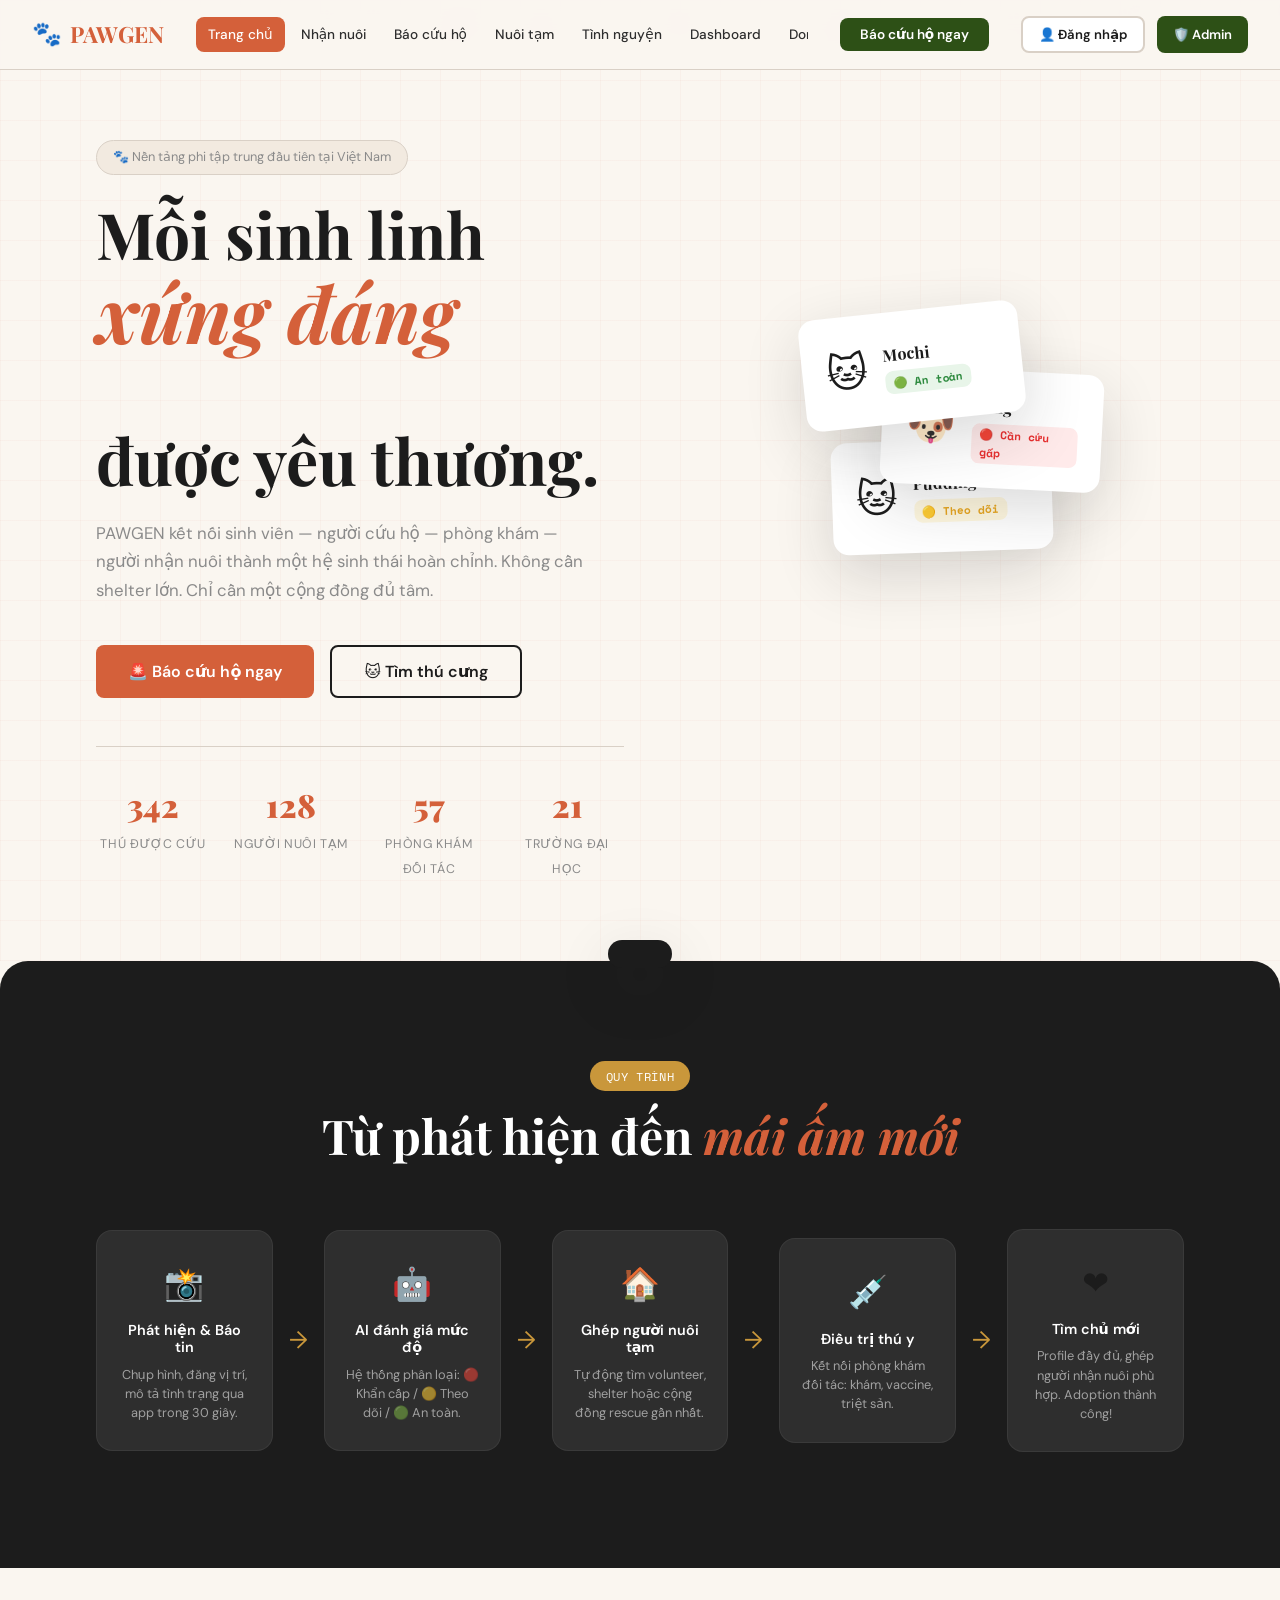
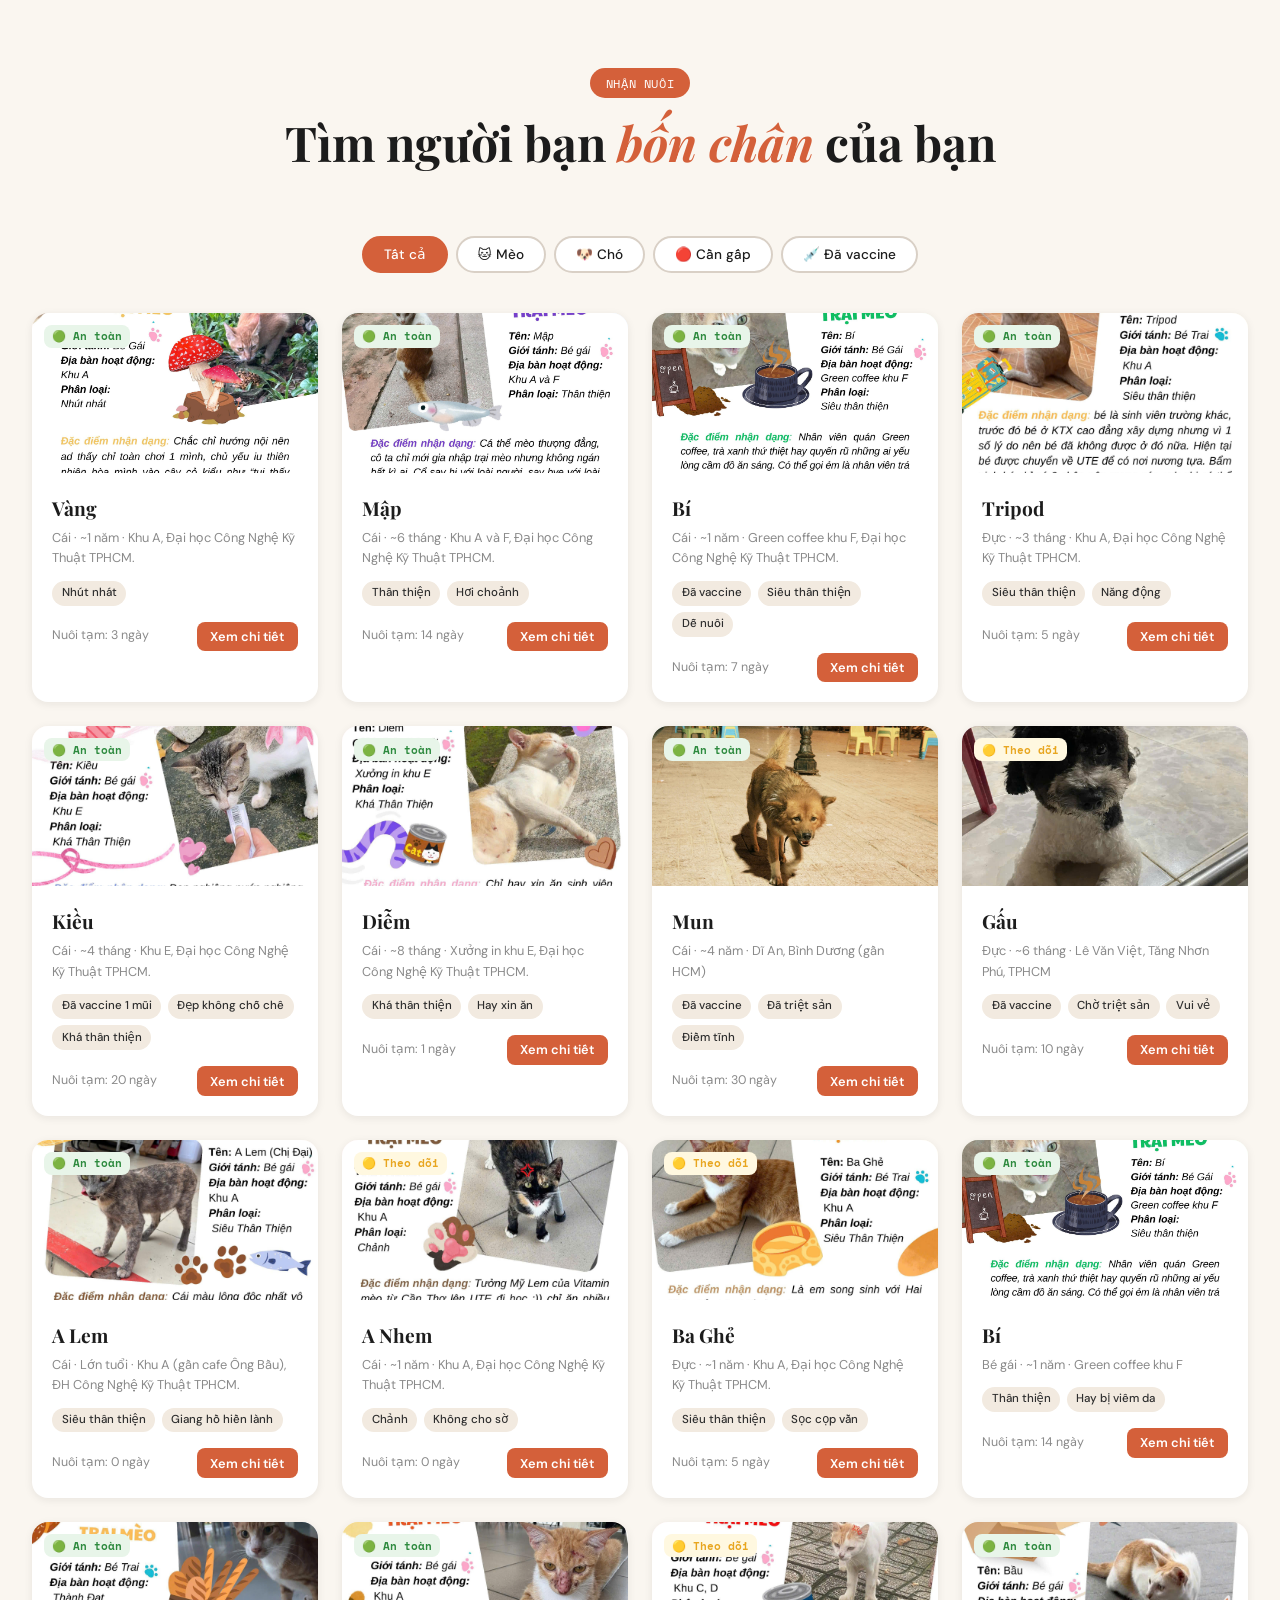
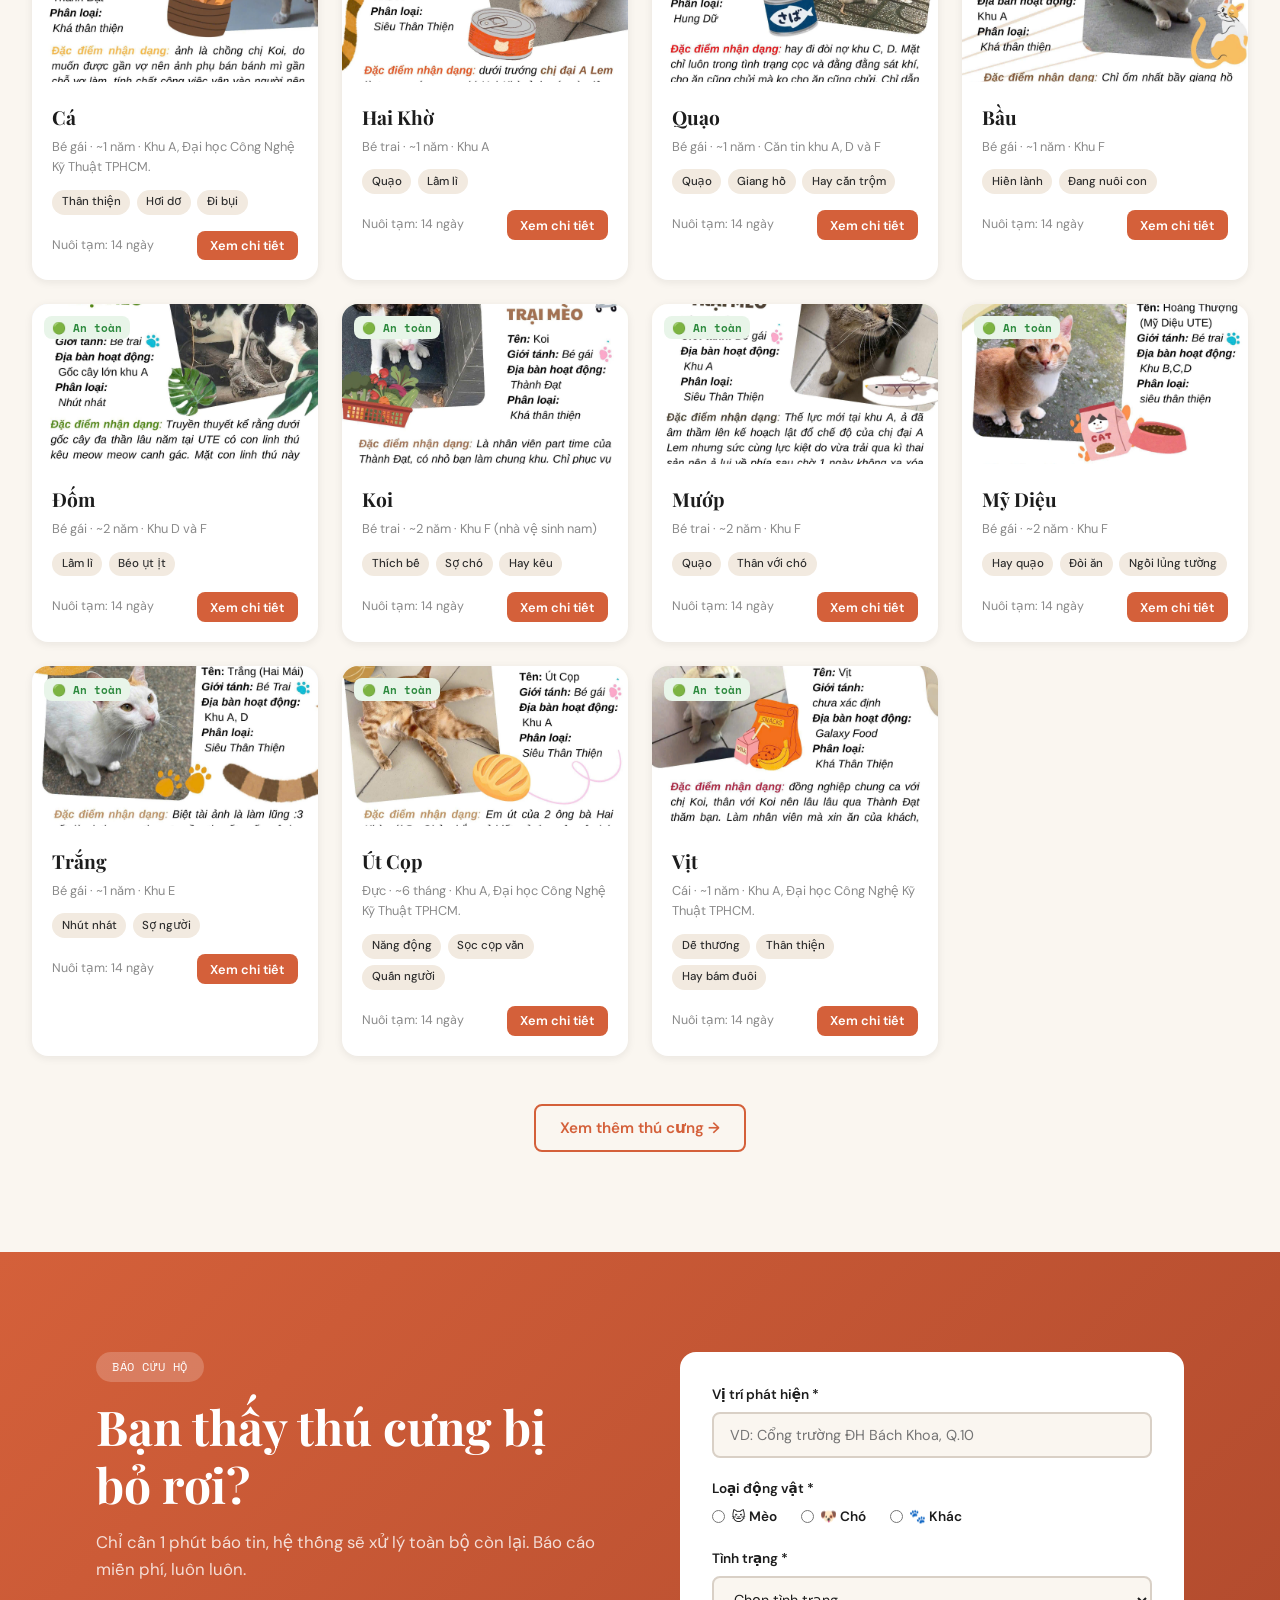
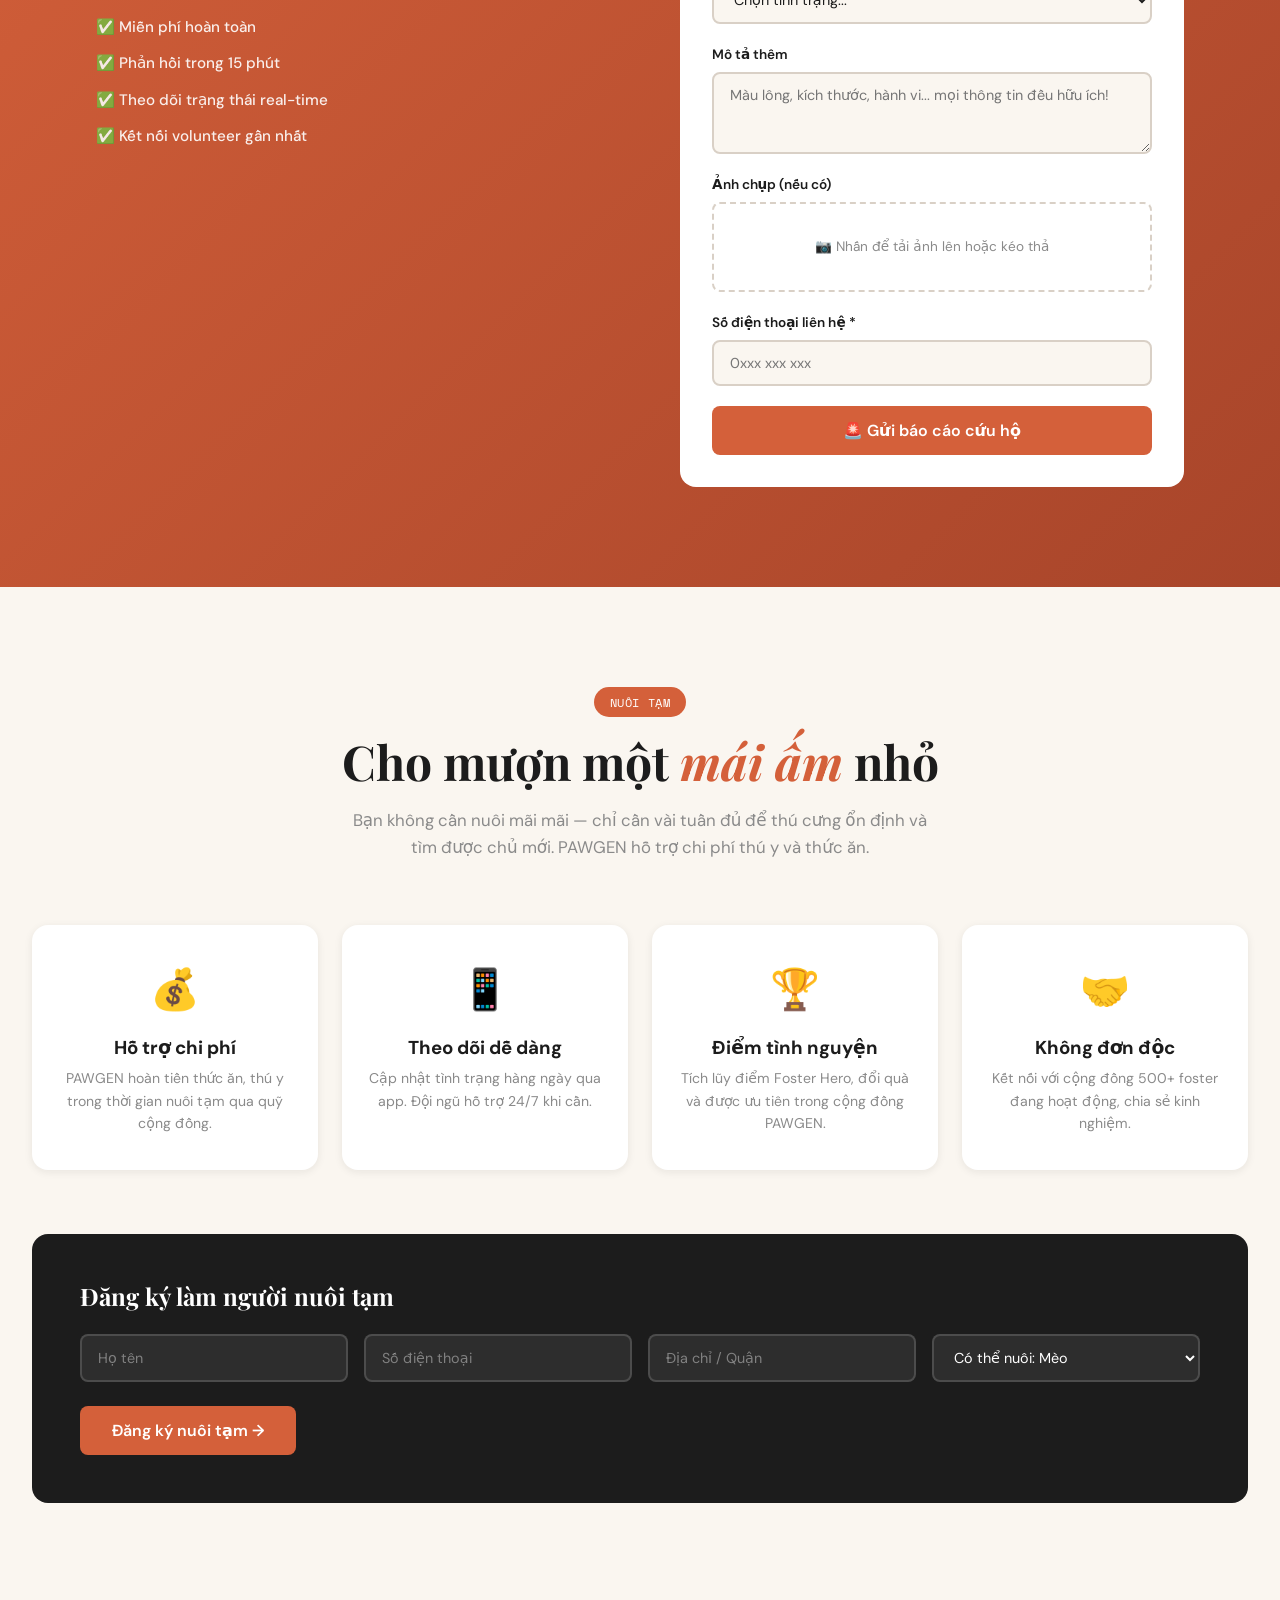
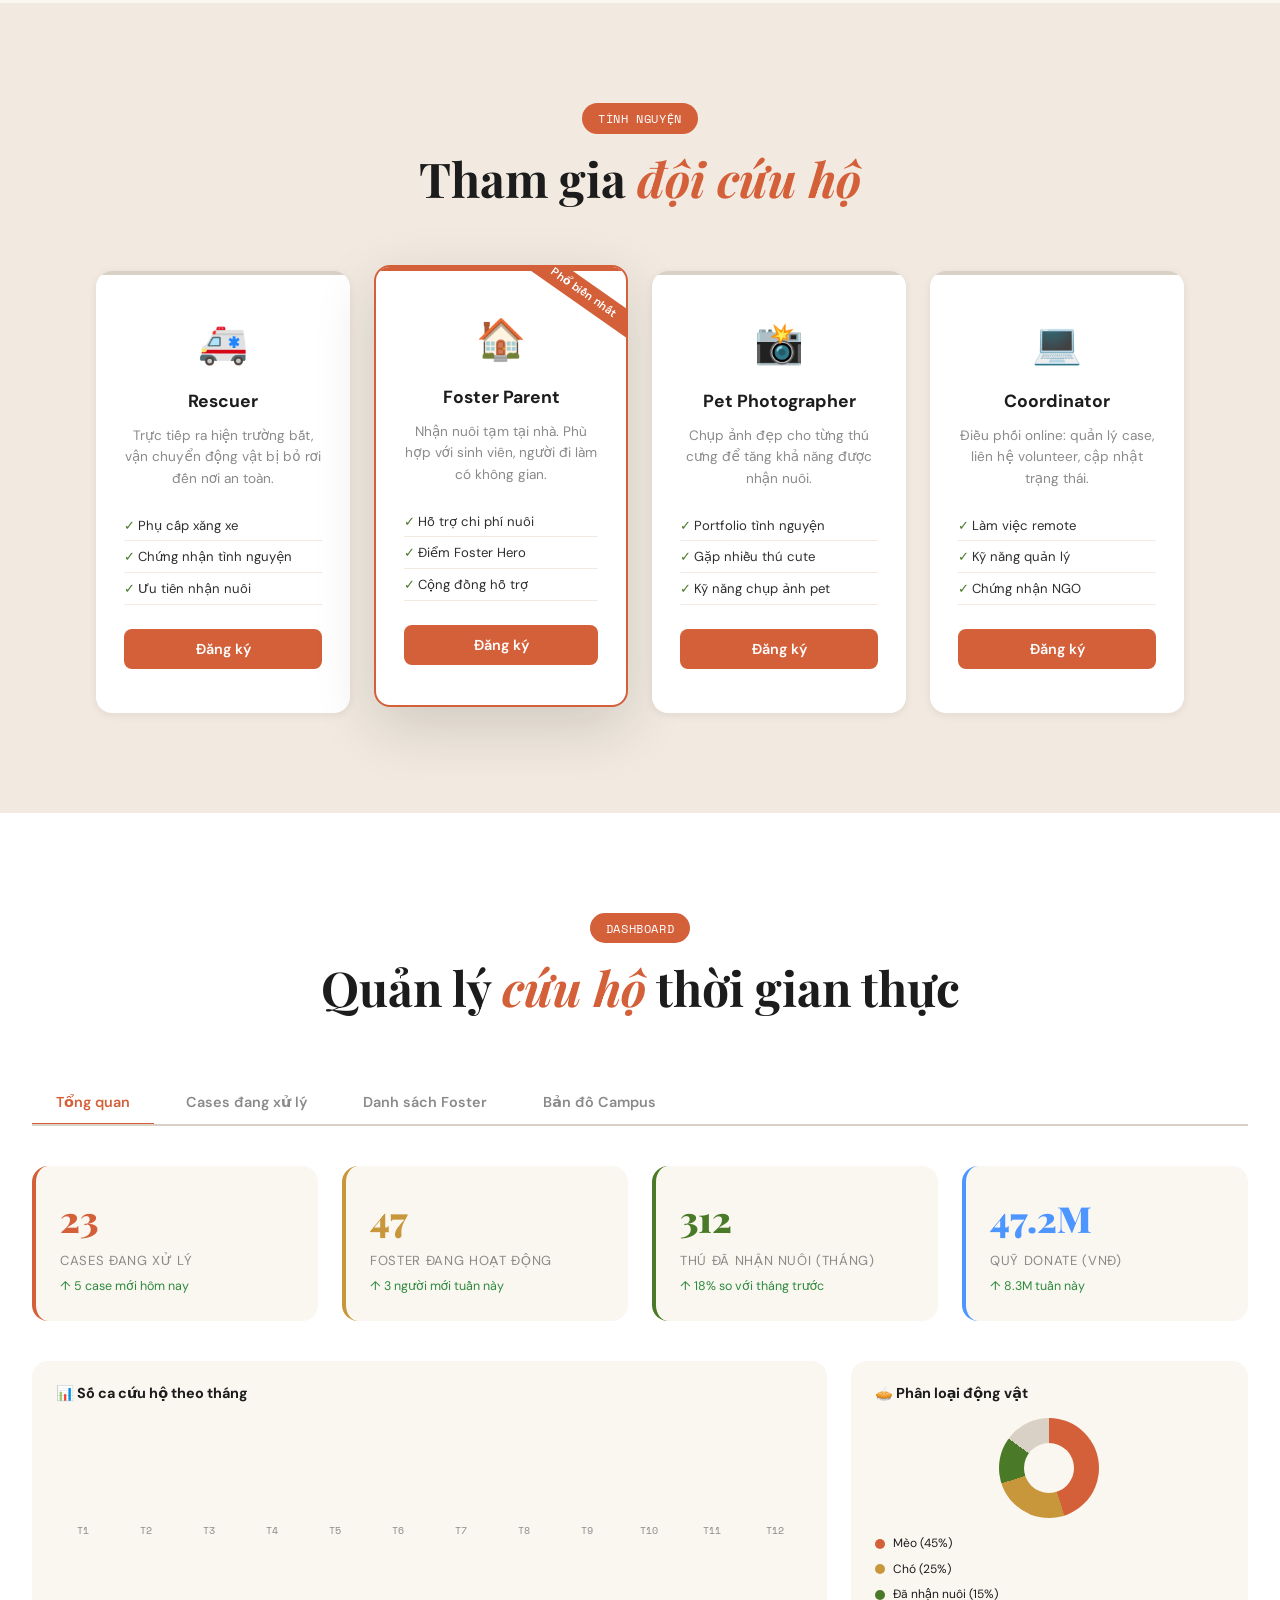
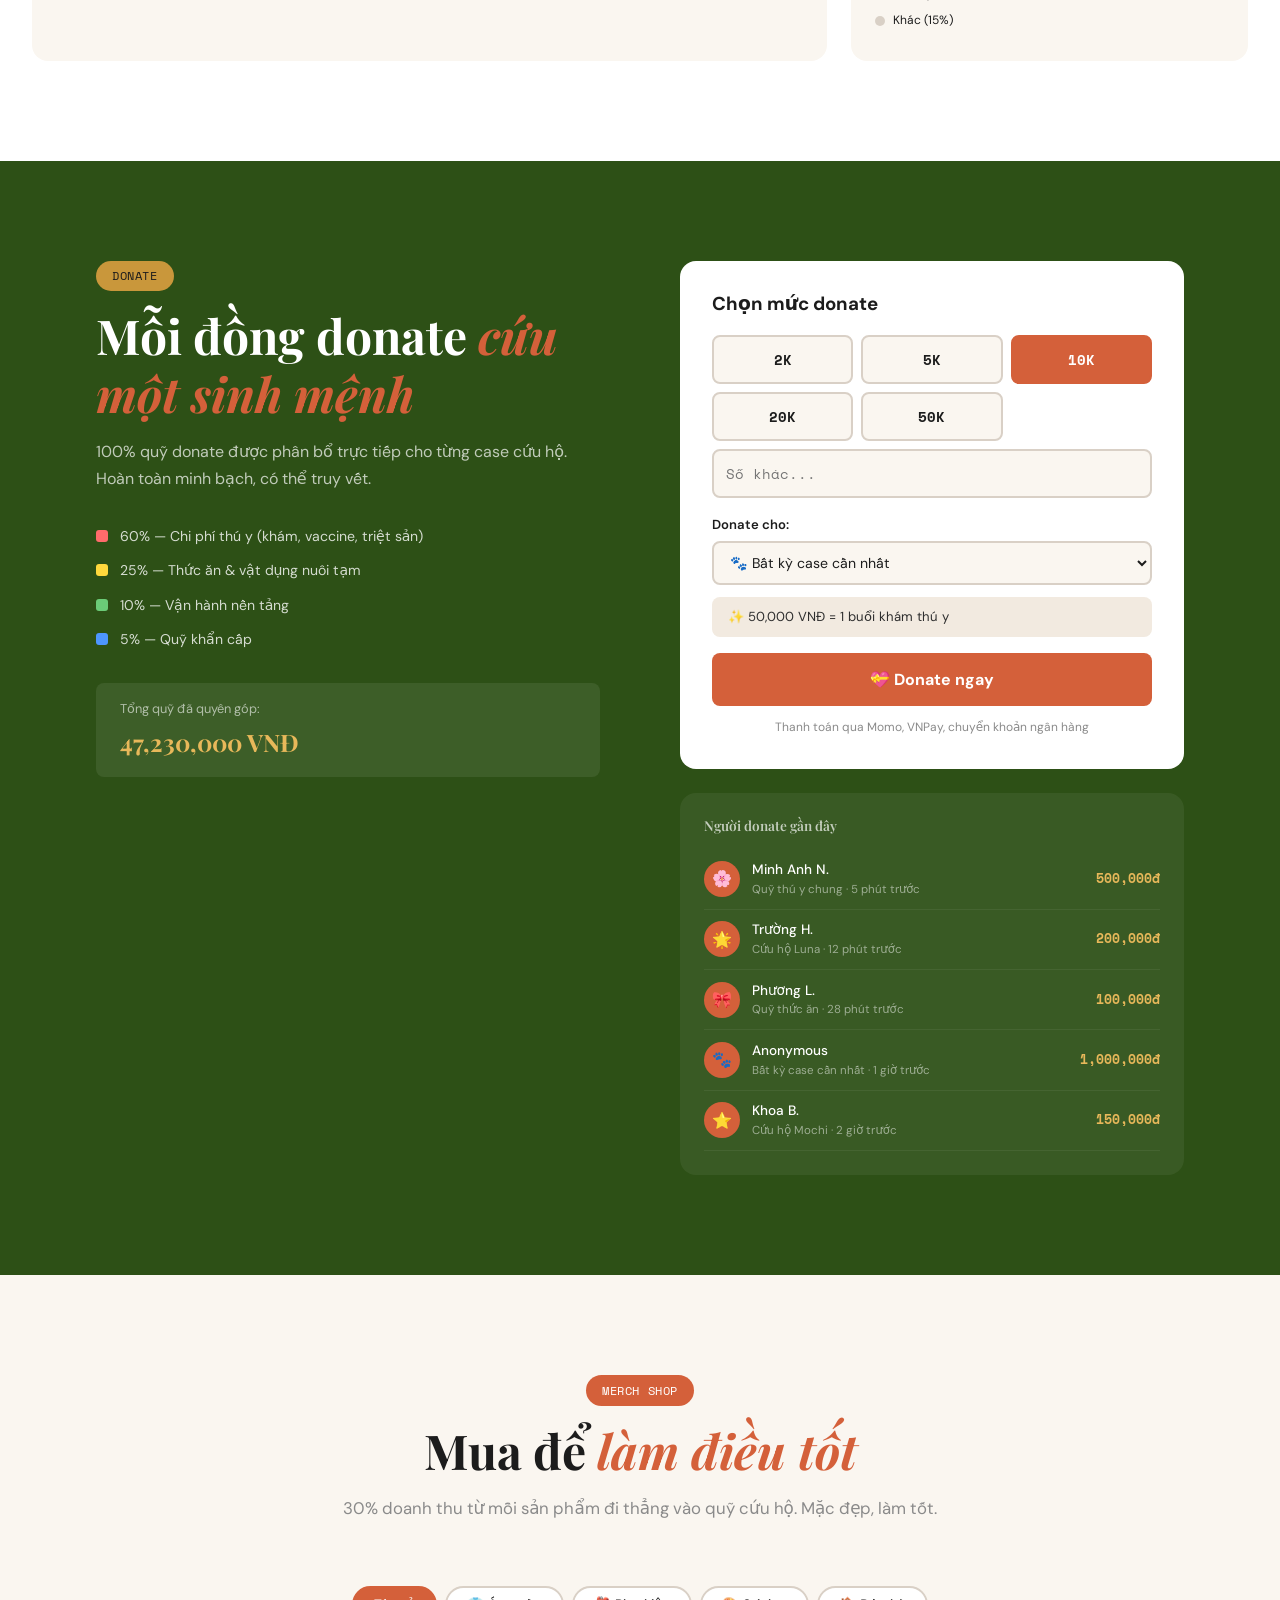
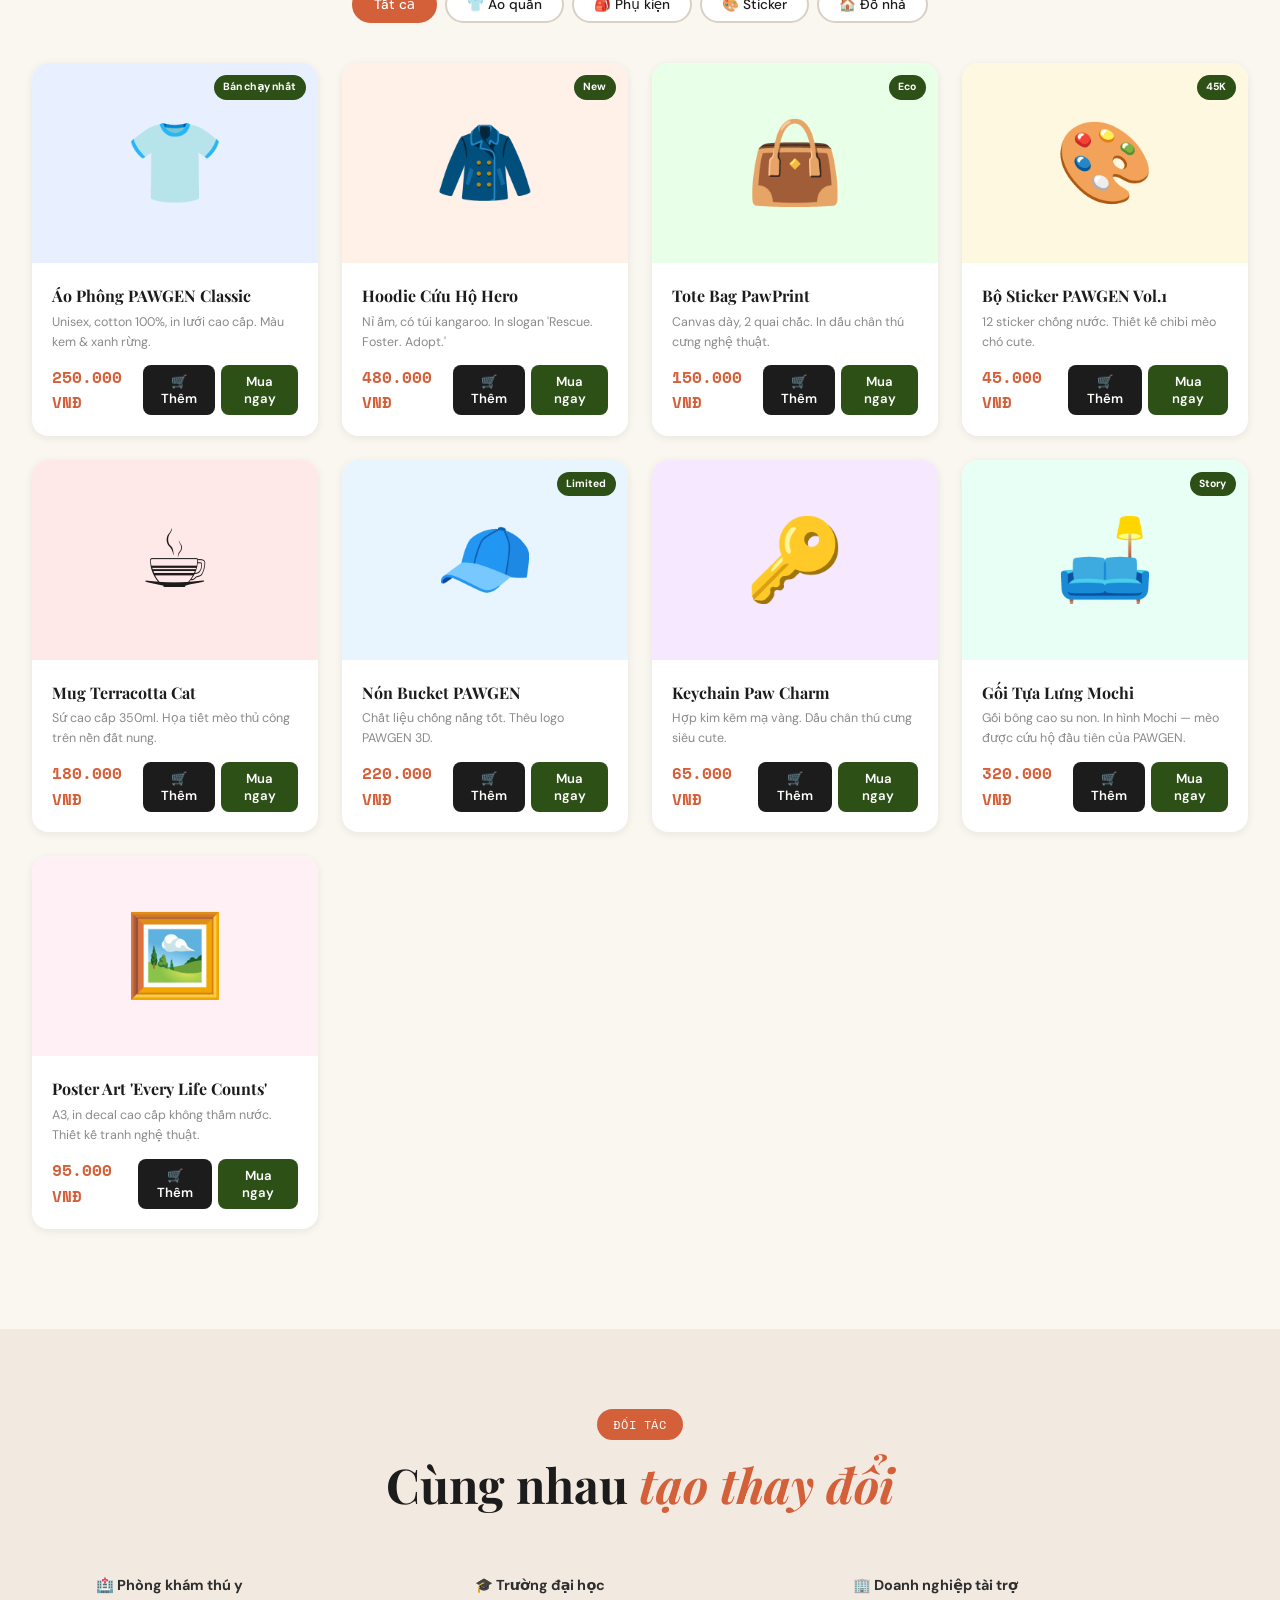
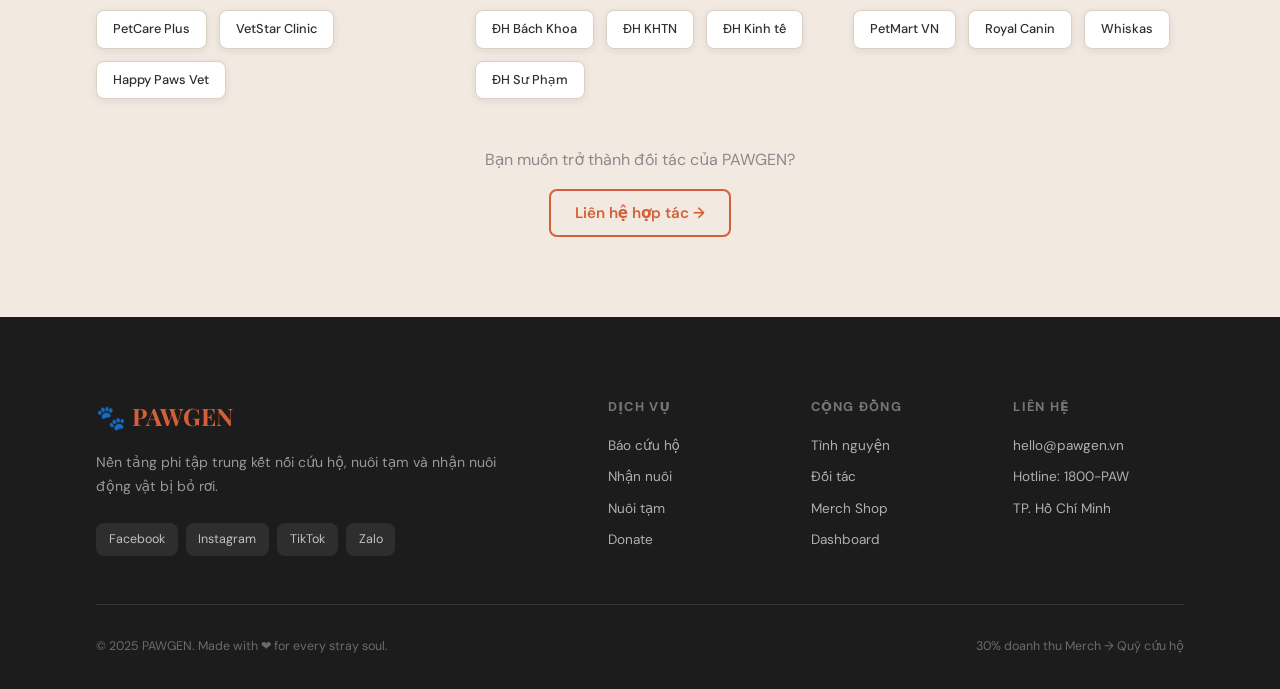
<file: index.html>
<!DOCTYPE html>
<html lang="vi">
<head>
  <meta charset="UTF-8" />
  <meta name="viewport" content="width=device-width, initial-scale=1.0"/>
  <title>PAWGEN — Kết nối trái tim, cứu sống sinh linh</title>
  <link rel="stylesheet" href="style.css" />
  <link rel="preconnect" href="https://fonts.googleapis.com">
  <link rel="preconnect" href="https://fonts.gstatic.com" crossorigin>
  <link href="https://fonts.googleapis.com/css2?family=Playfair+Display:ital,wght@0,400;0,700;0,900;1,400&family=DM+Sans:wght@300;400;500;600&family=Space+Mono:wght@400;700&display=swap" rel="stylesheet">
</head>
<body>

  <!-- NAV -->
  <nav id="navbar">
    <div class="nav-logo">
      <span class="paw-icon">🐾</span>
      <span class="logo-text">PAWGEN</span>
    </div>
    <div class="nav-links">
      <a href="#hero" class="nav-link active" data-section="hero">Trang chủ</a>
      <a href="#adopt" class="nav-link" data-section="adopt">Nhận nuôi</a>
      <a href="#rescue" class="nav-link" data-section="rescue">Báo cứu hộ</a>
      <a href="#foster" class="nav-link" data-section="foster">Nuôi tạm</a>
      <a href="#volunteer" class="nav-link" data-section="volunteer">Tình nguyện</a>
      <a href="#dashboard" class="nav-link" data-section="dashboard">Dashboard</a>
      <a href="#donate" class="nav-link" data-section="donate">Donate</a>
      <a href="#merch" class="nav-link" data-section="merch">Merch</a>
    </div>
    <button class="nav-cta" onclick="scrollToSection('rescue')">Báo cứu hộ ngay</button>
    <div id="navAuth"></div>
    <button class="hamburger" id="hamburger" aria-label="Menu">☰</button>
  </nav>

  <!-- MOBILE MENU -->
  <div class="mobile-menu" id="mobileMenu">
    <button class="mobile-close" id="mobileClose">✕</button>
    <a href="#hero" class="mobile-link" onclick="closeMobileMenu()">Trang chủ</a>
    <a href="#adopt" class="mobile-link" onclick="closeMobileMenu()">Nhận nuôi</a>
    <a href="#rescue" class="mobile-link" onclick="closeMobileMenu()">Báo cứu hộ</a>
    <a href="#foster" class="mobile-link" onclick="closeMobileMenu()">Nuôi tạm</a>
    <a href="#volunteer" class="mobile-link" onclick="closeMobileMenu()">Tình nguyện</a>
    <a href="#dashboard" class="mobile-link" onclick="closeMobileMenu()">Dashboard</a>
    <a href="#donate" class="mobile-link" onclick="closeMobileMenu()">Donate</a>
    <a href="#merch" class="mobile-link" onclick="closeMobileMenu()">Merch</a>
  </div>

  <!-- ===== HERO ===== -->
  <section id="hero" class="section hero-section">
    <div class="hero-bg-grid"></div>
    <div class="floating-paws" id="floatingPaws"></div>
    <div class="hero-content">
      <div class="hero-badge">🐾 Nền tảng phi tập trung đầu tiên tại Việt Nam</div>
      <h1 class="hero-title">
        Mỗi sinh linh<br/>
        <em>xứng đáng</em><br/>
        được yêu thương.
      </h1>
      <p class="hero-sub">PAWGEN kết nối sinh viên — người cứu hộ — phòng khám — người nhận nuôi thành một hệ sinh thái hoàn chỉnh. Không cần shelter lớn. Chỉ cần một cộng đồng đủ tâm.</p>
      <div class="hero-actions">
        <button class="btn-primary" onclick="scrollToSection('rescue')">🚨 Báo cứu hộ ngay</button>
        <button class="btn-secondary" onclick="scrollToSection('adopt')">🐱 Tìm thú cưng</button>
      </div>
      <div class="hero-stats">
        <div class="stat-item">
          <span class="stat-num" data-target="342">0</span>
          <span class="stat-label">Thú được cứu</span>
        </div>
        <div class="stat-item">
          <span class="stat-num" data-target="128">0</span>
          <span class="stat-label">Người nuôi tạm</span>
        </div>
        <div class="stat-item">
          <span class="stat-num" data-target="57">0</span>
          <span class="stat-label">Phòng khám đối tác</span>
        </div>
        <div class="stat-item">
          <span class="stat-num" data-target="21">0</span>
          <span class="stat-label">Trường đại học</span>
        </div>
      </div>
    </div>
    <div class="hero-visual">
      <div class="hero-card-stack">
        <div class="pet-card hero-card-1">
          <div class="pet-card-img">🐱</div>
          <div class="pet-card-info">
            <strong>Mochi</strong>
            <span class="tag tag-safe">🟢 An toàn</span>
          </div>
        </div>
        <div class="pet-card hero-card-2">
          <div class="pet-card-img">🐶</div>
          <div class="pet-card-info">
            <strong>Bông</strong>
            <span class="tag tag-urgent">🔴 Cần cứu gấp</span>
          </div>
        </div>
        <div class="pet-card hero-card-3">
          <div class="pet-card-img">🐱</div>
          <div class="pet-card-info">
            <strong>Pudding</strong>
            <span class="tag tag-watch">🟡 Theo dõi</span>
          </div>
        </div>
      </div>
    </div>
  </section>

  <!-- ===== HOW IT WORKS ===== -->
  <section id="how" class="section how-section">
    <div class="section-header">
      <div class="section-badge">Quy trình</div>
      <h2 class="section-title">Từ phát hiện đến <em>mái ấm mới</em></h2>
    </div>
    <div class="flow-steps">
      <div class="flow-step" data-step="1">
        <div class="step-icon">📸</div>
        <div class="step-body">
          <h3>Phát hiện & Báo tin</h3>
          <p>Chụp hình, đăng vị trí, mô tả tình trạng qua app trong 30 giây.</p>
        </div>
      </div>
      <div class="flow-arrow">→</div>
      <div class="flow-step" data-step="2">
        <div class="step-icon">🤖</div>
        <div class="step-body">
          <h3>AI đánh giá mức độ</h3>
          <p>Hệ thống phân loại: 🔴 Khẩn cấp / 🟡 Theo dõi / 🟢 An toàn.</p>
        </div>
      </div>
      <div class="flow-arrow">→</div>
      <div class="flow-step" data-step="3">
        <div class="step-icon">🏠</div>
        <div class="step-body">
          <h3>Ghép người nuôi tạm</h3>
          <p>Tự động tìm volunteer, shelter hoặc cộng đồng rescue gần nhất.</p>
        </div>
      </div>
      <div class="flow-arrow">→</div>
      <div class="flow-step" data-step="4">
        <div class="step-icon">💉</div>
        <div class="step-body">
          <h3>Điều trị thú y</h3>
          <p>Kết nối phòng khám đối tác: khám, vaccine, triệt sản.</p>
        </div>
      </div>
      <div class="flow-arrow">→</div>
      <div class="flow-step" data-step="5">
        <div class="step-icon">❤️</div>
        <div class="step-body">
          <h3>Tìm chủ mới</h3>
          <p>Profile đầy đủ, ghép người nhận nuôi phù hợp. Adoption thành công!</p>
        </div>
      </div>
    </div>
  </section>

  <!-- ===== ADOPT ===== -->
  <section id="adopt" class="section adopt-section">
    <div class="section-header">
      <div class="section-badge">Nhận nuôi</div>
      <h2 class="section-title">Tìm người bạn <em>bốn chân</em> của bạn</h2>
    </div>
    <div class="filter-bar">
      <button class="filter-btn active" data-filter="all">Tất cả</button>
      <button class="filter-btn" data-filter="cat">🐱 Mèo</button>
      <button class="filter-btn" data-filter="dog">🐶 Chó</button>
      <button class="filter-btn" data-filter="urgent">🔴 Cần gấp</button>
      <button class="filter-btn" data-filter="vaccinated">💉 Đã vaccine</button>
    </div>
    <div class="pets-grid" id="petsGrid">
      <!-- Injected by JS -->
    </div>
    <div class="section-cta">
      <button class="btn-outline" onclick="showMorePets()">Xem thêm thú cưng →</button>
    </div>
  </section>

  <!-- ===== RESCUE REPORT ===== -->
  <section id="rescue" class="section rescue-section">
    <div class="rescue-inner">
      <div class="rescue-left">
        <div class="section-badge">Báo cứu hộ</div>
        <h2 class="section-title">Bạn thấy thú cưng bị bỏ rơi?</h2>
        <p class="rescue-desc">Chỉ cần 1 phút báo tin, hệ thống sẽ xử lý toàn bộ còn lại. Báo cáo miễn phí, luôn luôn.</p>
        <div class="rescue-features">
          <div class="rescue-feat">✅ Miễn phí hoàn toàn</div>
          <div class="rescue-feat">✅ Phản hồi trong 15 phút</div>
          <div class="rescue-feat">✅ Theo dõi trạng thái real-time</div>
          <div class="rescue-feat">✅ Kết nối volunteer gần nhất</div>
        </div>
      </div>
      <div class="rescue-right">
        <form class="rescue-form" id="rescueForm">
          <div class="form-group">
            <label>Vị trí phát hiện *</label>
            <input type="text" id="rescueLocation" placeholder="VD: Cổng trường ĐH Bách Khoa, Q.10" required />
          </div>
          <div class="form-group">
            <label>Loại động vật *</label>
            <div class="radio-group">
              <label class="radio-label"><input type="radio" name="rescueType" value="cat" /> 🐱 Mèo</label>
              <label class="radio-label"><input type="radio" name="rescueType" value="dog" /> 🐶 Chó</label>
              <label class="radio-label"><input type="radio" name="rescueType" value="other" /> 🐾 Khác</label>
            </div>
          </div>
          <div class="form-group">
            <label>Tình trạng *</label>
            <select id="rescueCondition" required>
              <option value="">Chọn tình trạng...</option>
              <option value="urgent">🔴 Bị thương nặng, cần cứu ngay</option>
              <option value="watch">🟡 Có vẻ ốm, cần theo dõi</option>
              <option value="safe">🟢 Khỏe mạnh nhưng bị bỏ rơi</option>
              <option value="unknown">⚪ Không chắc chắn</option>
            </select>
          </div>
          <div class="form-group">
            <label>Mô tả thêm</label>
            <textarea id="rescueDesc" placeholder="Màu lông, kích thước, hành vi... mọi thông tin đều hữu ích!" rows="3"></textarea>
          </div>
          <div class="form-group">
            <label>Ảnh chụp (nếu có)</label>
            <div class="upload-zone" id="uploadZone">
              <span>📷 Nhấn để tải ảnh lên hoặc kéo thả</span>
              <input type="file" accept="image/*" style="display:none" id="fileInput"/>
            </div>
          </div>
          <div class="form-group">
            <label>Số điện thoại liên hệ *</label>
            <input type="tel" id="rescuePhone" placeholder="0xxx xxx xxx" required />
          </div>
          <button type="submit" class="btn-primary w-full">🚨 Gửi báo cáo cứu hộ</button>
        </form>
      </div>
    </div>
  </section>

  <!-- ===== FOSTER ===== -->
  <section id="foster" class="section foster-section">
    <div class="section-header">
      <div class="section-badge">Nuôi tạm</div>
      <h2 class="section-title">Cho mượn một <em>mái ấm</em> nhỏ</h2>
      <p class="section-sub">Bạn không cần nuôi mãi mãi — chỉ cần vài tuần đủ để thú cưng ổn định và tìm được chủ mới. PAWGEN hỗ trợ chi phí thú y và thức ăn.</p>
    </div>
    <div class="foster-grid">
      <div class="foster-card">
        <div class="foster-icon">💰</div>
        <h3>Hỗ trợ chi phí</h3>
        <p>PAWGEN hoàn tiền thức ăn, thú y trong thời gian nuôi tạm qua quỹ cộng đồng.</p>
      </div>
      <div class="foster-card">
        <div class="foster-icon">📱</div>
        <h3>Theo dõi dễ dàng</h3>
        <p>Cập nhật tình trạng hàng ngày qua app. Đội ngũ hỗ trợ 24/7 khi cần.</p>
      </div>
      <div class="foster-card">
        <div class="foster-icon">🏆</div>
        <h3>Điểm tình nguyện</h3>
        <p>Tích lũy điểm Foster Hero, đổi quà và được ưu tiên trong cộng đồng PAWGEN.</p>
      </div>
      <div class="foster-card">
        <div class="foster-icon">🤝</div>
        <h3>Không đơn độc</h3>
        <p>Kết nối với cộng đồng 500+ foster đang hoạt động, chia sẻ kinh nghiệm.</p>
      </div>
    </div>
    <div class="foster-cta">
      <form class="foster-signup" id="fosterForm">
        <h3>Đăng ký làm người nuôi tạm</h3>
        <div class="foster-form-row">
          <input type="text" id="fosterName" placeholder="Họ tên" required />
          <input type="tel" id="fosterPhone" placeholder="Số điện thoại" required />
          <input type="text" id="fosterArea" placeholder="Địa chỉ / Quận" required />
          <select id="fosterType">
            <option>Có thể nuôi: Mèo</option>
            <option>Có thể nuôi: Chó</option>
            <option>Có thể nuôi: Cả hai</option>
          </select>
        </div>
        <button type="submit" class="btn-primary">Đăng ký nuôi tạm →</button>
      </form>
    </div>
  </section>

  <!-- ===== VOLUNTEER ===== -->
  <section id="volunteer" class="section volunteer-section">
    <div class="section-header">
      <div class="section-badge">Tình nguyện</div>
      <h2 class="section-title">Tham gia <em>đội cứu hộ</em></h2>
    </div>
    <div class="volunteer-roles">
      <div class="role-card" data-role="rescuer">
        <div class="role-icon">🚑</div>
        <h3>Rescuer</h3>
        <p>Trực tiếp ra hiện trường bắt, vận chuyển động vật bị bỏ rơi đến nơi an toàn.</p>
        <ul class="role-perks">
          <li>Phụ cấp xăng xe</li>
          <li>Chứng nhận tình nguyện</li>
          <li>Ưu tiên nhận nuôi</li>
        </ul>
        <button class="btn-role" onclick="openVolunteerModal('Rescuer')">Đăng ký</button>
      </div>
      <div class="role-card featured" data-role="foster">
        <div class="role-badge-top">Phổ biến nhất</div>
        <div class="role-icon">🏠</div>
        <h3>Foster Parent</h3>
        <p>Nhận nuôi tạm tại nhà. Phù hợp với sinh viên, người đi làm có không gian.</p>
        <ul class="role-perks">
          <li>Hỗ trợ chi phí nuôi</li>
          <li>Điểm Foster Hero</li>
          <li>Cộng đồng hỗ trợ</li>
        </ul>
        <button class="btn-role" onclick="scrollToSection('foster')">Đăng ký</button>
      </div>
      <div class="role-card" data-role="photographer">
        <div class="role-icon">📸</div>
        <h3>Pet Photographer</h3>
        <p>Chụp ảnh đẹp cho từng thú cưng để tăng khả năng được nhận nuôi.</p>
        <ul class="role-perks">
          <li>Portfolio tình nguyện</li>
          <li>Gặp nhiều thú cute</li>
          <li>Kỹ năng chụp ảnh pet</li>
        </ul>
        <button class="btn-role" onclick="openVolunteerModal('Photographer')">Đăng ký</button>
      </div>
      <div class="role-card" data-role="admin">
        <div class="role-icon">💻</div>
        <h3>Coordinator</h3>
        <p>Điều phối online: quản lý case, liên hệ volunteer, cập nhật trạng thái.</p>
        <ul class="role-perks">
          <li>Làm việc remote</li>
          <li>Kỹ năng quản lý</li>
          <li>Chứng nhận NGO</li>
        </ul>
        <button class="btn-role" onclick="openVolunteerModal('Coordinator')">Đăng ký</button>
      </div>
    </div>
  </section>

  <!-- ===== DASHBOARD ===== -->
  <section id="dashboard" class="section dashboard-section">
    <div class="section-header">
      <div class="section-badge">Dashboard</div>
      <h2 class="section-title">Quản lý <em>cứu hộ</em> thời gian thực</h2>
    </div>
    <div class="dashboard-tabs">
      <button class="dash-tab active" data-tab="overview">Tổng quan</button>
      <button class="dash-tab" data-tab="cases">Cases đang xử lý</button>
      <button class="dash-tab" data-tab="fosters">Danh sách Foster</button>
      <button class="dash-tab" data-tab="campus">Bản đồ Campus</button>
    </div>
    <div class="dashboard-content" id="dashboardContent">
      <!-- Injected by JS -->
    </div>
  </section>

  <!-- ===== DONATE ===== -->
  <section id="donate" class="section donate-section">
    <div class="donate-inner">
      <div class="donate-left">
        <div class="section-badge">Donate</div>
        <h2 class="section-title">Mỗi đồng donate <em>cứu một sinh mệnh</em></h2>
        <p>100% quỹ donate được phân bổ trực tiếp cho từng case cứu hộ. Hoàn toàn minh bạch, có thể truy vết.</p>
        <div class="donate-breakdown">
          <div class="breakdown-item">
            <span class="breakdown-color" style="background:#FF6B6B"></span>
            <span>60% — Chi phí thú y (khám, vaccine, triệt sản)</span>
          </div>
          <div class="breakdown-item">
            <span class="breakdown-color" style="background:#FFD93D"></span>
            <span>25% — Thức ăn & vật dụng nuôi tạm</span>
          </div>
          <div class="breakdown-item">
            <span class="breakdown-color" style="background:#6BCB77"></span>
            <span>10% — Vận hành nền tảng</span>
          </div>
          <div class="breakdown-item">
            <span class="breakdown-color" style="background:#4D96FF"></span>
            <span>5% — Quỹ khẩn cấp</span>
          </div>
        </div>
        <div class="donate-total">
          <span class="donate-total-label">Tổng quỹ đã quyên góp:</span>
          <span class="donate-total-num">47,230,000 VNĐ</span>
        </div>
      </div>
      <div class="donate-right">
        <div class="donate-card-selector">
          <h3>Chọn mức donate</h3>
          <div class="donate-amounts">
            <button class="donate-amt" data-amt="2000">2K</button>
            <button class="donate-amt" data-amt="5000">5K</button>
            <button class="donate-amt active" data-amt="10000">10K</button>
            <button class="donate-amt" data-amt="20000">20K</button>
            <button class="donate-amt" data-amt="50000">50K</button>
            
            
            
            
            
            <input type="number" class="donate-custom" placeholder="Số khác..." id="customDonate"/>
          </div>
          <div class="donate-purpose">
            <label>Donate cho:</label>
            <select id="donatePurpose">
              <option>🐾 Bất kỳ case cần nhất</option>
              <option>🔴 Chỉ case khẩn cấp</option>
              <option>💉 Quỹ thú y</option>
              <option>🍚 Quỹ thức ăn</option>
            </select>
          </div>
          <div class="donate-impact" id="donateImpact">
            <span>✨ 50,000 VNĐ = 1 buổi khám thú y</span>
          </div>
          <button class="btn-donate" id="donateBtn">💝 Donate ngay</button>
          <p class="donate-note">Thanh toán qua Momo, VNPay, chuyển khoản ngân hàng</p>
        </div>
        <div class="recent-donors">
          <h4>Người donate gần đây</h4>
          <div class="donor-list" id="donorList">
            <!-- Injected by JS -->
          </div>
        </div>
      </div>
    </div>
  </section>

  <!-- ===== MERCH ===== -->
  <section id="merch" class="section merch-section">
    <div class="section-header">
      <div class="section-badge">Merch Shop</div>
      <h2 class="section-title">Mua để <em>làm điều tốt</em></h2>
      <p class="section-sub">30% doanh thu từ mỗi sản phẩm đi thẳng vào quỹ cứu hộ. Mặc đẹp, làm tốt.</p>
    </div>
    <div class="merch-filter">
      <button class="filter-btn active" data-mfilter="all">Tất cả</button>
      <button class="filter-btn" data-mfilter="apparel">👕 Áo quần</button>
      <button class="filter-btn" data-mfilter="accessory">🎒 Phụ kiện</button>
      <button class="filter-btn" data-mfilter="sticker">🎨 Sticker</button>
      <button class="filter-btn" data-mfilter="homeware">🏠 Đồ nhà</button>
    </div>
    <div class="merch-grid" id="merchGrid">
      <!-- Injected by JS -->
    </div>
    <div class="merch-cart-float" id="cartFloat" style="display:none">
      <span>🛒 <span id="cartCount">0</span> sản phẩm</span>
      <button onclick="openCart()">Xem giỏ hàng →</button>
    </div>
  </section>

  <!-- ===== PARTNERS ===== -->
  <section id="partners" class="section partners-section">
    <div class="section-header">
      <div class="section-badge">Đối tác</div>
      <h2 class="section-title">Cùng nhau <em>tạo thay đổi</em></h2>
    </div>
    <div class="partner-categories">
      <div class="partner-cat">
        <h4>🏥 Phòng khám thú y</h4>
        <div class="partner-logos">
          <div class="partner-logo">PetCare Plus</div>
          <div class="partner-logo">VetStar Clinic</div>
          <div class="partner-logo">Happy Paws Vet</div>
        </div>
      </div>
      <div class="partner-cat">
        <h4>🎓 Trường đại học</h4>
        <div class="partner-logos">
          <div class="partner-logo">ĐH Bách Khoa</div>
          <div class="partner-logo">ĐH KHTN</div>
          <div class="partner-logo">ĐH Kinh tế</div>
          <div class="partner-logo">ĐH Sư Phạm</div>
        </div>
      </div>
      <div class="partner-cat">
        <h4>🏢 Doanh nghiệp tài trợ</h4>
        <div class="partner-logos">
          <div class="partner-logo">PetMart VN</div>
          <div class="partner-logo">Royal Canin</div>
          <div class="partner-logo">Whiskas</div>
        </div>
      </div>
    </div>
    <div class="become-partner">
      <p>Bạn muốn trở thành đối tác của PAWGEN?</p>
      <button class="btn-outline" onclick="openPartnerModal()">Liên hệ hợp tác →</button>
    </div>
  </section>

  <!-- ===== FOOTER ===== -->
  <footer class="footer">
    <div class="footer-inner">
      <div class="footer-brand">
        <div class="footer-logo">🐾 PAWGEN</div>
        <p>Nền tảng phi tập trung kết nối cứu hộ, nuôi tạm và nhận nuôi động vật bị bỏ rơi.</p>
        <div class="footer-socials">
          <a href="#" class="social-btn">Facebook</a>
          <a href="#" class="social-btn">Instagram</a>
          <a href="#" class="social-btn">TikTok</a>
          <a href="#" class="social-btn">Zalo</a>
        </div>
      </div>
      <div class="footer-links">
        <div class="footer-col">
          <h5>Dịch vụ</h5>
          <a href="#rescue">Báo cứu hộ</a>
          <a href="#adopt">Nhận nuôi</a>
          <a href="#foster">Nuôi tạm</a>
          <a href="#donate">Donate</a>
        </div>
        <div class="footer-col">
          <h5>Cộng đồng</h5>
          <a href="#volunteer">Tình nguyện</a>
          <a href="#partners">Đối tác</a>
          <a href="#merch">Merch Shop</a>
          <a href="#dashboard">Dashboard</a>
        </div>
        <div class="footer-col">
          <h5>Liên hệ</h5>
          <a href="#">hello@pawgen.vn</a>
          <a href="#">Hotline: 1800-PAW</a>
          <a href="#">TP. Hồ Chí Minh</a>
        </div>
      </div>
    </div>
    <div class="footer-bottom">
      <span>© 2025 PAWGEN. Made with ❤️ for every stray soul.</span>
      <span>30% doanh thu Merch → Quỹ cứu hộ</span>
    </div>
  </footer>

  <!-- ===== MODALS ===== -->
  <!-- Volunteer Modal -->
  <div class="modal-overlay" id="volunteerModal">
    <div class="modal">
      <button class="modal-close" onclick="closeModal('volunteerModal')">✕</button>
      <h3>Đăng ký tình nguyện: <span id="volunteerRole"></span></h3>
      <form id="volunteerForm">
        <div class="form-group"><label>Họ tên *</label><input type="text" id="volName" required/></div>
        <div class="form-group"><label>Email *</label><input type="email" id="volEmail" required/></div>
        <div class="form-group"><label>Số điện thoại *</label><input type="tel" id="volPhone" required/></div>
        <div class="form-group"><label>Quận / Khu vực</label><input type="text" id="volArea"/></div>
        <div class="form-group"><label>Thời gian có thể</label>
          <div class="checkbox-group">
            <label><input type="checkbox" id="volTimeSang"/> Buổi sáng</label>
            <label><input type="checkbox" id="volTimeChieu"/> Buổi chiều</label>
            <label><input type="checkbox" id="volTimeToi"/> Buổi tối</label>
            <label><input type="checkbox" id="volTimeCuoiTuan"/> Cuối tuần</label>
          </div>
        </div>
        <button type="submit" class="btn-primary w-full">Gửi đơn đăng ký</button>
      </form>
    </div>
  </div>

  <!-- Pet Detail Modal -->
  <div class="modal-overlay" id="petModal">
    <div class="modal modal-wide">
      <button class="modal-close" onclick="closeModal('petModal')">✕</button>
      <div id="petModalContent"></div>
    </div>
  </div>

  <!-- Cart Modal -->
  <div class="modal-overlay" id="cartModal">
    <div class="modal">
      <button class="modal-close" onclick="closeModal('cartModal')">✕</button>
      <h3>🛒 Giỏ hàng của bạn</h3>
      <div id="cartContent"></div>
      <div class="cart-footer" id="cartFooter"></div>
    </div>
  </div>

  <!-- Toast notification -->
  <div class="toast" id="toast"></div>

  <script src="app.js"></script>
</body>
</html>
</file>
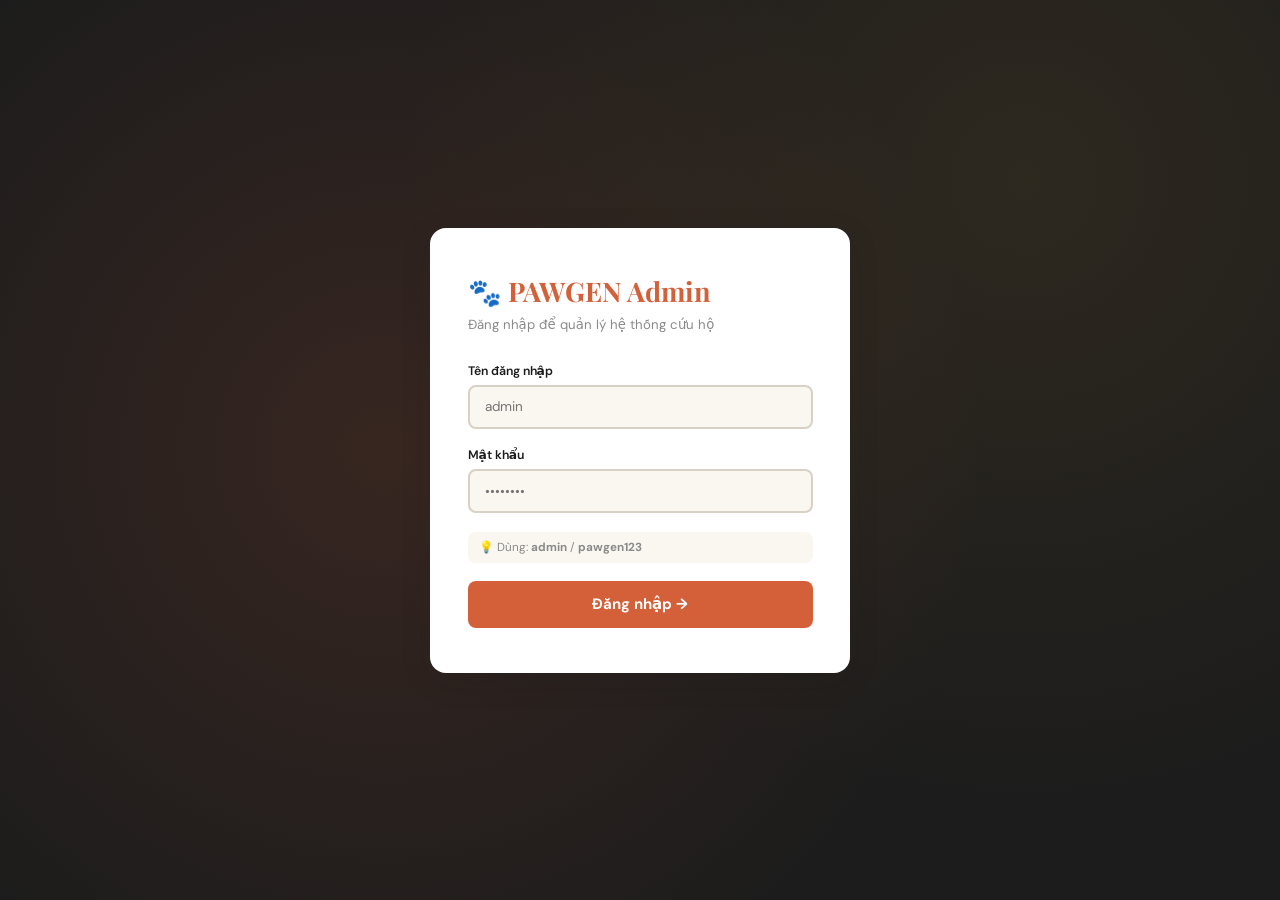
<file: admin.html>
<!DOCTYPE html>
<html lang="vi">
<head>
  <meta charset="UTF-8"/>
  <meta name="viewport" content="width=device-width, initial-scale=1.0"/>
  <title>PAWGEN Admin — Quản lý cứu hộ</title>
  <link rel="stylesheet" href="admin.css"/>
  <link href="https://fonts.googleapis.com/css2?family=Playfair+Display:ital,wght@0,700;1,400&family=DM+Sans:wght@300;400;500;600;700&family=Space+Mono:wght@400;700&display=swap" rel="stylesheet">
</head>
<body>

  <!-- LOGIN SCREEN -->
  <div class="login-screen" id="loginScreen">
    <div class="login-box">
      <div class="login-logo">🐾 PAWGEN Admin</div>
      <p class="login-sub">Đăng nhập để quản lý hệ thống cứu hộ</p>
      <form id="loginForm">
        <div class="lform-group">
          <label>Tên đăng nhập</label>
          <input type="text" id="loginUser" placeholder="admin" autocomplete="off"/>
        </div>
        <div class="lform-group">
          <label>Mật khẩu</label>
          <input type="password" id="loginPass" placeholder="••••••••"/>
        </div>
        <div class="login-hint">💡 Dùng: <strong>admin</strong> / <strong>pawgen123</strong></div>
        <button type="submit" class="btn-login">Đăng nhập →</button>
        <div class="login-error" id="loginError">Sai tên đăng nhập hoặc mật khẩu!</div>
      </form>
    </div>
  </div>

  <!-- ADMIN APP -->
  <div class="admin-app" id="adminApp" style="display:none">

    <!-- SIDEBAR -->
    <aside class="sidebar" id="sidebar">
      <div class="sidebar-logo">
        <span>🐾</span>
        <span>PAWGEN</span>
        <span class="admin-chip">Admin</span>
      </div>

      <nav class="sidebar-nav">
        <div class="nav-section-label">Tổng quan</div>
        <a class="sidebar-link active" data-page="overview">
          <span class="sicon">📊</span> Dashboard
        </a>

        <div class="nav-section-label">Cứu hộ</div>
        <a class="sidebar-link" data-page="pending">
          <span class="sicon">⏳</span> Duyệt báo cáo
          <span class="badge-count" id="pendingCount">0</span>
        </a>
        <a class="sidebar-link" data-page="approved">
          <span class="sicon">✅</span> Đã duyệt
        </a>
        <a class="sidebar-link" data-page="rejected">
          <span class="sicon">❌</span> Đã từ chối
        </a>

        <div class="nav-section-label">Quản lý</div>
        <a class="sidebar-link" data-page="add">
          <span class="sicon">➕</span> Thêm thú cưng
        </a>
        <a class="sidebar-link" data-page="fosters">
          <span class="sicon">🏠</span> Người nuôi tạm
        </a>
        <a class="sidebar-link" data-page="merch">
          <span class="sicon">🛍️</span> Quản lý Merch
        </a>
        <a class="sidebar-link" data-page="orders">
          <span class="sicon">📦</span> Đơn hàng
          <span class="badge-count" id="ordersCount" style="display:none">0</span>
        </a>
        <a class="sidebar-link" data-page="volunteers">
          <span class="sicon">🙋</span> Tình nguyện viên
        </a>
      </nav>

      <div class="sidebar-user">
        <div class="sidebar-avatar">👤</div>
        <div>
          <div class="sidebar-username">Admin PAWGEN</div>
          <div class="sidebar-role">Quản trị viên</div>
        </div>
        <button class="btn-logout" onclick="logout()" title="Đăng xuất">⏻</button>
      </div>
    </aside>

    <!-- MAIN CONTENT -->
    <main class="admin-main" id="adminMain">

      <!-- TOP BAR -->
      <header class="topbar">
        <button class="sidebar-toggle" id="sidebarToggle">☰</button>
        <div class="topbar-title" id="topbarTitle">Dashboard</div>
        <div class="topbar-right">
          <div class="notif-bell" onclick="showToast('🔔 Không có thông báo mới!')">
            🔔 <span class="notif-dot"></span>
          </div>
          <a href="index.html" target="_blank" class="btn-view-site">Xem trang chủ →</a>
        </div>
      </header>

      <!-- PAGE CONTENT -->
      <div class="page-content" id="pageContent">
        <!-- Injected by JS -->
      </div>
    </main>
  </div>

  <!-- DETAIL MODAL -->
  <div class="modal-overlay" id="detailModal">
    <div class="modal">
      <button class="modal-close" onclick="closeModal()">✕</button>
      <div id="modalContent"></div>
    </div>
  </div>

  <!-- TOAST -->
  <div class="toast" id="toast"></div>

  <script src="admin.js"></script>
</body>
</html>
</file>
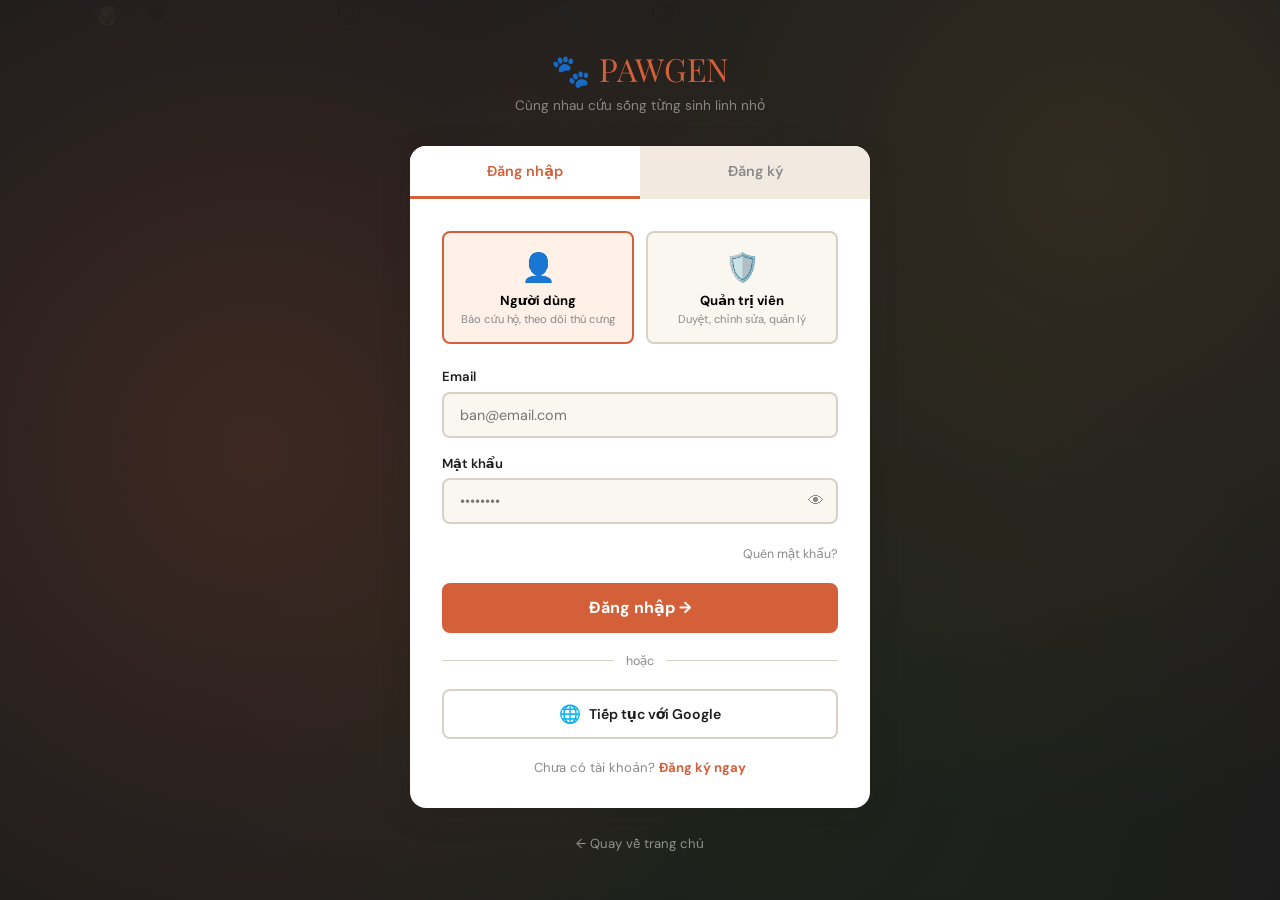
<file: auth.html>
<!DOCTYPE html>
<html lang="vi">
<head>
  <meta charset="UTF-8"/>
  <meta name="viewport" content="width=device-width, initial-scale=1.0"/>
  <title>PAWGEN — Đăng nhập / Đăng ký</title>
  <link href="https://fonts.googleapis.com/css2?family=Playfair+Display:ital,wght@0,700;1,400&family=DM+Sans:wght@300;400;500;600;700&family=Space+Mono:wght@400;700&display=swap" rel="stylesheet">
  <style>
    :root {
      --cream: #FAF6F0;
      --cream-2: #F2EAE0;
      --terracotta: #D4603A;
      --terracotta-dark: #A8452A;
      --forest: #2D5016;
      --forest-light: #4A7A28;
      --gold: #C9973B;
      --charcoal: #1C1C1C;
      --mid-gray: #8A8A8A;
      --light-gray: #D9D0C6;
      --white: #FFFFFF;
      --red: #E83030;
      --green: #2D8A3E;
      --font-body: 'DM Sans', system-ui, sans-serif;
      --font-display: 'Playfair Display', serif;
      --font-mono: 'Space Mono', monospace;
      --radius-sm: 8px;
      --radius-md: 16px;
      --shadow-md: 0 8px 32px rgba(28,28,28,0.12);
      --transition: all 0.25s cubic-bezier(0.4,0,0.2,1);
    }

    *, *::before, *::after { box-sizing: border-box; margin: 0; padding: 0; }
    body {
      font-family: var(--font-body);
      background: var(--charcoal);
      min-height: 100vh;
      display: flex;
      align-items: center;
      justify-content: center;
      padding: 2rem;
      background-image:
        radial-gradient(circle at 20% 50%, rgba(212,96,58,0.18) 0%, transparent 55%),
        radial-gradient(circle at 85% 20%, rgba(201,151,59,0.12) 0%, transparent 50%),
        radial-gradient(circle at 60% 85%, rgba(45,80,22,0.15) 0%, transparent 50%);
    }

    /* floating paws bg */
    .bg-paws { position: fixed; inset: 0; pointer-events: none; z-index: 0; overflow: hidden; }
    .bg-paw { position: absolute; font-size: 1.5rem; opacity: 0.04; animation: floatUp linear infinite; }
    @keyframes floatUp {
      0% { transform: translateY(110vh) rotate(0deg); }
      100% { transform: translateY(-20vh) rotate(360deg); }
    }

    .auth-wrapper {
      position: relative;
      z-index: 1;
      width: 100%;
      max-width: 460px;
    }

    /* Logo */
    .auth-logo {
      text-align: center;
      margin-bottom: 2rem;
    }
    .auth-logo a {
      font-family: var(--font-display);
      font-size: 2rem;
      color: var(--terracotta);
      text-decoration: none;
      display: inline-flex;
      align-items: center;
      gap: 0.5rem;
    }
    .auth-logo p {
      font-size: 0.85rem;
      color: rgba(255,255,255,0.45);
      margin-top: 0.4rem;
    }

    /* Card */
    .auth-card {
      background: var(--white);
      border-radius: var(--radius-md);
      overflow: hidden;
      box-shadow: var(--shadow-md);
      animation: cardIn 0.4s cubic-bezier(0.4,0,0.2,1);
    }
    @keyframes cardIn {
      from { transform: translateY(28px) scale(0.97); opacity: 0; }
      to   { transform: translateY(0) scale(1); opacity: 1; }
    }

    /* Tabs */
    .auth-tabs {
      display: grid;
      grid-template-columns: 1fr 1fr;
      background: var(--cream-2);
    }
    .auth-tab {
      padding: 1rem;
      border: none;
      background: none;
      font-family: var(--font-body);
      font-size: 0.9rem;
      font-weight: 600;
      color: var(--mid-gray);
      cursor: pointer;
      transition: var(--transition);
      border-bottom: 3px solid transparent;
    }
    .auth-tab.active {
      background: var(--white);
      color: var(--terracotta);
      border-bottom-color: var(--terracotta);
    }

    /* Body */
    .auth-body { padding: 2rem; }

    /* Role selector */
    .role-selector {
      display: grid;
      grid-template-columns: 1fr 1fr;
      gap: 0.75rem;
      margin-bottom: 1.5rem;
    }
    .role-opt {
      border: 2px solid var(--light-gray);
      border-radius: var(--radius-sm);
      padding: 1rem 0.75rem;
      text-align: center;
      cursor: pointer;
      transition: var(--transition);
      background: var(--cream);
    }
    .role-opt:hover { border-color: var(--terracotta); }
    .role-opt.selected {
      border-color: var(--terracotta);
      background: #FFF0E8;
    }
    .role-opt.selected.admin-role {
      border-color: var(--forest);
      background: #EDF5E8;
    }
    .role-icon { font-size: 1.75rem; margin-bottom: 0.4rem; }
    .role-name { font-size: 0.82rem; font-weight: 700; }
    .role-desc { font-size: 0.7rem; color: var(--mid-gray); margin-top: 0.2rem; }

    /* Form groups */
    .fgroup { margin-bottom: 1.1rem; }
    .fgroup label {
      display: block;
      font-size: 0.82rem;
      font-weight: 600;
      margin-bottom: 0.4rem;
      color: var(--charcoal);
    }
    .fgroup input {
      width: 100%;
      padding: 0.75rem 1rem;
      border: 2px solid var(--light-gray);
      border-radius: var(--radius-sm);
      font-family: var(--font-body);
      font-size: 0.9rem;
      background: var(--cream);
      color: var(--charcoal);
      outline: none;
      transition: var(--transition);
    }
    .fgroup input:focus {
      border-color: var(--terracotta);
      background: var(--white);
    }
    .fgroup input.admin-focus:focus { border-color: var(--forest); }

    .input-wrap { position: relative; }
    .toggle-pw {
      position: absolute;
      right: 0.875rem; top: 50%;
      transform: translateY(-50%);
      background: none; border: none;
      font-size: 1rem; cursor: pointer;
      color: var(--mid-gray);
      transition: var(--transition);
    }
    .toggle-pw:hover { color: var(--charcoal); }

    /* Admin hint */
    .admin-hint {
      display: none;
      background: #EDF5E8;
      border: 1px solid #B8D8A0;
      border-radius: var(--radius-sm);
      padding: 0.6rem 0.875rem;
      font-size: 0.78rem;
      color: var(--forest);
      margin-bottom: 1rem;
    }
    .admin-hint.show { display: flex; align-items: center; gap: 0.5rem; }

    /* Submit */
    .btn-auth {
      width: 100%;
      padding: 0.9rem;
      border: none;
      border-radius: var(--radius-sm);
      font-family: var(--font-body);
      font-size: 1rem;
      font-weight: 700;
      cursor: pointer;
      transition: var(--transition);
      margin-top: 0.5rem;
    }
    .btn-auth.user-btn {
      background: var(--terracotta);
      color: var(--white);
    }
    .btn-auth.user-btn:hover { background: var(--terracotta-dark); transform: translateY(-1px); box-shadow: 0 6px 20px rgba(212,96,58,0.3); }
    .btn-auth.admin-btn {
      background: var(--forest);
      color: var(--white);
    }
    .btn-auth.admin-btn:hover { background: var(--forest-light); transform: translateY(-1px); box-shadow: 0 6px 20px rgba(45,80,22,0.3); }

    /* Divider */
    .divider {
      display: flex;
      align-items: center;
      gap: 0.75rem;
      margin: 1.25rem 0;
      color: var(--mid-gray);
      font-size: 0.78rem;
    }
    .divider::before, .divider::after {
      content: '';
      flex: 1;
      height: 1px;
      background: var(--light-gray);
    }

    /* Google btn */
    .btn-google {
      width: 100%;
      padding: 0.75rem;
      border: 2px solid var(--light-gray);
      border-radius: var(--radius-sm);
      background: var(--white);
      font-family: var(--font-body);
      font-size: 0.88rem;
      font-weight: 600;
      color: var(--charcoal);
      cursor: pointer;
      transition: var(--transition);
      display: flex;
      align-items: center;
      justify-content: center;
      gap: 0.5rem;
    }
    .btn-google:hover { border-color: var(--terracotta); background: var(--cream); }

    /* Error / success */
    .auth-msg {
      display: none;
      padding: 0.65rem 0.875rem;
      border-radius: var(--radius-sm);
      font-size: 0.82rem;
      font-weight: 500;
      margin-top: 0.75rem;
      text-align: center;
    }
    .auth-msg.error { display: block; background: #FFEAEA; color: var(--red); }
    .auth-msg.success { display: block; background: #E8F5E9; color: var(--green); }

    /* Terms */
    .terms-note {
      font-size: 0.72rem;
      color: var(--mid-gray);
      text-align: center;
      margin-top: 1rem;
      line-height: 1.6;
    }
    .terms-note a { color: var(--terracotta); text-decoration: none; }

    /* Back link */
    .back-link {
      text-align: center;
      margin-top: 1.5rem;
    }
    .back-link a {
      color: rgba(255,255,255,0.5);
      font-size: 0.82rem;
      text-decoration: none;
      transition: var(--transition);
    }
    .back-link a:hover { color: rgba(255,255,255,0.85); }

    /* Already have account */
    .switch-note {
      text-align: center;
      font-size: 0.82rem;
      color: var(--mid-gray);
      margin-top: 1.25rem;
    }
    .switch-note button {
      background: none;
      border: none;
      color: var(--terracotta);
      font-weight: 700;
      cursor: pointer;
      font-family: var(--font-body);
      font-size: 0.82rem;
    }

    /* Panel hidden */
    .auth-panel { display: none; }
    .auth-panel.active { display: block; }

    /* Password strength */
    .pw-strength { margin-top: 0.4rem; display: flex; gap: 3px; }
    .pw-bar { height: 3px; flex: 1; border-radius: 2px; background: var(--light-gray); transition: var(--transition); }
    .pw-label { font-size: 0.7rem; color: var(--mid-gray); margin-top: 0.2rem; }

    /* Profile pill in nav (injected) */
    .user-pill {
      display: inline-flex;
      align-items: center;
      gap: 0.5rem;
      padding: 0.35rem 0.875rem 0.35rem 0.5rem;
      background: var(--cream-2);
      border: 1.5px solid var(--light-gray);
      border-radius: 30px;
      font-size: 0.82rem;
      font-weight: 600;
      cursor: pointer;
      transition: var(--transition);
      text-decoration: none;
      color: var(--charcoal);
    }
    .user-pill:hover { border-color: var(--terracotta); }
    .user-avatar { width: 24px; height: 24px; border-radius: 50%; background: var(--terracotta); display: flex; align-items: center; justify-content: center; font-size: 0.75rem; color: #fff; }

    @media (max-width: 500px) {
      body { padding: 1rem; }
      .auth-body { padding: 1.5rem; }
    }
  </style>
</head>
<body>

  <div class="bg-paws" id="bgPaws"></div>

  <div class="auth-wrapper">
    <div class="auth-logo">
      <a href="index.html">🐾 PAWGEN</a>
      <p>Cùng nhau cứu sống từng sinh linh nhỏ</p>
    </div>

    <div class="auth-card">
      <!-- TABS -->
      <div class="auth-tabs">
        <button class="auth-tab active" id="tabLogin" onclick="switchTab('login')">Đăng nhập</button>
        <button class="auth-tab" id="tabRegister" onclick="switchTab('register')">Đăng ký</button>
      </div>

      <div class="auth-body">

        <!-- ===== LOGIN PANEL ===== -->
        <div class="auth-panel active" id="panelLogin">
          <div class="role-selector" id="loginRoles">
            <div class="role-opt selected" id="roleUserLogin" onclick="selectRole('login','user')">
              <div class="role-icon">👤</div>
              <div class="role-name">Người dùng</div>
              <div class="role-desc">Báo cứu hộ, theo dõi thú cưng</div>
            </div>
            <div class="role-opt admin-role" id="roleAdminLogin" onclick="selectRole('login','admin')">
              <div class="role-icon">🛡️</div>
              <div class="role-name">Quản trị viên</div>
              <div class="role-desc">Duyệt, chỉnh sửa, quản lý</div>
            </div>
          </div>

          <div class="admin-hint" id="adminHintLogin">
            🛡️ Tài khoản admin: <strong>admin@pawgen.vn</strong> / <strong>pawgen123</strong>
          </div>

          <form id="loginForm" onsubmit="handleLogin(event)">
            <div class="fgroup">
              <label>Email</label>
              <input type="email" id="loginEmail" placeholder="ban@email.com" required autocomplete="email"/>
            </div>
            <div class="fgroup">
              <label>Mật khẩu</label>
              <div class="input-wrap">
                <input type="password" id="loginPassword" placeholder="••••••••" required/>
                <button type="button" class="toggle-pw" onclick="togglePw('loginPassword', this)">👁</button>
              </div>
            </div>
            <div style="text-align:right;margin-bottom:0.75rem">
              <button type="button" onclick="showMsg('loginMsg','Tính năng đang phát triển! Liên hệ admin@pawgen.vn','error')" style="background:none;border:none;font-size:0.78rem;color:var(--mid-gray);cursor:pointer;font-family:var(--font-body)">Quên mật khẩu?</button>
            </div>
            <button type="submit" class="btn-auth user-btn" id="loginBtn">Đăng nhập →</button>
            <div class="auth-msg" id="loginMsg"></div>
          </form>

          <div class="divider">hoặc</div>
          <button class="btn-google" onclick="handleGoogleLogin()">
            <span style="font-size:1.1rem">🌐</span> Tiếp tục với Google
          </button>

          <div class="switch-note">
            Chưa có tài khoản? <button onclick="switchTab('register')">Đăng ký ngay</button>
          </div>
        </div>

        <!-- ===== REGISTER PANEL ===== -->
        <div class="auth-panel" id="panelRegister">
          <div class="role-selector">
            <div class="role-opt selected" id="roleUserReg" onclick="selectRole('register','user')">
              <div class="role-icon">🐾</div>
              <div class="role-name">Cộng đồng</div>
              <div class="role-desc">Báo cứu hộ, donate, nhận nuôi</div>
            </div>
            <div class="role-opt" id="roleFosterReg" onclick="selectRole('register','foster')">
              <div class="role-icon">🏠</div>
              <div class="role-name">Foster / TNV</div>
              <div class="role-desc">Nuôi tạm, tình nguyện viên</div>
            </div>
          </div>

          <form id="registerForm" onsubmit="handleRegister(event)">
            <div style="display:grid;grid-template-columns:1fr 1fr;gap:0.75rem">
              <div class="fgroup">
                <label>Họ tên *</label>
                <input type="text" id="regName" placeholder="Nguyễn Văn A" required/>
              </div>
              <div class="fgroup">
                <label>Số điện thoại</label>
                <input type="tel" id="regPhone" placeholder="0901 234 567"/>
              </div>
            </div>
            <div class="fgroup">
              <label>Email *</label>
              <input type="email" id="regEmail" placeholder="ban@email.com" required/>
            </div>
            <div class="fgroup" id="locationGroup">
              <label>Quận / Khu vực</label>
              <input type="text" id="regLocation" placeholder="VD: Quận 10, TP.HCM"/>
            </div>
            <div class="fgroup">
              <label>Mật khẩu *</label>
              <div class="input-wrap">
                <input type="password" id="regPassword" placeholder="Tối thiểu 6 ký tự" required oninput="checkStrength(this.value)"/>
                <button type="button" class="toggle-pw" onclick="togglePw('regPassword', this)">👁</button>
              </div>
              <div class="pw-strength" id="pwStrength">
                <div class="pw-bar" id="bar1"></div>
                <div class="pw-bar" id="bar2"></div>
                <div class="pw-bar" id="bar3"></div>
                <div class="pw-bar" id="bar4"></div>
              </div>
              <div class="pw-label" id="pwLabel"></div>
            </div>
            <div class="fgroup">
              <label>Xác nhận mật khẩu *</label>
              <div class="input-wrap">
                <input type="password" id="regConfirm" placeholder="Nhập lại mật khẩu" required/>
                <button type="button" class="toggle-pw" onclick="togglePw('regConfirm', this)">👁</button>
              </div>
            </div>
            <button type="submit" class="btn-auth user-btn">Tạo tài khoản 🐾</button>
            <div class="auth-msg" id="registerMsg"></div>
          </form>

          <p class="terms-note">
            Bằng cách đăng ký, bạn đồng ý với <a href="#">Điều khoản dịch vụ</a> và <a href="#">Chính sách bảo mật</a> của PAWGEN.
          </p>

          <div class="switch-note">
            Đã có tài khoản? <button onclick="switchTab('login')">Đăng nhập</button>
          </div>
        </div>

      </div>
    </div>

    <div class="back-link">
      <a href="index.html">← Quay về trang chủ</a>
    </div>
  </div>

  <script>
    // ===== FLOATING PAWS =====
    const container = document.getElementById("bgPaws");
    ["🐾","🐱","🐶","❤️","🐾","😺"].forEach((p, i) => {
      const el = document.createElement("div");
      el.className = "bg-paw";
      el.textContent = p;
      el.style.left = `${Math.random() * 100}%`;
      el.style.animationDuration = `${10 + Math.random() * 15}s`;
      el.style.animationDelay = `${Math.random() * 20}s`;
      container.appendChild(el);
    });

    // ===== STATE =====
    let currentTab = "login";
    let loginRole = "user";   // user | admin
    let registerRole = "user"; // user | foster

    const USERS_KEY = "pawgen_users";
    const SESSION_KEY = "pawgen_session";

    // Seed admin account
    function getUsers() {
      try {
        const stored = JSON.parse(localStorage.getItem(USERS_KEY) || "[]");
        // Always ensure admin exists
        if (!stored.find(u => u.email === "admin@pawgen.vn")) {
          stored.push({ name: "Admin PAWGEN", email: "admin@pawgen.vn", password: "pawgen123", role: "admin", phone: "", location: "", joined: new Date().toLocaleDateString("vi-VN") });
          localStorage.setItem(USERS_KEY, JSON.stringify(stored));
        }
        return stored;
      } catch { return []; }
    }

    function saveUsers(users) { localStorage.setItem(USERS_KEY, JSON.stringify(users)); }
    function saveSession(user) { localStorage.setItem(SESSION_KEY, JSON.stringify(user)); }
    function getSession() { try { return JSON.parse(localStorage.getItem(SESSION_KEY)); } catch { return null; } }

    // Auto-redirect if already logged in
    const session = getSession();
    if (session) {
      if (session.role === "admin") window.location.href = "admin.html";
      else window.location.href = "index.html";
    }

    // ===== TABS =====
    function switchTab(tab) {
      currentTab = tab;
      document.getElementById("tabLogin").classList.toggle("active", tab === "login");
      document.getElementById("tabRegister").classList.toggle("active", tab === "register");
      document.getElementById("panelLogin").classList.toggle("active", tab === "login");
      document.getElementById("panelRegister").classList.toggle("active", tab === "register");
    }

    // ===== ROLE SELECT =====
    function selectRole(panel, role) {
      if (panel === "login") {
        loginRole = role;
        document.getElementById("roleUserLogin").classList.toggle("selected", role === "user");
        document.getElementById("roleAdminLogin").classList.toggle("selected", role === "admin");
        document.getElementById("adminHintLogin").classList.toggle("show", role === "admin");
        const btn = document.getElementById("loginBtn");
        btn.className = role === "admin" ? "btn-auth admin-btn" : "btn-auth user-btn";
        btn.textContent = role === "admin" ? "🛡️ Vào trang quản trị →" : "Đăng nhập →";
      } else {
        registerRole = role;
        document.getElementById("roleUserReg").classList.toggle("selected", role === "user");
        document.getElementById("roleFosterReg").classList.toggle("selected", role === "foster");
      }
    }

    // ===== LOGIN =====
    function handleLogin(e) {
      e.preventDefault();
      const email = document.getElementById("loginEmail").value.trim().toLowerCase();
      const password = document.getElementById("loginPassword").value;
      const users = getUsers();
      const user = users.find(u => u.email === email && u.password === password);

      if (!user) {
        showMsg("loginMsg", "❌ Email hoặc mật khẩu không đúng!", "error");
        return;
      }

      if (loginRole === "admin" && user.role !== "admin") {
        showMsg("loginMsg", "❌ Tài khoản này không có quyền admin!", "error");
        return;
      }

      if (loginRole === "user" && user.role === "admin") {
        // Admin can also login as user but redirect to admin
      }

      saveSession(user);
      showMsg("loginMsg", `✅ Xin chào ${user.name}! Đang chuyển hướng...`, "success");

      setTimeout(() => {
        if (user.role === "admin") window.location.href = "admin.html";
        else window.location.href = "index.html";
      }, 1000);
    }

    // ===== REGISTER =====
    function handleRegister(e) {
      e.preventDefault();
      const name = document.getElementById("regName").value.trim();
      const email = document.getElementById("regEmail").value.trim().toLowerCase();
      const phone = document.getElementById("regPhone").value.trim();
      const location = document.getElementById("regLocation").value.trim();
      const password = document.getElementById("regPassword").value;
      const confirm = document.getElementById("regConfirm").value;

      if (password.length < 6) { showMsg("registerMsg", "❌ Mật khẩu phải có ít nhất 6 ký tự!", "error"); return; }
      if (password !== confirm) { showMsg("registerMsg", "❌ Mật khẩu xác nhận không khớp!", "error"); return; }

      const users = getUsers();
      if (users.find(u => u.email === email)) {
        showMsg("registerMsg", "❌ Email này đã được đăng ký!", "error");
        return;
      }

      const newUser = {
        name, email, password,
        phone, location,
        role: registerRole, // user | foster
        joined: new Date().toLocaleDateString("vi-VN"),
        reports: [], // rescue reports
        avatar: name.charAt(0).toUpperCase()
      };

      users.push(newUser);
      saveUsers(users);
      saveSession(newUser);

      showMsg("registerMsg", `✅ Tạo tài khoản thành công! Chào mừng ${name}!`, "success");
      setTimeout(() => window.location.href = "index.html", 1200);
    }

    // ===== GOOGLE (demo) =====
    function handleGoogleLogin() {
      const demoUser = {
        name: "Người dùng Google",
        email: `google_${Date.now()}@gmail.com`,
        role: "user",
        phone: "",
        location: "",
        avatar: "G",
        joined: new Date().toLocaleDateString("vi-VN")
      };
      saveSession(demoUser);
      showMsg("loginMsg", "✅ Đăng nhập Google thành công! Đang chuyển hướng...", "success");
      setTimeout(() => window.location.href = "index.html", 1000);
    }

    // ===== UTILS =====
    function togglePw(id, btn) {
      const input = document.getElementById(id);
      if (input.type === "password") { input.type = "text"; btn.textContent = "🙈"; }
      else { input.type = "password"; btn.textContent = "👁"; }
    }

    function showMsg(id, msg, type) {
      const el = document.getElementById(id);
      el.textContent = msg;
      el.className = "auth-msg " + type;
      setTimeout(() => el.className = "auth-msg", 4000);
    }

    function checkStrength(pw) {
      let score = 0;
      if (pw.length >= 6) score++;
      if (pw.length >= 10) score++;
      if (/[A-Z]/.test(pw) || /[0-9]/.test(pw)) score++;
      if (/[^A-Za-z0-9]/.test(pw)) score++;

      const colors = ["","#E83030","#E8A620","#C9973B","#2D8A3E"];
      const labels = ["","Yếu","Trung bình","Tốt","Mạnh"];
      for (let i = 1; i <= 4; i++) {
        document.getElementById(`bar${i}`).style.background = i <= score ? colors[score] : "var(--light-gray)";
      }
      document.getElementById("pwLabel").textContent = pw ? labels[score] : "";
      document.getElementById("pwLabel").style.color = colors[score];
    }

    // Init
    getUsers(); // ensure admin seeded
  </script>
</body>
</html>
</file>
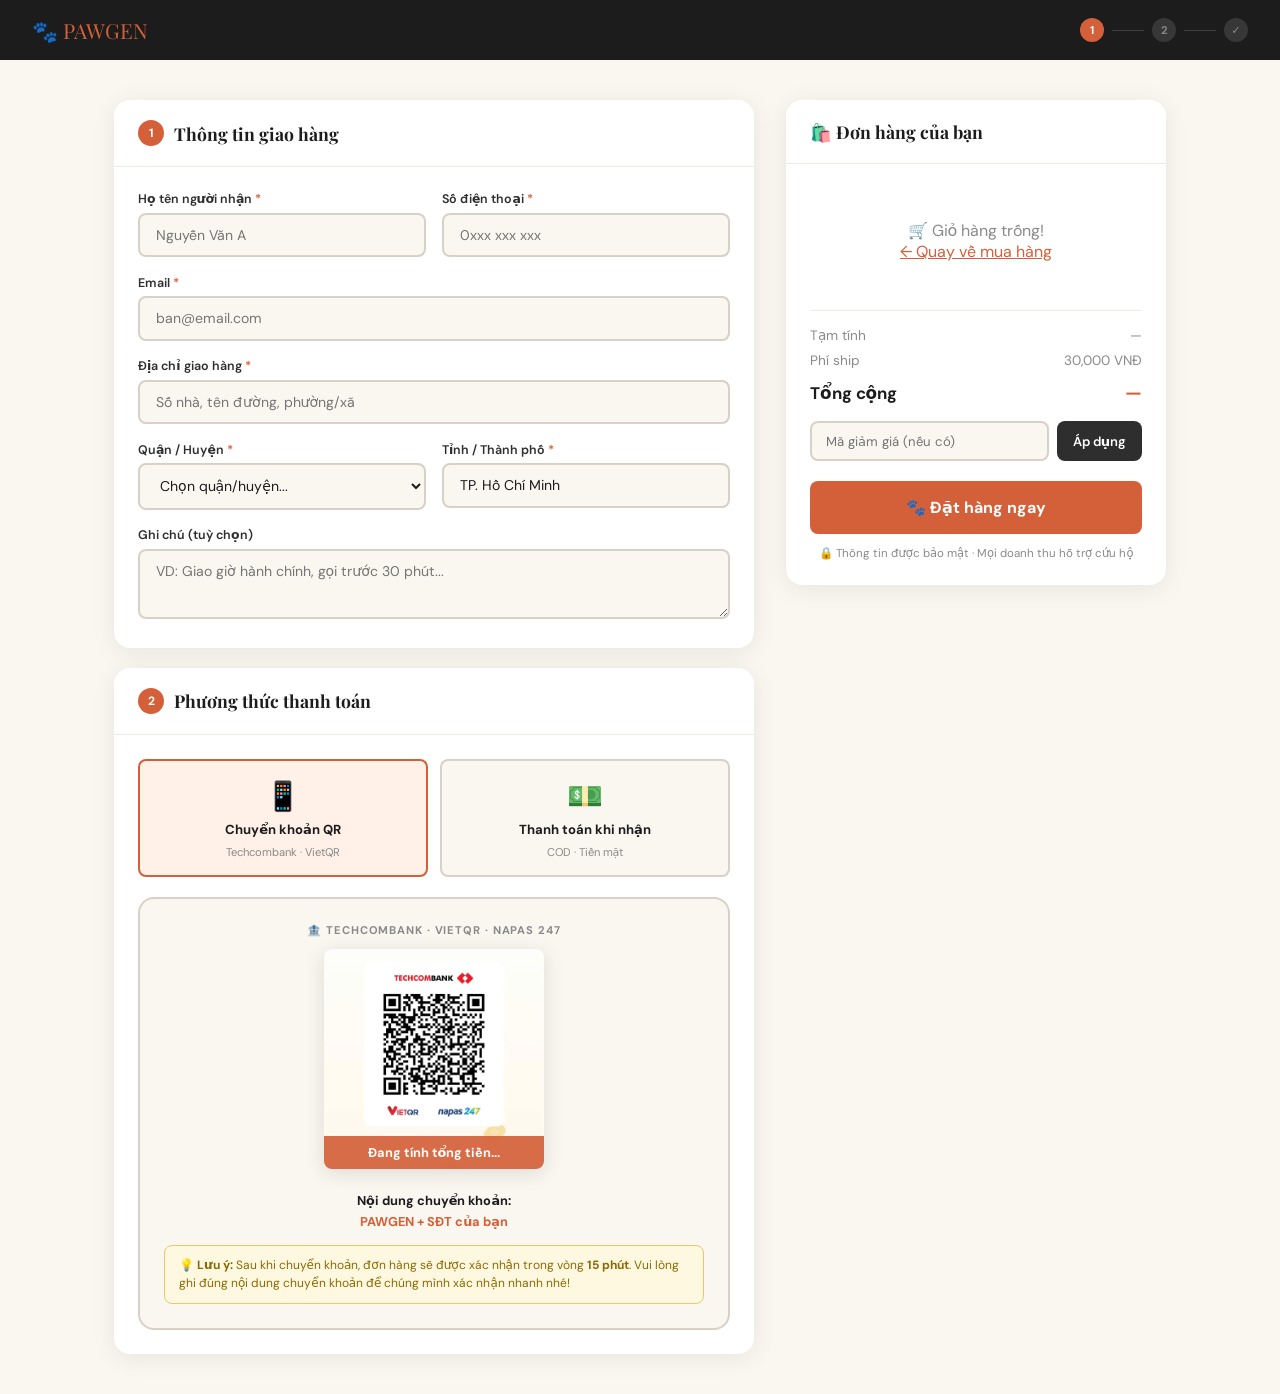
<file: checkout.html>
<!DOCTYPE html>
<html lang="vi">
<head>
  <meta charset="UTF-8"/>
  <meta name="viewport" content="width=device-width, initial-scale=1.0"/>
  <title>PAWGEN — Thanh toán</title>
  <link href="https://fonts.googleapis.com/css2?family=Playfair+Display:ital,wght@0,700;1,400&family=DM+Sans:wght@300;400;500;600;700&display=swap" rel="stylesheet">
  <style>
    :root {
      --cream: #FAF6F0;
      --cream2: #F2EAE0;
      --terra: #D4603A;
      --terra-dk: #A8452A;
      --terra-lt: #E8845F;
      --forest: #2D5016;
      --forest-lt: #4A7A28;
      --char: #1C1C1C;
      --char2: #2E2E2E;
      --mgray: #8A8A8A;
      --lgray: #D9D0C6;
      --white: #FFFFFF;
      --red: #E83030;
      --green: #2D8A3E;
      --gold: #C9973B;
      --font: 'DM Sans', system-ui, sans-serif;
      --display: 'Playfair Display', serif;
      --rm: 8px;
      --rml: 16px;
      --rmlg: 24px;
    }
    *, *::before, *::after { box-sizing: border-box; margin: 0; padding: 0; }
    html { scroll-behavior: smooth; }

    body {
      font-family: var(--font);
      background: var(--cream);
      color: var(--char);
      min-height: 100vh;
    }

    /* TOP BAR */
    .topbar {
      background: var(--char);
      padding: 0 2rem;
      height: 60px;
      display: flex;
      align-items: center;
      justify-content: space-between;
      position: sticky;
      top: 0;
      z-index: 100;
    }
    .topbar-logo {
      font-family: var(--display);
      font-size: 1.3rem;
      color: var(--terra);
      text-decoration: none;
      display: flex;
      align-items: center;
      gap: .4rem;
    }
    .topbar-step {
      display: flex;
      align-items: center;
      gap: .5rem;
      font-size: .78rem;
      color: rgba(255,255,255,.4);
    }
    .step-dot {
      width: 24px; height: 24px;
      border-radius: 50%;
      background: rgba(255,255,255,.12);
      display: flex; align-items: center; justify-content: center;
      font-size: .7rem;
      font-weight: 700;
      transition: all .3s;
    }
    .step-dot.active { background: var(--terra); color: #fff; }
    .step-dot.done { background: var(--green); color: #fff; }
    .step-line { width: 32px; height: 1px; background: rgba(255,255,255,.15); }

    /* LAYOUT */
    .page {
      max-width: 1100px;
      margin: 0 auto;
      padding: 2.5rem 1.5rem;
      display: grid;
      grid-template-columns: 1fr 380px;
      gap: 2rem;
      align-items: start;
    }

    /* CARD */
    .card {
      background: var(--white);
      border-radius: var(--rml);
      box-shadow: 0 4px 24px rgba(28,28,28,.08);
      overflow: hidden;
    }
    .card-head {
      padding: 1.25rem 1.5rem;
      border-bottom: 1px solid var(--cream2);
      display: flex;
      align-items: center;
      gap: .6rem;
    }
    .card-head h2 {
      font-family: var(--display);
      font-size: 1.1rem;
      font-weight: 700;
    }
    .card-head .step-num {
      width: 26px; height: 26px;
      border-radius: 50%;
      background: var(--terra);
      color: #fff;
      font-size: .75rem;
      font-weight: 700;
      display: flex; align-items: center; justify-content: center;
      flex-shrink: 0;
    }
    .card-body { padding: 1.5rem; }

    /* FORM */
    .frow { display: grid; grid-template-columns: 1fr 1fr; gap: 1rem; }
    .fgroup { margin-bottom: 1.1rem; }
    .fgroup:last-child { margin-bottom: 0; }
    .fgroup label {
      display: block;
      font-size: .78rem;
      font-weight: 600;
      margin-bottom: .35rem;
      color: var(--char2);
    }
    .fgroup label span { color: var(--terra); }
    .fgroup input, .fgroup select, .fgroup textarea {
      width: 100%;
      padding: .7rem 1rem;
      border: 2px solid var(--lgray);
      border-radius: var(--rm);
      font-family: var(--font);
      font-size: .88rem;
      background: var(--cream);
      color: var(--char);
      outline: none;
      transition: all .2s;
    }
    .fgroup input:focus, .fgroup select:focus, .fgroup textarea:focus {
      border-color: var(--terra);
      background: var(--white);
    }
    .fgroup textarea { resize: vertical; min-height: 70px; }

    /* PAYMENT OPTIONS */
    .pay-opts {
      display: grid;
      grid-template-columns: 1fr 1fr;
      gap: .75rem;
      margin-bottom: 1.25rem;
    }
    .pay-opt {
      border: 2px solid var(--lgray);
      border-radius: var(--rm);
      padding: 1rem;
      cursor: pointer;
      transition: all .2s;
      display: flex;
      flex-direction: column;
      align-items: center;
      gap: .4rem;
      text-align: center;
      background: var(--cream);
    }
    .pay-opt:hover { border-color: var(--terra-lt); }
    .pay-opt.selected { border-color: var(--terra); background: #FFF0E8; }
    .pay-opt input { display: none; }
    .pay-icon { font-size: 1.8rem; }
    .pay-name { font-size: .82rem; font-weight: 700; }
    .pay-desc { font-size: .7rem; color: var(--mgray); }

    /* QR PANEL */
    .qr-panel {
      display: none;
      border: 2px solid var(--lgray);
      border-radius: var(--rml);
      padding: 1.5rem;
      background: var(--cream);
      text-align: center;
      animation: fadeIn .3s ease;
    }
    .qr-panel.show { display: block; }
    @keyframes fadeIn { from { opacity: 0; transform: translateY(8px); } to { opacity: 1; transform: none; } }

    .qr-bank {
      font-size: .7rem;
      font-weight: 700;
      color: var(--mgray);
      letter-spacing: .08em;
      text-transform: uppercase;
      margin-bottom: .75rem;
    }
    .qr-img-wrap {
      position: relative;
      display: inline-block;
      border-radius: var(--rm);
      overflow: hidden;
      box-shadow: 0 4px 20px rgba(28,28,28,.12);
    }
    .qr-img { width: 220px; height: 220px; object-fit: cover; display: block; }

    .qr-amount-badge {
      position: absolute;
      bottom: 0; left: 0; right: 0;
      background: rgba(212,96,58,.92);
      color: #fff;
      font-size: .8rem;
      font-weight: 700;
      padding: .5rem;
      backdrop-filter: blur(4px);
    }

    .qr-info {
      margin-top: 1rem;
      font-size: .8rem;
      line-height: 1.7;
    }
    .qr-info strong { color: var(--char); }
    .qr-note {
      margin-top: .75rem;
      background: #FFF8E0;
      border: 1px solid #E8C96A;
      border-radius: var(--rm);
      padding: .6rem .875rem;
      font-size: .75rem;
      color: #8A6A00;
      text-align: left;
      line-height: 1.55;
    }

    /* COD PANEL */
    .cod-panel {
      display: none;
      border: 2px solid var(--lgray);
      border-radius: var(--rml);
      padding: 1.25rem;
      background: var(--cream);
      animation: fadeIn .3s ease;
    }
    .cod-panel.show { display: block; }
    .cod-steps { list-style: none; counter-reset: c; }
    .cod-steps li {
      counter-increment: c;
      display: flex;
      align-items: flex-start;
      gap: .75rem;
      margin-bottom: .75rem;
      font-size: .83rem;
    }
    .cod-steps li::before {
      content: counter(c);
      width: 22px; height: 22px;
      border-radius: 50%;
      background: var(--forest);
      color: #fff;
      font-size: .7rem;
      font-weight: 700;
      display: flex; align-items: center; justify-content: center;
      flex-shrink: 0;
      margin-top: .05rem;
    }

    /* ORDER SUMMARY */
    .summary-item {
      display: flex;
      align-items: center;
      gap: .875rem;
      padding: .875rem 0;
      border-bottom: 1px solid var(--cream2);
    }
    .summary-item:last-of-type { border-bottom: none; }
    .sum-emoji {
      width: 48px; height: 48px;
      border-radius: var(--rm);
      display: flex; align-items: center; justify-content: center;
      font-size: 1.6rem;
      flex-shrink: 0;
    }
    .sum-name { font-size: .88rem; font-weight: 600; flex: 1; }
    .sum-qty { font-size: .78rem; color: var(--mgray); }
    .sum-price { font-size: .9rem; font-weight: 700; color: var(--terra); white-space: nowrap; }

    .divider { height: 1px; background: var(--cream2); margin: 1rem 0; }

    .total-row {
      display: flex;
      justify-content: space-between;
      align-items: center;
      font-size: .85rem;
      margin-bottom: .5rem;
      color: var(--mgray);
    }
    .total-row.grand {
      font-size: 1.05rem;
      font-weight: 700;
      color: var(--char);
      margin-top: .75rem;
    }
    .total-row.grand .val { color: var(--terra); font-size: 1.15rem; }

    /* PROMO */
    .promo-row {
      display: flex;
      gap: .5rem;
      margin-top: 1rem;
    }
    .promo-row input {
      flex: 1;
      padding: .6rem .875rem;
      border: 2px solid var(--lgray);
      border-radius: var(--rm);
      font-family: var(--font);
      font-size: .82rem;
      background: var(--cream);
      outline: none;
      transition: all .2s;
    }
    .promo-row input:focus { border-color: var(--terra); }
    .promo-row button {
      padding: .6rem 1rem;
      background: var(--char2);
      color: #fff;
      border: none;
      border-radius: var(--rm);
      font-family: var(--font);
      font-size: .82rem;
      font-weight: 600;
      cursor: pointer;
      white-space: nowrap;
      transition: all .2s;
    }
    .promo-row button:hover { background: var(--char); }

    /* SUBMIT */
    .btn-submit {
      display: block;
      width: 100%;
      padding: 1rem;
      background: var(--terra);
      color: #fff;
      border: none;
      border-radius: var(--rm);
      font-family: var(--font);
      font-size: 1rem;
      font-weight: 700;
      cursor: pointer;
      margin-top: 1.25rem;
      transition: all .25s;
      position: relative;
      overflow: hidden;
    }
    .btn-submit:hover { background: var(--terra-dk); transform: translateY(-1px); box-shadow: 0 6px 20px rgba(212,96,58,.35); }
    .btn-submit:active { transform: translateY(0); }

    .secure-note {
      display: flex;
      align-items: center;
      justify-content: center;
      gap: .4rem;
      font-size: .72rem;
      color: var(--mgray);
      margin-top: .75rem;
    }

    /* SUCCESS */
    .success-screen {
      display: none;
      text-align: center;
      padding: 3rem 2rem;
    }
    .success-screen.show { display: block; }
    .success-icon {
      width: 80px; height: 80px;
      background: #E8F5E9;
      border-radius: 50%;
      display: flex; align-items: center; justify-content: center;
      font-size: 2.5rem;
      margin: 0 auto 1.25rem;
      animation: popIn .5s cubic-bezier(.17,.67,.32,1.3);
    }
    @keyframes popIn { from { transform: scale(0); } to { transform: scale(1); } }
    .success-screen h2 {
      font-family: var(--display);
      font-size: 1.6rem;
      margin-bottom: .5rem;
    }
    .success-screen p { color: var(--mgray); font-size: .88rem; line-height: 1.6; }
    .order-id {
      display: inline-block;
      margin-top: 1rem;
      padding: .5rem 1.25rem;
      background: var(--cream2);
      border-radius: 30px;
      font-size: .8rem;
      font-weight: 700;
      color: var(--char2);
      letter-spacing: .04em;
    }
    .btn-back {
      display: inline-block;
      margin-top: 1.5rem;
      padding: .8rem 2rem;
      background: var(--terra);
      color: #fff;
      border-radius: var(--rm);
      font-weight: 700;
      text-decoration: none;
      transition: all .2s;
    }
    .btn-back:hover { background: var(--terra-dk); }

    /* RESPONSIVE */
    @media (max-width: 800px) {
      .page { grid-template-columns: 1fr; }
      .frow { grid-template-columns: 1fr; }
      .pay-opts { grid-template-columns: 1fr 1fr; }
    }
    @media (max-width: 480px) {
      .topbar { padding: 0 1rem; }
      .page { padding: 1.25rem 1rem; }
    }
  </style>
</head>
<body>

<!-- TOP BAR -->
<header class="topbar">
  <a class="topbar-logo" href="index.html">🐾 PAWGEN</a>
  <div class="topbar-step">
    <div class="step-dot active" id="sd1">1</div>
    <div class="step-line"></div>
    <div class="step-dot" id="sd2">2</div>
    <div class="step-line"></div>
    <div class="step-dot" id="sd3">✓</div>
  </div>
</header>

<div class="page" id="mainPage">

  <!-- LEFT: FORM -->
  <div>

    <!-- THÔNG TIN NGƯỜI NHẬN -->
    <div class="card" style="margin-bottom:1.25rem">
      <div class="card-head">
        <div class="step-num">1</div>
        <h2>Thông tin giao hàng</h2>
      </div>
      <div class="card-body">
        <div class="frow">
          <div class="fgroup">
            <label>Họ tên người nhận <span>*</span></label>
            <input type="text" id="fullName" placeholder="Nguyễn Văn A" autocomplete="name"/>
          </div>
          <div class="fgroup">
            <label>Số điện thoại <span>*</span></label>
            <input type="tel" id="phone" placeholder="0xxx xxx xxx" autocomplete="tel"/>
          </div>
        </div>
        <div class="fgroup">
          <label>Email <span>*</span></label>
          <input type="email" id="email" placeholder="ban@email.com" autocomplete="email"/>
        </div>
        <div class="fgroup">
          <label>Địa chỉ giao hàng <span>*</span></label>
          <input type="text" id="address" placeholder="Số nhà, tên đường, phường/xã" autocomplete="street-address"/>
        </div>
        <div class="frow">
          <div class="fgroup">
            <label>Quận / Huyện <span>*</span></label>
            <select id="district">
              <option value="">Chọn quận/huyện...</option>
              <option>Quận 1</option><option>Quận 2</option><option>Quận 3</option>
              <option>Quận 4</option><option>Quận 5</option><option>Quận 6</option>
              <option>Quận 7</option><option>Quận 8</option><option>Quận 9</option>
              <option>Quận 10</option><option>Quận 11</option><option>Quận 12</option>
              <option>Bình Thạnh</option><option>Gò Vấp</option><option>Phú Nhuận</option>
              <option>Tân Bình</option><option>Tân Phú</option><option>Thủ Đức</option>
              <option>Bình Chánh</option><option>Củ Chi</option><option>Hóc Môn</option>
              <option>Nhà Bè</option><option>Cần Giờ</option>
              <option>Tỉnh/Thành khác</option>
            </select>
          </div>
          <div class="fgroup">
            <label>Tỉnh / Thành phố <span>*</span></label>
            <input type="text" id="city" placeholder="TP. Hồ Chí Minh" value="TP. Hồ Chí Minh"/>
          </div>
        </div>
        <div class="fgroup">
          <label>Ghi chú (tuỳ chọn)</label>
          <textarea id="note" placeholder="VD: Giao giờ hành chính, gọi trước 30 phút..."></textarea>
        </div>
      </div>
    </div>

    <!-- PHƯƠNG THỨC THANH TOÁN -->
    <div class="card">
      <div class="card-head">
        <div class="step-num">2</div>
        <h2>Phương thức thanh toán</h2>
      </div>
      <div class="card-body">
        <div class="pay-opts">
          <label class="pay-opt selected" id="optQR" onclick="selectPay('qr')">
            <input type="radio" name="pay" value="qr" checked/>
            <span class="pay-icon">📱</span>
            <span class="pay-name">Chuyển khoản QR</span>
            <span class="pay-desc">Techcombank · VietQR</span>
          </label>
          <label class="pay-opt" id="optCOD" onclick="selectPay('cod')">
            <input type="radio" name="pay" value="cod"/>
            <span class="pay-icon">💵</span>
            <span class="pay-name">Thanh toán khi nhận</span>
            <span class="pay-desc">COD · Tiền mặt</span>
          </label>
        </div>

        <!-- QR PANEL -->
        <div class="qr-panel show" id="qrPanel">
          <div class="qr-bank">🏦 Techcombank · VietQR · Napas 247</div>
          <div class="qr-img-wrap">
            <img class="qr-img" src="[data-uri]" alt="QR Thanh toán PAWGEN"/>
            <div class="qr-amount-badge" id="qrAmountBadge">Đang tính tổng tiền...</div>
          </div>
          <div class="qr-info">
            <strong>Nội dung chuyển khoản:</strong><br/>
            <span id="transferContent" style="color:var(--terra);font-weight:700">PAWGEN + SĐT của bạn</span>
          </div>
          <div class="qr-note">
            💡 <strong>Lưu ý:</strong> Sau khi chuyển khoản, đơn hàng sẽ được xác nhận trong vòng <strong>15 phút</strong>. Vui lòng ghi đúng nội dung chuyển khoản để chúng mình xác nhận nhanh nhé!
          </div>
        </div>

        <!-- COD PANEL -->
        <div class="cod-panel" id="codPanel">
          <ul class="cod-steps">
            <li>Bạn đặt hàng thành công, PAWGEN xác nhận đơn trong <strong>30 phút</strong>.</li>
            <li>Shipper liên hệ trước khi giao. Vui lòng để ý điện thoại.</li>
            <li>Nhận hàng, kiểm tra, thanh toán tiền mặt cho shipper.</li>
            <li>100% doanh thu Merch được đóng góp vào quỹ cứu hộ PAWGEN 🐾</li>
          </ul>
        </div>

      </div>
    </div>

  </div>

  <!-- RIGHT: ORDER SUMMARY -->
  <div>
    <div class="card" style="position:sticky;top:76px">
      <div class="card-head">
        <h2>🛍️ Đơn hàng của bạn</h2>
      </div>
      <div class="card-body">
        <div id="orderItems">
          <!-- injected by JS -->
        </div>

        <div class="divider"></div>

        <div class="total-row"><span>Tạm tính</span><span id="subtotalVal">—</span></div>
        <div class="total-row"><span>Phí ship</span><span id="shipVal">30,000 VNĐ</span></div>
        <div class="total-row" id="discountRow" style="display:none;color:var(--green)"><span>Giảm giá</span><span id="discountVal">—</span></div>
        <div class="total-row grand">
          <span>Tổng cộng</span>
          <span class="val" id="grandTotal">—</span>
        </div>

        <div class="promo-row">
          <input type="text" id="promoCode" placeholder="Mã giảm giá (nếu có)"/>
          <button onclick="applyPromo()">Áp dụng</button>
        </div>

        <button class="btn-submit" onclick="submitOrder()">
          🐾 Đặt hàng ngay
        </button>
        <div class="secure-note">🔒 Thông tin được bảo mật · Mọi doanh thu hỗ trợ cứu hộ</div>
      </div>
    </div>
  </div>

</div>

<!-- SUCCESS -->
<div class="page" id="successPage" style="display:none;grid-template-columns:1fr">
  <div class="card">
    <div class="success-screen show">
      <div class="success-icon">🎉</div>
      <h2>Đặt hàng thành công!</h2>
      <p>Cảm ơn bạn đã ủng hộ PAWGEN 🐾<br/>
      Mỗi sản phẩm bạn mua giúp chúng mình cứu thêm một sinh linh nhỏ.<br/>
      Chúng mình sẽ liên hệ xác nhận đơn hàng trong <strong>15–30 phút</strong>.</p>
      <div class="order-id" id="orderIdDisplay">ORD-000000</div>
      <br/>
      <a class="btn-back" href="index.html">← Quay về trang chủ</a>
    </div>
  </div>
</div>

<script>
  // ===== LẤY GIỎ HÀNG =====
  const CART_KEY = "pawgen_cart";
  const ORDERS_KEY = "pawgen_orders";
  const MERCH_KEY = "pawgen_merch";

  const SEED_MERCH = [
    { id:1, name:"Áo Phông PAWGEN Classic",   emoji:"👕", price:250000, bgColor:"#E8F0FF" },
    { id:2, name:"Hoodie Cứu Hộ Hero",         emoji:"🧥", price:480000, bgColor:"#FFF0E8" },
    { id:3, name:"Tote Bag PawPrint",           emoji:"👜", price:150000, bgColor:"#E8FFE8" },
    { id:4, name:"Bộ Sticker PAWGEN Vol.1",     emoji:"🎨", price:45000,  bgColor:"#FFF8E0" },
    { id:5, name:"Mug Terracotta Cat",          emoji:"☕", price:180000, bgColor:"#FFE8E8" },
    { id:6, name:"Nón Bucket PAWGEN",           emoji:"🧢", price:220000, bgColor:"#E8F5FF" },
    { id:7, name:"Keychain Paw Charm",          emoji:"🔑", price:65000,  bgColor:"#F5E8FF" },
    { id:8, name:"Gối Tựa Lưng Mochi",         emoji:"🛋️", price:320000, bgColor:"#E8FFF5" },
    { id:9, name:"Poster Art 'Every Life Counts'", emoji:"🖼️", price:95000, bgColor:"#FFF0F5" },
  ];

  function getMerch() {
    try { return JSON.parse(localStorage.getItem(MERCH_KEY) || "null") || SEED_MERCH; } catch { return SEED_MERCH; }
  }

  function getCart() {
    try { return JSON.parse(localStorage.getItem(CART_KEY) || "[]"); } catch { return []; }
  }

  function formatPrice(n) { return n.toLocaleString("vi-VN") + " VNĐ"; }

  // ===== STATE =====
  let cart = getCart();
  let payMethod = "qr";
  let discount = 0;
  const SHIP_FEE = 30000;
  const PROMOS = { "PAWGEN10": 10, "RESCUE20": 20, "ADOPT15": 15 };

  // ===== RENDER ORDER =====
  function renderOrder() {
    const merch = getMerch();
    const container = document.getElementById("orderItems");

    // Nếu giỏ rỗng, về trang chủ
    if (!cart.length) {
      document.getElementById("orderItems").innerHTML = `<div style="text-align:center;padding:2rem;color:var(--mgray)">🛒 Giỏ hàng trống!<br/><a href="index.html" style="color:var(--terra)">← Quay về mua hàng</a></div>`;
      return;
    }

    let subtotal = 0;
    let html = "";

    cart.forEach(ci => {
      const item = merch.find(m => Number(m.id) === Number(ci.id)) || SEED_MERCH.find(m => Number(m.id) === Number(ci.id));
      if (!item) return;
      const lineTotal = item.price * ci.qty;
      subtotal += lineTotal;
      html += `
        <div class="summary-item">
          <div class="sum-emoji" style="background:${item.bgColor}">${item.emoji}</div>
          <div style="flex:1">
            <div class="sum-name">${item.name}</div>
            <div class="sum-qty">Số lượng: ${ci.qty}</div>
          </div>
          <div class="sum-price">${formatPrice(lineTotal)}</div>
        </div>
      `;
    });

    container.innerHTML = html;
    updateTotals(subtotal);
  }

  function updateTotals(subtotal) {
    const discountAmt = Math.round(subtotal * discount / 100);
    const grand = subtotal - discountAmt + SHIP_FEE;

    document.getElementById("subtotalVal").textContent = formatPrice(subtotal);
    document.getElementById("grandTotal").textContent  = formatPrice(grand);

    if (discountAmt > 0) {
      document.getElementById("discountRow").style.display = "flex";
      document.getElementById("discountVal").textContent = "−" + formatPrice(discountAmt);
    }

    // Cập nhật badge QR
    document.getElementById("qrAmountBadge").textContent = "💳 " + formatPrice(grand);
    updateTransferContent(grand);
  }

  function updateTransferContent(grand) {
    const phone = document.getElementById("phone")?.value?.trim() || "SĐT của bạn";
    document.getElementById("transferContent").textContent = "PAWGEN " + phone;
    document.getElementById("qrAmountBadge").textContent = "💳 " + formatPrice(grand);
  }

  // Cập nhật nội dung CK khi gõ SĐT
  document.getElementById("phone").addEventListener("input", () => {
    const phone = document.getElementById("phone").value.trim();
    document.getElementById("transferContent").textContent = "PAWGEN " + (phone || "SĐT của bạn");
  });

  // ===== CHỌN THANH TOÁN =====
  function selectPay(method) {
    payMethod = method;
    document.getElementById("optQR").classList.toggle("selected", method === "qr");
    document.getElementById("optCOD").classList.toggle("selected", method === "cod");
    document.getElementById("qrPanel").classList.toggle("show", method === "qr");
    document.getElementById("codPanel").classList.toggle("show", method === "cod");
  }

  // ===== PROMO =====
  function applyPromo() {
    const code = document.getElementById("promoCode").value.trim().toUpperCase();
    if (PROMOS[code]) {
      discount = PROMOS[code];
      const merch = getMerch();
      let subtotal = 0;
      cart.forEach(ci => {
        const item = merch.find(m => Number(m.id) === Number(ci.id)) || SEED_MERCH.find(m => Number(m.id) === Number(ci.id));
        if (item) subtotal += item.price * ci.qty;
      });
      updateTotals(subtotal);
      showToast(`✅ Áp dụng mã "${code}" — giảm ${discount}%!`);
    } else {
      showToast("❌ Mã giảm giá không hợp lệ!");
    }
  }

  // ===== SUBMIT =====
  function submitOrder() {
    const name     = document.getElementById("fullName").value.trim();
    const phone    = document.getElementById("phone").value.trim();
    const email    = document.getElementById("email").value.trim();
    const address  = document.getElementById("address").value.trim();
    const district = document.getElementById("district").value;
    const city     = document.getElementById("city").value.trim();

    if (!name || !phone || !email || !address || !district || !city) {
      showToast("⚠️ Vui lòng điền đầy đủ thông tin giao hàng!");
      document.querySelector(".card").scrollIntoView({ behavior: "smooth" });
      return;
    }

    // Validate phone
    if (!/^0[0-9]{8,9}$/.test(phone)) {
      showToast("⚠️ Số điện thoại không hợp lệ!");
      return;
    }

    // Validate email
    if (!/^[^\s@]+@[^\s@]+\.[^\s@]+$/.test(email)) {
      showToast("⚠️ Email không hợp lệ!");
      return;
    }

    // Tính tổng
    const merch = getMerch();
    let subtotal = 0;
    cart.forEach(ci => {
      const item = merch.find(m => Number(m.id) === Number(ci.id)) || SEED_MERCH.find(m => Number(m.id) === Number(ci.id));
      if (item) subtotal += item.price * ci.qty;
    });
    const discountAmt = Math.round(subtotal * discount / 100);
    const grand = subtotal - discountAmt + SHIP_FEE;

    const orderId = "ORD-" + Date.now().toString().slice(-6);
    const order = {
      id: orderId,
      name, phone, email,
      address: address + ", " + district + ", " + city,
      note: document.getElementById("note").value.trim(),
      payMethod,
      items: cart,
      subtotal, discount, discountAmt,
      shipFee: SHIP_FEE,
      total: grand,
      status: payMethod === "cod" ? "pending" : "awaiting_payment",
      time: new Date().toISOString()
    };

    // Lưu order
    try {
      const orders = JSON.parse(localStorage.getItem(ORDERS_KEY) || "[]");
      orders.push(order);
      localStorage.setItem(ORDERS_KEY, JSON.stringify(orders));
      localStorage.removeItem(CART_KEY);
    } catch {}

    // Chuyển bước
    document.getElementById("sd1").classList.replace("active", "done");
    document.getElementById("sd2").classList.add("done");
    document.getElementById("sd3").classList.add("done");
    document.getElementById("mainPage").style.display = "none";
    document.getElementById("successPage").style.display = "grid";
    document.getElementById("orderIdDisplay").textContent = orderId;
    window.scrollTo({ top: 0, behavior: "smooth" });
  }

  // ===== TOAST =====
  function showToast(msg) {
    const t = document.createElement("div");
    t.textContent = msg;
    t.style.cssText = `position:fixed;bottom:2rem;left:50%;transform:translateX(-50%);
      background:var(--char);color:#fff;padding:.75rem 1.5rem;border-radius:30px;
      z-index:9999;font-size:.85rem;font-weight:500;box-shadow:0 4px 20px rgba(0,0,0,.2)`;
    document.body.appendChild(t);
    setTimeout(() => t.remove(), 3000);
  }

  // ===== INIT =====
  renderOrder();
</script>
</body>
</html>
</file>
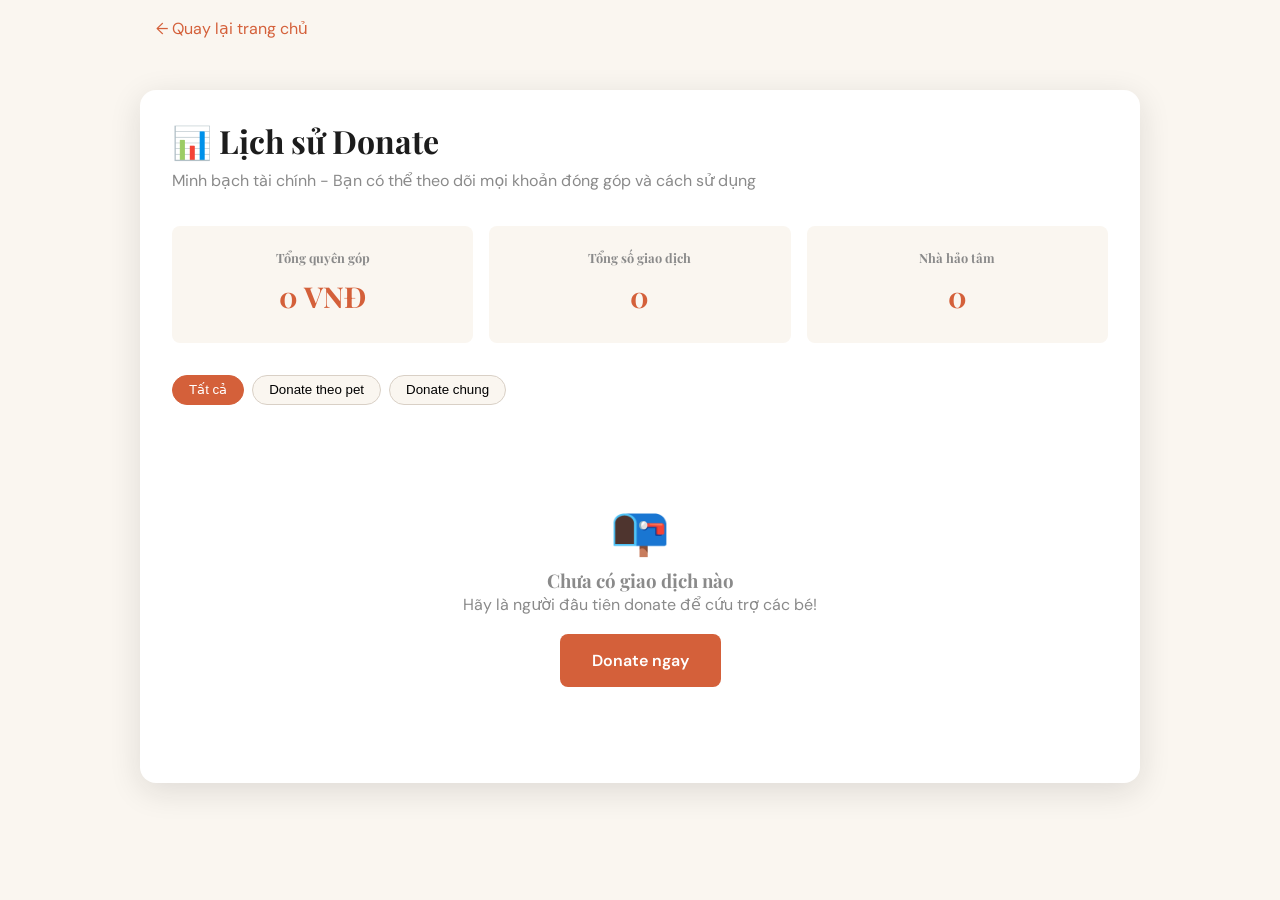
<file: donation-history.html>
<!DOCTYPE html>
<html lang="vi">
<head>
  <meta charset="UTF-8">
  <meta name="viewport" content="width=device-width, initial-scale=1.0">
  <title>Lịch sử Donate - PAWCONNECT</title>
  <link rel="stylesheet" href="style.css">
  <link href="https://fonts.googleapis.com/css2?family=Playfair+Display:wght@400;700;900&family=DM+Sans:wght@300;400;500;600&family=Space+Mono:wght@400;700&display=swap" rel="stylesheet">
  <style>
    .history-container {
      max-width: 1000px;
      margin: 2rem auto;
      padding: 2rem;
      background: var(--white);
      border-radius: var(--radius-md);
      box-shadow: var(--shadow-md);
    }
    .summary-cards {
      display: grid;
      grid-template-columns: repeat(3, 1fr);
      gap: 1rem;
      margin-bottom: 2rem;
    }
    .summary-card {
      background: var(--cream);
      border-radius: var(--radius-sm);
      padding: 1.5rem;
      text-align: center;
    }
    .summary-card h4 {
      font-size: 0.8rem;
      color: var(--mid-gray);
      margin-bottom: 0.5rem;
    }
    .summary-card .value {
      font-family: var(--font-display);
      font-size: 1.8rem;
      font-weight: 700;
      color: var(--terracotta);
    }
    .filter-bar-history {
      display: flex;
      gap: 0.5rem;
      flex-wrap: wrap;
      margin-bottom: 1.5rem;
    }
    .filter-btn-history {
      padding: 0.4rem 1rem;
      background: var(--cream);
      border: 1px solid var(--light-gray);
      border-radius: var(--radius-xl);
      cursor: pointer;
      transition: var(--transition);
    }
    .filter-btn-history.active {
      background: var(--terracotta);
      color: white;
      border-color: var(--terracotta);
    }
    .donation-table {
      width: 100%;
      border-collapse: collapse;
    }
    .donation-table th {
      text-align: left;
      padding: 0.75rem;
      background: var(--cream);
      font-size: 0.75rem;
      font-weight: 700;
      color: var(--mid-gray);
    }
    .donation-table td {
      padding: 0.75rem;
      border-bottom: 1px solid var(--cream-2);
      font-size: 0.85rem;
    }
    .donation-table tr:hover td {
      background: var(--cream);
    }
    .amount {
      font-family: var(--font-mono);
      font-weight: 700;
      color: var(--terracotta);
    }
    .empty-state-history {
      text-align: center;
      padding: 4rem;
      color: var(--mid-gray);
    }
  </style>
</head>
<body style="background: var(--cream);">

<div style="max-width: 1000px; margin: 0 auto; padding: 1rem;">
  <a href="index.html" class="back-link" style="color: var(--terracotta); text-decoration: none;">← Quay lại trang chủ</a>
</div>

<div class="history-container">
  <h1 style="font-family: var(--font-display); font-size: 2rem; margin-bottom: 0.5rem;">📊 Lịch sử Donate</h1>
  <p style="color: var(--mid-gray); margin-bottom: 2rem;">Minh bạch tài chính - Bạn có thể theo dõi mọi khoản đóng góp và cách sử dụng</p>
  
  <div class="summary-cards" id="summaryCards">
    <!-- JS sẽ inject -->
  </div>
  
  <div class="filter-bar-history" id="filterBar">
    <button class="filter-btn-history active" data-filter="all">Tất cả</button>
    <button class="filter-btn-history" data-filter="pet">Donate theo pet</button>
    <button class="filter-btn-history" data-filter="general">Donate chung</button>
  </div>
  
  <div id="donationList">
    <!-- JS sẽ inject -->
  </div>
</div>

<script>
  const DONATIONS_KEY = "pawlink_donations";
  const PETS_KEY = "pawlink_pets";
  
  const DEFAULT_PETS = [
    { id: 1, name: "Mochi", emoji: "🐱" },
    { id: 2, name: "Bông", emoji: "🐶" },
    { id: 3, name: "Pudding", emoji: "🐱" }
  ];
  
  function getPets() {
    try {
      const stored = JSON.parse(localStorage.getItem(PETS_KEY) || "[]");
      const allPets = [...DEFAULT_PETS];
      stored.forEach(p => {
        if (!allPets.find(existing => existing.id === p.id)) {
          allPets.push({ id: p.id, name: p.name, emoji: p.emoji });
        }
      });
      return allPets;
    } catch { return DEFAULT_PETS; }
  }
  
  function getDonations() {
    try {
      return JSON.parse(localStorage.getItem(DONATIONS_KEY) || "[]");
    } catch { return []; }
  }
  
  function formatPrice(n) {
    return n.toLocaleString("vi-VN") + " VNĐ";
  }
  
  function formatTimeAgo(isoTime) {
    const seconds = Math.floor((new Date() - new Date(isoTime)) / 1000);
    if (seconds < 60) return `${seconds} giây trước`;
    const minutes = Math.floor(seconds / 60);
    if (minutes < 60) return `${minutes} phút trước`;
    const hours = Math.floor(minutes / 60);
    if (hours < 24) return `${hours} giờ trước`;
    if (hours < 168) return `${Math.floor(hours / 24)} ngày trước`;
    return new Date(isoTime).toLocaleDateString("vi-VN");
  }
  
  function getPetName(petId, pets) {
    const pet = pets.find(p => p.id === petId);
    return pet ? `${pet.emoji} ${pet.name}` : "🐾 Không xác định";
  }
  
  function renderPage(filter = "all") {
    const donations = getDonations();
    const pets = getPets();
    
    // Tính tổng
    const totalAmount = donations.reduce((sum, d) => sum + d.amount, 0);
    const totalDonations = donations.length;
    const uniqueDonors = [...new Set(donations.map(d => d.donor))].length;
    
    // Summary cards
    document.getElementById("summaryCards").innerHTML = `
      <div class="summary-card">
        <h4>Tổng quyên góp</h4>
        <div class="value">${formatPrice(totalAmount)}</div>
      </div>
      <div class="summary-card">
        <h4>Tổng số giao dịch</h4>
        <div class="value">${totalDonations}</div>
      </div>
      <div class="summary-card">
        <h4>Nhà hảo tâm</h4>
        <div class="value">${uniqueDonors}</div>
      </div>
    `;
    
    // Filter
    let filteredDonations = donations;
    if (filter === "pet") {
      filteredDonations = donations.filter(d => d.petId);
    } else if (filter === "general") {
      filteredDonations = donations.filter(d => !d.petId);
    }
    
    // Sort by time desc
    filteredDonations.sort((a, b) => new Date(b.time) - new Date(a.time));
    
    if (filteredDonations.length === 0) {
      document.getElementById("donationList").innerHTML = `
        <div class="empty-state-history">
          <div style="font-size: 3rem;">📭</div>
          <h3>Chưa có giao dịch nào</h3>
          <p>Hãy là người đầu tiên donate để cứu trợ các bé!</p>
          <a href="index.html#donate" class="btn-primary" style="display: inline-block; margin-top: 1rem;">Donate ngay</a>
        </div>
      `;
      return;
    }
    
    document.getElementById("donationList").innerHTML = `
      <table class="donation-table">
        <thead>
          <tr>
            <th>Thời gian</th>
            <th>Nhà hảo tâm</th>
            <th>Donate cho</th>
            <th>Mục đích</th>
            <th>Số tiền</th>
          </tr>
        </thead>
        <tbody>
          ${filteredDonations.map(d => `
            <tr>
              <td style="font-size: 0.78rem; color: var(--mid-gray);">${formatTimeAgo(d.time)}</td>
              <td><strong>${d.donor}</strong></td>
              <td>${d.petId ? getPetName(d.petId, pets) : "🌟 Quỹ chung"}</td>
              <td>${d.purpose || "Donate chung"}</td>
              <td class="amount">${formatPrice(d.amount)}</td>
            </tr>
          `).join("")}
        </tbody>
      </table>
    `;
  }
  
  // Filter buttons
  document.querySelectorAll(".filter-btn-history").forEach(btn => {
    btn.addEventListener("click", () => {
      document.querySelectorAll(".filter-btn-history").forEach(b => b.classList.remove("active"));
      btn.classList.add("active");
      renderPage(btn.dataset.filter);
    });
  });
  
  renderPage();
</script>
</body>
</html>
</file>
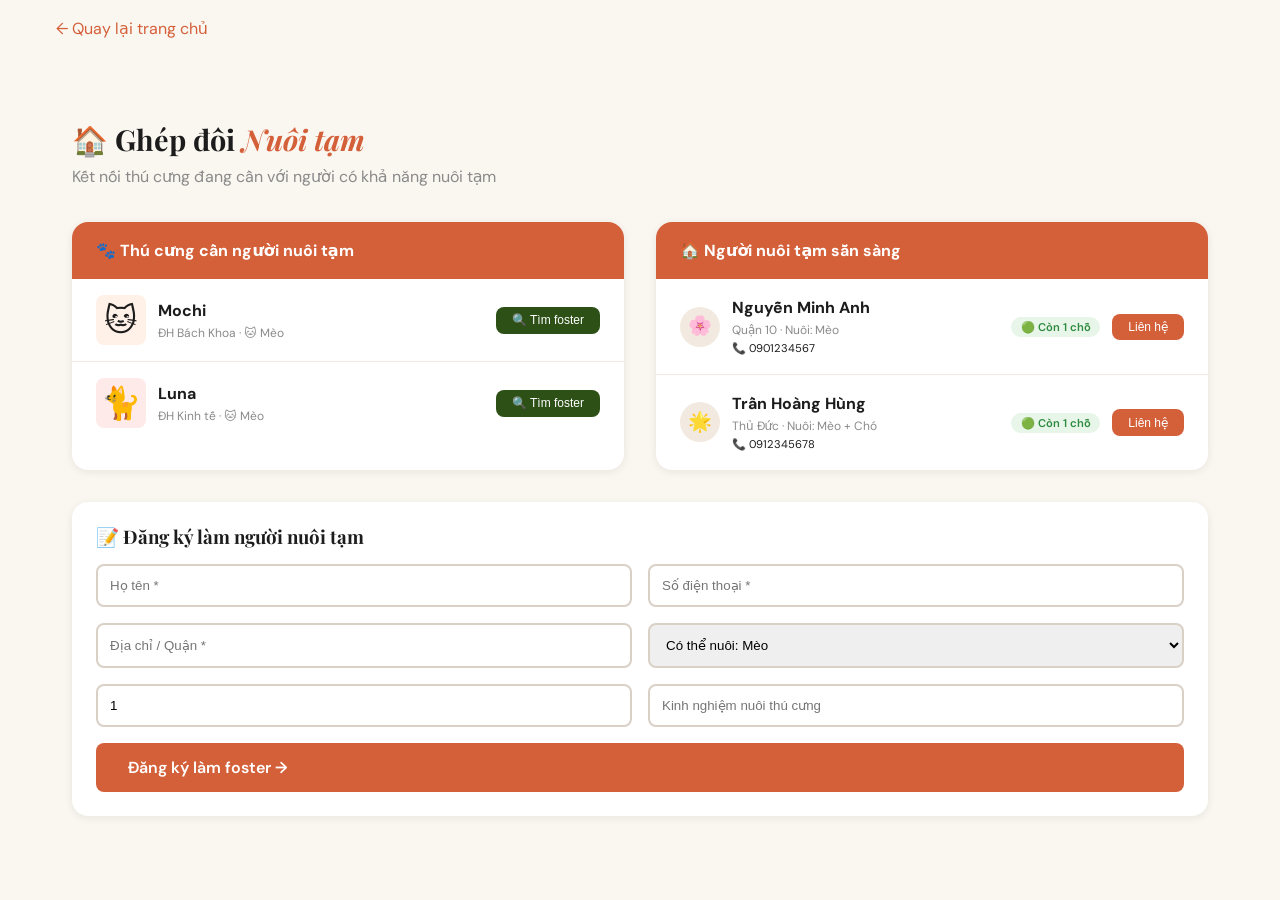
<file: foster-matching.html>
<!DOCTYPE html>
<html lang="vi">
<head>
  <meta charset="UTF-8">
  <meta name="viewport" content="width=device-width, initial-scale=1.0">
  <title>Ghép đôi Nuôi tạm - PAWCONNECT</title>
  <link rel="stylesheet" href="style.css">
  <link href="https://fonts.googleapis.com/css2?family=Playfair+Display:wght@400;700;900&family=DM+Sans:wght@300;400;500;600&family=Space+Mono:wght@400;700&display=swap" rel="stylesheet">
  <style>
    .matching-container {
      max-width: 1200px;
      margin: 2rem auto;
      padding: 2rem;
    }
    .section-title-matching {
      font-family: var(--font-display);
      font-size: 1.8rem;
      margin-bottom: 0.5rem;
    }
    .two-columns {
      display: grid;
      grid-template-columns: 1fr 1fr;
      gap: 2rem;
    }
    .card-list {
      background: var(--white);
      border-radius: var(--radius-md);
      overflow: hidden;
      box-shadow: var(--shadow-sm);
    }
    .card-header {
      background: var(--terracotta);
      color: white;
      padding: 1rem 1.5rem;
      font-weight: 700;
    }
    .card-item {
      padding: 1rem 1.5rem;
      border-bottom: 1px solid var(--cream-2);
      display: flex;
      justify-content: space-between;
      align-items: center;
      flex-wrap: wrap;
      gap: 0.75rem;
    }
    .card-item:last-child {
      border-bottom: none;
    }
    .pet-info-foster {
      display: flex;
      align-items: center;
      gap: 0.75rem;
    }
    .pet-emoji-foster {
      font-size: 2rem;
      width: 50px;
      height: 50px;
      background: var(--cream);
      border-radius: var(--radius-sm);
      display: flex;
      align-items: center;
      justify-content: center;
    }
    .foster-info {
      display: flex;
      align-items: center;
      gap: 0.75rem;
    }
    .foster-avatar {
      width: 40px;
      height: 40px;
      background: var(--cream-2);
      border-radius: 50%;
      display: flex;
      align-items: center;
      justify-content: center;
      font-size: 1.2rem;
    }
    .status-badge-foster {
      padding: 0.2rem 0.6rem;
      border-radius: 20px;
      font-size: 0.7rem;
      font-weight: 600;
    }
    .status-available {
      background: #E8F5E9;
      color: var(--green-safe);
    }
    .status-pending {
      background: #FFF8E0;
      color: var(--yellow-watch);
    }
    .status-matched {
      background: #E3F2FD;
      color: #1565C0;
    }
    .btn-match {
      padding: 0.4rem 1rem;
      background: var(--forest);
      color: white;
      border: none;
      border-radius: var(--radius-sm);
      cursor: pointer;
      font-size: 0.75rem;
      transition: var(--transition);
    }
    .btn-match:hover {
      background: var(--forest-light);
    }
    .request-form {
      background: var(--white);
      border-radius: var(--radius-md);
      padding: 1.5rem;
      margin-top: 2rem;
      box-shadow: var(--shadow-sm);
    }
    .form-row-foster {
      display: grid;
      grid-template-columns: repeat(2, 1fr);
      gap: 1rem;
      margin-bottom: 1rem;
    }
    @media (max-width: 768px) {
      .two-columns {
        grid-template-columns: 1fr;
      }
      .form-row-foster {
        grid-template-columns: 1fr;
      }
    }
  </style>
</head>
<body style="background: var(--cream);">

<div style="max-width: 1200px; margin: 0 auto; padding: 1rem;">
  <a href="index.html" style="color: var(--terracotta); text-decoration: none;">← Quay lại trang chủ</a>
</div>

<div class="matching-container">
  <h1 class="section-title-matching">🏠 Ghép đôi <em>Nuôi tạm</em></h1>
  <p style="color: var(--mid-gray); margin-bottom: 2rem;">Kết nối thú cưng đang cần với người có khả năng nuôi tạm</p>
  
  <div class="two-columns">
    <!-- Danh sách pet cần foster -->
    <div class="card-list">
      <div class="card-header">🐾 Thú cưng cần người nuôi tạm</div>
      <div id="petsNeedFoster">
        <!-- JS inject -->
      </div>
    </div>
    
    <!-- Danh sách foster đang sẵn sàng -->
    <div class="card-list">
      <div class="card-header">🏠 Người nuôi tạm sẵn sàng</div>
      <div id="availableFosters">
        <!-- JS inject -->
      </div>
    </div>
  </div>
  
  <!-- Form đăng ký làm foster -->
  <div class="request-form">
    <h3 style="margin-bottom: 1rem;">📝 Đăng ký làm người nuôi tạm</h3>
    <form id="fosterRequestForm">
      <div class="form-row-foster">
        <input type="text" id="fosterNameReq" placeholder="Họ tên *" required style="padding: 0.75rem; border: 2px solid var(--light-gray); border-radius: var(--radius-sm);">
        <input type="tel" id="fosterPhoneReq" placeholder="Số điện thoại *" required style="padding: 0.75rem; border: 2px solid var(--light-gray); border-radius: var(--radius-sm);">
        <input type="text" id="fosterAddressReq" placeholder="Địa chỉ / Quận *" required style="padding: 0.75rem; border: 2px solid var(--light-gray); border-radius: var(--radius-sm);">
        <select id="fosterTypeReq" style="padding: 0.75rem; border: 2px solid var(--light-gray); border-radius: var(--radius-sm);">
          <option>Có thể nuôi: Mèo</option>
          <option>Có thể nuôi: Chó</option>
          <option>Có thể nuôi: Cả hai</option>
        </select>
      </div>
      <div class="form-row-foster">
        <input type="number" id="fosterMaxReq" placeholder="Số lượng tối đa có thể nuôi" value="1" style="padding: 0.75rem; border: 2px solid var(--light-gray); border-radius: var(--radius-sm);">
        <input type="text" id="fosterExperience" placeholder="Kinh nghiệm nuôi thú cưng" style="padding: 0.75rem; border: 2px solid var(--light-gray); border-radius: var(--radius-sm);">
      </div>
      <button type="submit" class="btn-primary" style="width: 100%;">Đăng ký làm foster →</button>
    </form>
  </div>
</div>

<script>
  const PETS_KEY = "pawlink_pets";
  const FOSTER_REQUESTS_KEY = "pawlink_foster_requests";
  
  // Dữ liệu mẫu
  const DEFAULT_PETS = [
    { id: 1, name: "Mochi", emoji: "🐱", type: "cat", location: "ĐH Bách Khoa", fosterStatus: "available", bgColor: "#FFF0E8" },
    { id: 2, name: "Luna", emoji: "🐈", type: "cat", location: "ĐH Kinh tế", fosterStatus: "available", bgColor: "#FFEAEA" },
    { id: 3, name: "Bông", emoji: "🐶", type: "dog", location: "Q.5", fosterStatus: "pending", bgColor: "#E8F0FF" },
  ];
  
  const DEFAULT_FOSTERS = [
    { id: 1, name: "Nguyễn Minh Anh", phone: "0901234567", address: "Quận 10", type: "cat", maxCapacity: 2, currentCount: 1, status: "available", avatar: "🌸" },
    { id: 2, name: "Trần Hoàng Hùng", phone: "0912345678", address: "Thủ Đức", type: "both", maxCapacity: 1, currentCount: 0, status: "available", avatar: "🌟" },
    { id: 3, name: "Lê Phương Linh", phone: "0987654321", address: "Quận 3", type: "cat", maxCapacity: 2, currentCount: 2, status: "full", avatar: "🎀" },
  ];
  
  function getPets() {
    try {
      const stored = JSON.parse(localStorage.getItem(PETS_KEY) || "[]");
      const allPets = [...DEFAULT_PETS];
      stored.forEach(p => {
        if (!allPets.find(existing => existing.id === p.id)) {
          allPets.push({ id: p.id, name: p.name, emoji: p.emoji, type: p.type, location: p.location, fosterStatus: "available", bgColor: p.bgColor });
        }
      });
      return allPets;
    } catch { return DEFAULT_PETS; }
  }
  
  function getFosters() {
    try {
      const stored = JSON.parse(localStorage.getItem(FOSTER_REQUESTS_KEY) || "[]");
      const activeFosters = stored.filter(f => f.status === "approved").map(f => ({
        id: f.id,
        name: f.name,
        phone: f.phone,
        address: f.address,
        type: f.type,
        maxCapacity: f.maxCapacity || 1,
        currentCount: 0,
        status: "available",
        avatar: f.avatar || "🐾"
      }));
      return [...DEFAULT_FOSTERS, ...activeFosters];
    } catch { return DEFAULT_FOSTERS; }
  }
  
  function renderPets() {
    const pets = getPets();
    const availablePets = pets.filter(p => p.fosterStatus === "available");
    const container = document.getElementById("petsNeedFoster");
    
    if (availablePets.length === 0) {
      container.innerHTML = `<div style="padding: 2rem; text-align: center; color: var(--mid-gray);">✨ Hiện không có thú cưng nào cần nuôi tạm</div>`;
      return;
    }
    
    container.innerHTML = availablePets.map(pet => `
      <div class="card-item">
        <div class="pet-info-foster">
          <div class="pet-emoji-foster" style="background: ${pet.bgColor || '#FFF0E8'}">${pet.emoji}</div>
          <div>
            <div style="font-weight: 700;">${pet.name}</div>
            <div style="font-size: 0.75rem; color: var(--mid-gray);">${pet.location} · ${pet.type === 'cat' ? '🐱 Mèo' : '🐶 Chó'}</div>
          </div>
        </div>
        <button class="btn-match" onclick="requestMatch(${pet.id}, '${pet.name}')">🔍 Tìm foster</button>
      </div>
    `).join("");
  }
  
  function renderFosters() {
    const fosters = getFosters();
    const availableFosters = fosters.filter(f => f.status === "available" && f.currentCount < f.maxCapacity);
    const container = document.getElementById("availableFosters");
    
    if (availableFosters.length === 0) {
      container.innerHTML = `<div style="padding: 2rem; text-align: center; color: var(--mid-gray);">⏳ Chưa có foster nào sẵn sàng</div>`;
      return;
    }
    
    container.innerHTML = availableFosters.map(foster => `
      <div class="card-item">
        <div class="foster-info">
          <div class="foster-avatar">${foster.avatar}</div>
          <div>
            <div style="font-weight: 700;">${foster.name}</div>
            <div style="font-size: 0.75rem; color: var(--mid-gray);">${foster.address} · Nuôi: ${foster.type === 'both' ? 'Mèo + Chó' : foster.type === 'cat' ? 'Mèo' : 'Chó'}</div>
            <div style="font-size: 0.7rem;">📞 ${foster.phone}</div>
          </div>
        </div>
        <div>
          <span class="status-badge-foster status-available">🟢 Còn ${foster.maxCapacity - foster.currentCount} chỗ</span>
          <button class="btn-match" style="background: var(--terracotta); margin-left: 0.5rem;" onclick="contactFoster('${foster.phone}', '${foster.name}')">Liên hệ</button>
        </div>
      </div>
    `).join("");
  }
  
  function requestMatch(petId, petName) {
    showToast(`🔍 Đang tìm foster phù hợp cho ${petName}...`);
    // Giả lập tìm foster
    setTimeout(() => {
      showToast(`✅ Đã gửi yêu cầu! Sẽ có foster liên hệ bạn trong 30 phút.`);
    }, 1500);
  }
  
  function contactFoster(phone, name) {
    showToast(`📞 Liên hệ ${name} qua số: ${phone}`);
  }
  
  function showToast(msg) {
    const toast = document.createElement('div');
    toast.textContent = msg;
    toast.style.cssText = `
      position: fixed;
      bottom: 2rem;
      left: 50%;
      transform: translateX(-50%);
      background: var(--charcoal);
      color: white;
      padding: 0.75rem 1.5rem;
      border-radius: 30px;
      z-index: 9999;
      font-family: var(--font-body);
      font-size: 0.85rem;
    `;
    document.body.appendChild(toast);
    setTimeout(() => toast.remove(), 3000);
  }
  
  // Form đăng ký foster
  const fosterForm = document.getElementById("fosterRequestForm");
  if (fosterForm) {
    fosterForm.addEventListener("submit", (e) => {
      e.preventDefault();
      const name = document.getElementById("fosterNameReq")?.value;
      const phone = document.getElementById("fosterPhoneReq")?.value;
      const address = document.getElementById("fosterAddressReq")?.value;
      const type = document.getElementById("fosterTypeReq")?.value;
      const maxCapacity = parseInt(document.getElementById("fosterMaxReq")?.value) || 1;
      const experience = document.getElementById("fosterExperience")?.value;
      
      if (!name || !phone || !address) {
        showToast("⚠️ Vui lòng điền đầy đủ thông tin!");
        return;
      }
      
      const newId = Date.now();
      const typeCode = type.includes("Cả hai") ? "both" : type.includes("Mèo") ? "cat" : "dog";
      const typeLabel = typeCode === "both" ? "Chó + Mèo" : typeCode === "cat" ? "Mèo" : "Chó";

      // Lưu vào danh sách request riêng
      const requests = JSON.parse(localStorage.getItem(FOSTER_REQUESTS_KEY) || "[]");
      requests.push({
        id: newId, name, phone, address, type: typeCode,
        maxCapacity, experience, status: "pending", time: new Date().toISOString()
      });
      localStorage.setItem(FOSTER_REQUESTS_KEY, JSON.stringify(requests));

      // ĐỒNG THỜI lưu vào pawgen_fosters để Admin thấy ngay
      const FOSTERS_KEY = "pawgen_fosters";
      let fosters = [];
      try { fosters = JSON.parse(localStorage.getItem(FOSTERS_KEY) || "[]"); } catch {}
      fosters.push({
        id: newId, name, phone, area: address, type: typeLabel,
        rating: 5, current: 0, max: maxCapacity,
        avatar: "🐾", joined: new Date().toLocaleDateString("vi-VN"),
        status: "active", source: "foster-matching"
      });
      localStorage.setItem(FOSTERS_KEY, JSON.stringify(fosters));
      
      showToast("✅ Đăng ký thành công! Admin sẽ duyệt và liên hệ bạn trong 24h.");
      fosterForm.reset();
    });
  }
  
  renderPets();
  renderFosters();
</script>
</body>
</html>
</file>
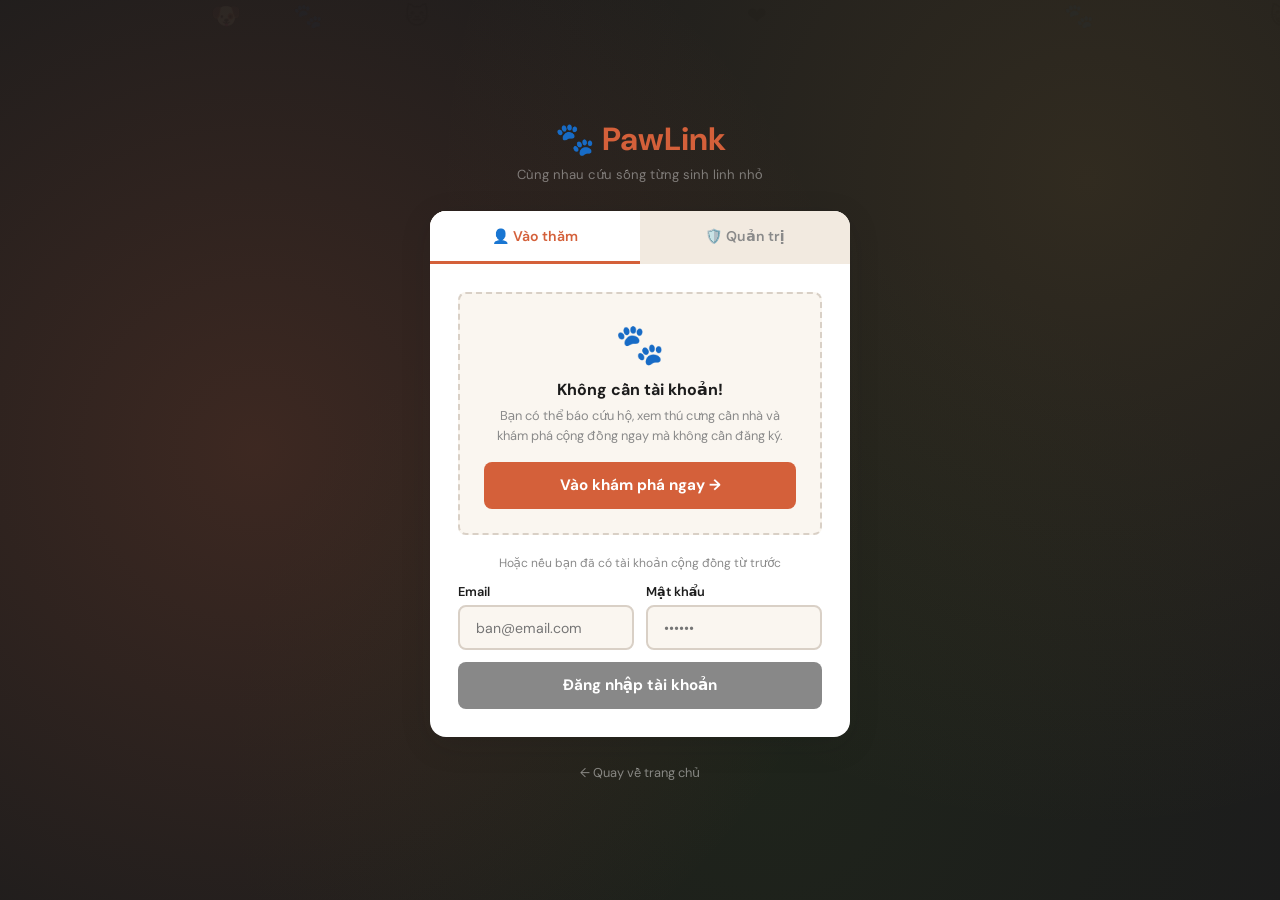
<file: login.html>
<!DOCTYPE html>
<html lang="vi">
<head>
  <meta charset="UTF-8"/>
  <meta name="viewport" content="width=device-width, initial-scale=1.0"/>
  <title>PawLink — Đăng nhập</title>
  <link href="https://fonts.googleapis.com/css2?family=DM+Sans:wght@300;400;500;600;700&display=swap" rel="stylesheet">
  <style>
    :root {
      --cream: #FAF6F0;
      --cream2: #F2EAE0;
      --terra: #D4603A;
      --terra-dk: #A8452A;
      --forest: #2D5016;
      --forest-lt: #4A7A28;
      --char: #1C1C1C;
      --mgray: #8A8A8A;
      --lgray: #D9D0C6;
      --red: #E83030;
      --green: #2D8A3E;
      --font: 'DM Sans', system-ui, sans-serif;
      --rm: 8px;
      --rml: 16px;
    }
    *, *::before, *::after { box-sizing: border-box; margin: 0; padding: 0; }

    body {
      font-family: var(--font);
      background: var(--char);
      min-height: 100vh;
      display: flex;
      align-items: center;
      justify-content: center;
      padding: 2rem;
      background-image:
        radial-gradient(circle at 20% 50%, rgba(212,96,58,.18) 0%, transparent 55%),
        radial-gradient(circle at 85% 20%, rgba(201,151,59,.12) 0%, transparent 50%),
        radial-gradient(circle at 60% 85%, rgba(45,80,22,.15) 0%, transparent 50%);
    }

    /* Floating paws */
    .bg-paws { position: fixed; inset: 0; pointer-events: none; z-index: 0; overflow: hidden; }
    .bg-paw { position: absolute; font-size: 1.5rem; opacity: 0.04; animation: floatUp linear infinite; }
    @keyframes floatUp {
      0%   { transform: translateY(110vh) rotate(0deg); }
      100% { transform: translateY(-20vh) rotate(360deg); }
    }

    .wrap {
      width: 100%;
      max-width: 420px;
      position: relative;
      z-index: 1;
    }

    .logo { text-align: center; margin-bottom: 1.75rem; }
    .logo-title {
      font-size: 2rem;
      color: var(--terra);
      text-decoration: none;
      display: inline-flex;
      align-items: center;
      gap: .5rem;
      font-weight: 700;
    }
    .logo p { font-size: .82rem; color: rgba(255,255,255,.4); margin-top: .35rem; }

    .card {
      background: #fff;
      border-radius: var(--rml);
      overflow: hidden;
      box-shadow: 0 8px 32px rgba(28,28,28,.12);
      animation: cardIn .35s ease;
    }
    @keyframes cardIn {
      from { transform: translateY(24px) scale(.97); opacity: 0; }
      to   { transform: none; opacity: 1; }
    }

    /* Tabs */
    .tabs { display: grid; grid-template-columns: 1fr 1fr; background: var(--cream2); }
    .tab {
      padding: 1rem;
      border: none;
      background: none;
      font-family: var(--font);
      font-size: .88rem;
      font-weight: 600;
      color: var(--mgray);
      cursor: pointer;
      border-bottom: 3px solid transparent;
      transition: all .2s;
    }
    .tab.active { background: #fff; color: var(--terra); border-bottom-color: var(--terra); }

    .body { padding: 1.75rem; }

    /* Guest box */
    .guest-box {
      border: 2px dashed var(--lgray);
      border-radius: var(--rm);
      padding: 1.5rem;
      text-align: center;
      background: var(--cream);
      margin-bottom: 1.25rem;
    }
    .guest-icon { font-size: 2.5rem; margin-bottom: .6rem; }
    .guest-box h3 { font-size: 1rem; font-weight: 700; color: var(--char); margin-bottom: .35rem; }
    .guest-box p { font-size: .8rem; color: var(--mgray); line-height: 1.55; }

    .btn-guest {
      display: block;
      width: 100%;
      padding: .85rem;
      border: none;
      border-radius: var(--rm);
      background: var(--terra);
      color: #fff;
      font-family: var(--font);
      font-size: .95rem;
      font-weight: 700;
      cursor: pointer;
      margin-top: 1rem;
      transition: all .2s;
    }
    .btn-guest:hover { background: var(--terra-dk); transform: translateY(-1px); box-shadow: 0 6px 20px rgba(212,96,58,.3); }

    .or-note { font-size: .75rem; color: var(--mgray); text-align: center; margin: .75rem 0; }

    .two-col { display: grid; grid-template-columns: 1fr 1fr; gap: .75rem; }

    /* Admin panel */
    .admin-badge {
      display: flex;
      align-items: center;
      gap: .5rem;
      background: #EDF5E8;
      border: 1px solid #B8D8A0;
      border-radius: var(--rm);
      padding: .6rem .875rem;
      font-size: .78rem;
      color: var(--forest);
      margin-bottom: 1.25rem;
    }

    .fgroup { margin-bottom: 1rem; }
    .fgroup label { display: block; font-size: .8rem; font-weight: 600; margin-bottom: .35rem; color: var(--char); }
    .fgroup input {
      width: 100%;
      padding: .7rem 1rem;
      border: 2px solid var(--lgray);
      border-radius: var(--rm);
      font-family: var(--font);
      font-size: .88rem;
      background: var(--cream);
      color: var(--char);
      outline: none;
      transition: all .2s;
    }
    .fgroup input:focus { border-color: var(--forest); background: #fff; }

    .input-wrap { position: relative; }
    .toggle-pw {
      position: absolute;
      right: .875rem;
      top: 50%;
      transform: translateY(-50%);
      background: none;
      border: none;
      cursor: pointer;
      color: var(--mgray);
      font-size: .9rem;
    }

    .btn-admin {
      width: 100%;
      padding: .85rem;
      border: none;
      border-radius: var(--rm);
      background: var(--forest);
      color: #fff;
      font-family: var(--font);
      font-size: .95rem;
      font-weight: 700;
      cursor: pointer;
      margin-top: .25rem;
      transition: all .2s;
    }
    .btn-admin:hover { background: var(--forest-lt); transform: translateY(-1px); box-shadow: 0 6px 20px rgba(45,80,22,.3); }

    .auth-msg {
      display: none;
      padding: .6rem .875rem;
      border-radius: var(--rm);
      font-size: .8rem;
      font-weight: 500;
      margin-top: .75rem;
      text-align: center;
    }
    .auth-msg.error   { display: block; background: #FFEAEA; color: var(--red); }
    .auth-msg.success { display: block; background: #E8F5E9; color: var(--green); }

    .panel { display: none; }
    .panel.active { display: block; }

    .back { text-align: center; margin-top: 1.5rem; }
    .back a { color: rgba(255,255,255,.45); font-size: .8rem; text-decoration: none; transition: all .2s; }
    .back a:hover { color: rgba(255,255,255,.8); }

    @media (max-width: 480px) {
      body { padding: 1rem; }
      .body { padding: 1.25rem; }
      .two-col { grid-template-columns: 1fr; }
    }
  </style>
</head>
<body>

<div class="bg-paws" id="bgPaws"></div>

<div class="wrap">
  <div class="logo">
    <a class="logo-title" href="index.html">🐾 PawLink</a>
    <p>Cùng nhau cứu sống từng sinh linh nhỏ</p>
  </div>

  <div class="card">
    <div class="tabs">
      <button class="tab active" id="tabGuest" onclick="switchTab('guest')">👤 Vào thăm</button>
      <button class="tab"        id="tabAdmin" onclick="switchTab('admin')">🛡️ Quản trị</button>
    </div>

    <div class="body">

      <!-- GUEST PANEL -->
      <div class="panel active" id="panelGuest">
        <div class="guest-box">
          <div class="guest-icon">🐾</div>
          <h3>Không cần tài khoản!</h3>
          <p>Bạn có thể báo cứu hộ, xem thú cưng cần nhà và khám phá cộng đồng ngay mà không cần đăng ký.</p>
          <button class="btn-guest" onclick="enterAsGuest()">Vào khám phá ngay →</button>
        </div>

        <div class="or-note">Hoặc nếu bạn đã có tài khoản cộng đồng từ trước</div>

        <div class="two-col">
          <div class="fgroup" style="margin:0">
            <label>Email</label>
            <input type="email" id="guestEmail" placeholder="ban@email.com"/>
          </div>
          <div class="fgroup" style="margin:0">
            <label>Mật khẩu</label>
            <input type="password" id="guestPassword" placeholder="••••••"/>
          </div>
        </div>

        <button class="btn-guest" style="margin-top:.75rem;background:#888;box-shadow:none" onclick="handleUserLogin()">
          Đăng nhập tài khoản
        </button>
        <div class="auth-msg" id="guestMsg"></div>
      </div>

      <!-- ADMIN PANEL -->
      <div class="panel" id="panelAdmin">
        <div class="admin-badge">🛡️ Khu vực dành riêng cho quản trị viên PawLink</div>
        <form onsubmit="handleAdminLogin(event)">
          <div class="fgroup">
            <label>Email quản trị</label>
            <input type="email" id="adminEmail" placeholder="admin@pawlink.vn" required autocomplete="email"/>
          </div>
          <div class="fgroup">
            <label>Mật khẩu</label>
            <div class="input-wrap">
              <input type="password" id="adminPassword" placeholder="••••••••" required/>
              <button type="button" class="toggle-pw" onclick="togglePw('adminPassword', this)">👁</button>
            </div>
          </div>
          <button type="submit" class="btn-admin">🛡️ Vào trang quản trị →</button>
          <div class="auth-msg" id="adminMsg"></div>
        </form>
      </div>

    </div>
  </div>

  <div class="back"><a href="index.html">← Quay về trang chủ</a></div>
</div>

<script>
  // Floating paws
  const container = document.getElementById("bgPaws");
  ["🐾","🐱","🐶","❤️","🐾","😺"].forEach(p => {
    const el = document.createElement("div");
    el.className = "bg-paw";
    el.textContent = p;
    el.style.left = `${Math.random() * 100}%`;
    el.style.animationDuration = `${10 + Math.random() * 15}s`;
    el.style.animationDelay = `${Math.random() * 20}s`;
    container.appendChild(el);
  });

  const USERS_KEY   = "pawlink_users";
  const SESSION_KEY = "pawlink_session";

  function getUsers() {
    try {
      const stored = JSON.parse(localStorage.getItem(USERS_KEY) || "[]");
      if (!stored.find(u => u.email === "admin@pawlink.vn")) {
        stored.push({ name: "Admin PawLink", email: "admin@pawlink.vn", password: "pawlink123", role: "admin" });
        localStorage.setItem(USERS_KEY, JSON.stringify(stored));
      }
      return stored;
    } catch { return []; }
  }

  function saveSession(u) { localStorage.setItem(SESSION_KEY, JSON.stringify(u)); }
  function getSession()   { try { return JSON.parse(localStorage.getItem(SESSION_KEY)); } catch { return null; } }

  // Auto-redirect nếu đã login admin
  const sess = getSession();
  if (sess && sess.role === "admin") window.location.href = "admin.html";

  function switchTab(tab) {
    document.getElementById("tabGuest").classList.toggle("active", tab === "guest");
    document.getElementById("tabAdmin").classList.toggle("active", tab === "admin");
    document.getElementById("panelGuest").classList.toggle("active", tab === "guest");
    document.getElementById("panelAdmin").classList.toggle("active", tab === "admin");
  }

  function enterAsGuest() {
    saveSession({ name: "Khách", role: "guest" });
    window.location.href = "index.html";
  }

  function handleUserLogin() {
    const email = document.getElementById("guestEmail").value.trim().toLowerCase();
    const pw    = document.getElementById("guestPassword").value;
    if (!email || !pw) { showMsg("guestMsg", "Vui lòng nhập email và mật khẩu!", "error"); return; }
    const u = getUsers().find(x => x.email === email && x.password === pw);
    if (!u) { showMsg("guestMsg", "❌ Email hoặc mật khẩu không đúng!", "error"); return; }
    if (u.role === "admin") { showMsg("guestMsg", "Tài khoản admin vui lòng dùng tab Quản trị!", "error"); return; }
    saveSession(u);
    showMsg("guestMsg", `✅ Chào mừng ${u.name}! Đang chuyển...`, "success");
    setTimeout(() => window.location.href = "index.html", 1000);
  }

  function handleAdminLogin(e) {
    e.preventDefault();
    const email = document.getElementById("adminEmail").value.trim().toLowerCase();
    const pw    = document.getElementById("adminPassword").value;
    const u = getUsers().find(x => x.email === email && x.password === pw && x.role === "admin");
    if (!u) { showMsg("adminMsg", "❌ Sai thông tin admin!", "error"); return; }
    saveSession(u);
    showMsg("adminMsg", `✅ Xin chào ${u.name}! Đang chuyển...`, "success");
    setTimeout(() => window.location.href = "admin.html", 1000);
  }

  function togglePw(id, btn) {
    const el = document.getElementById(id);
    if (el.type === "password") { el.type = "text"; btn.textContent = "🙈"; }
    else { el.type = "password"; btn.textContent = "👁"; }
  }

  function showMsg(id, msg, type) {
    const el = document.getElementById(id);
    el.textContent = msg;
    el.className = "auth-msg " + type;
    setTimeout(() => el.className = "auth-msg", 4000);
  }

  getUsers(); // seed admin
</script>
</body>
</html>
</file>
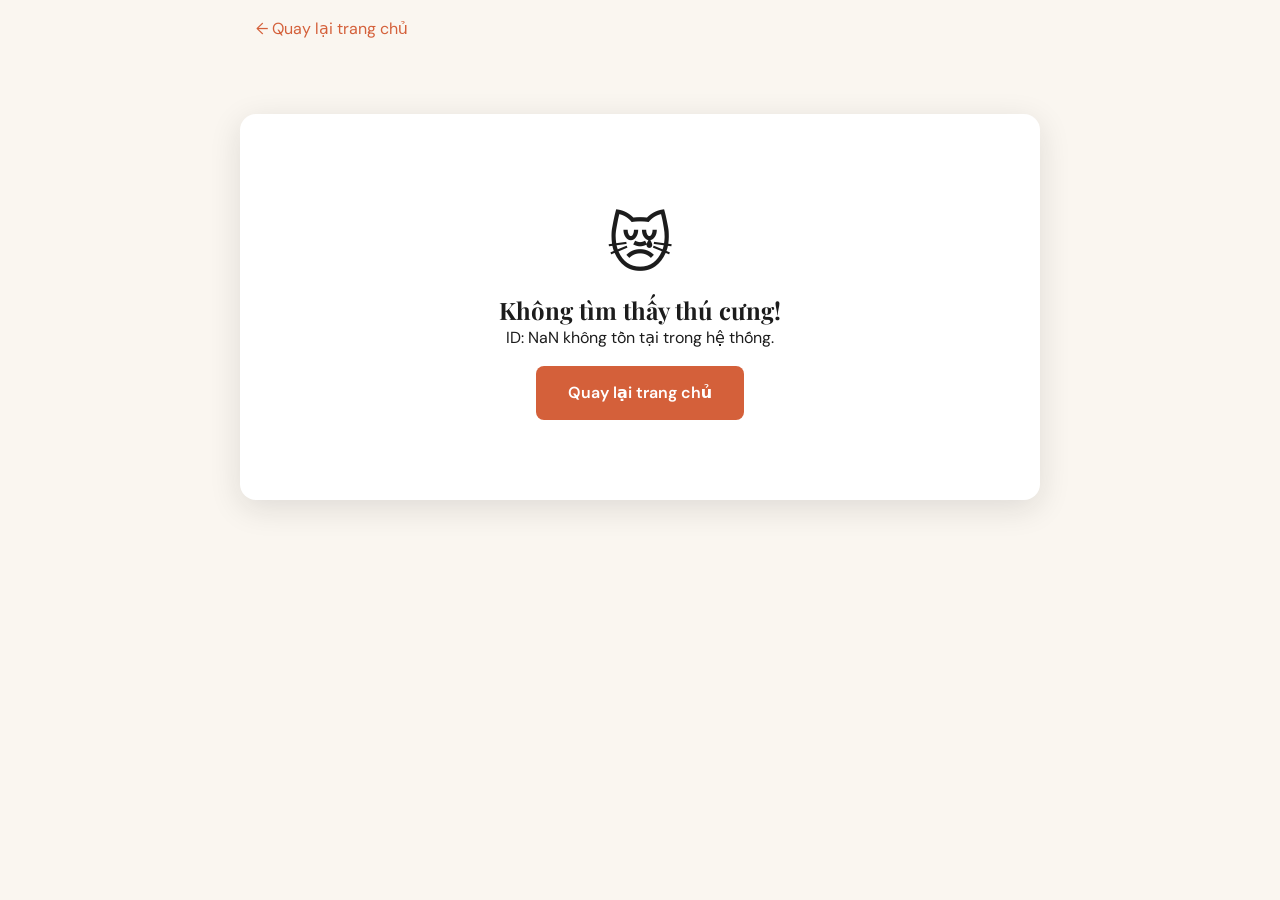
<file: pet.html>
<!DOCTYPE html>
<html lang="vi">
<head>
  <meta charset="UTF-8">
  <meta name="viewport" content="width=device-width, initial-scale=1.0">
  <title>Pet Profile - PAWCONNECT</title>
  <link rel="stylesheet" href="style.css">
  <link href="https://fonts.googleapis.com/css2?family=Playfair+Display:wght@400;700;900&family=DM+Sans:wght@300;400;500;600&family=Space+Mono:wght@400;700&display=swap" rel="stylesheet">
  <style>
    .pet-profile-container {
      max-width: 800px;
      margin: 2rem auto;
      padding: 2rem;
      background: var(--white);
      border-radius: var(--radius-md);
      box-shadow: var(--shadow-md);
    }
    .back-link {
      display: inline-block;
      margin-bottom: 1.5rem;
      color: var(--terracotta);
      text-decoration: none;
    }
    .back-link:hover {
      text-decoration: underline;
    }
    .funding-progress {
      background: var(--cream-2);
      border-radius: var(--radius-sm);
      padding: 1rem;
      margin-top: 1rem;
    }
    .progress-bar {
      height: 8px;
      background: var(--terracotta);
      border-radius: 4px;
      transition: width 0.3s ease;
      margin-bottom: 0.5rem;
    }
    .funding-options {
      display: flex;
      gap: 0.75rem;
      flex-wrap: wrap;
      margin: 1rem 0;
    }
    .funding-options button {
      flex: 1;
      min-width: 100px;
      padding: 0.75rem;
      border: 2px solid var(--light-gray);
      border-radius: var(--radius-sm);
      background: var(--cream);
      cursor: pointer;
      transition: var(--transition);
      font-weight: 600;
    }
    .funding-options button:hover {
      background: var(--terracotta);
      border-color: var(--terracotta);
      color: var(--white);
    }
    .journal-entry {
      background: var(--cream);
      border-radius: var(--radius-sm);
      padding: 1rem;
      margin-bottom: 1rem;
      border-left: 4px solid var(--terracotta);
    }
    .journal-date {
      font-size: 0.75rem;
      color: var(--mid-gray);
      margin-bottom: 0.5rem;
    }
  </style>
  </head>
<body style="background: var(--cream);">

<div style="max-width: 800px; margin: 0 auto; padding: 1rem;">
  <a href="index.html" class="back-link">← Quay lại trang chủ</a>
</div>

<div class="pet-profile-container" id="petProfile">
  <div style="text-align: center; padding: 3rem;">
    <div class="loading-spinner">🐾 Đang tải thông tin...</div>
  </div>
</div>

<script>
  // Lấy ID từ URL
  const urlParams = new URLSearchParams(window.location.search);
  const petId = parseInt(urlParams.get('id'));
  
  // Key localStorage
  const PETS_KEY = "pawlink_pets";
  const DONATIONS_KEY = "pawlink_donations";
  
  // Dữ liệu mặc định
  const DEFAULT_PETS = [
    { id: 1, name: "Mochi", type: "cat", emoji: "🐱", age: "~2 tháng", location: "ĐH Bách Khoa, Q.10", gender: "Cái", status: "urgent", vaccinated: false, neutered: false, fosterDays: 3, desc: "Mochi được phát hiện tại cổng trường trong tình trạng bị thương nhẹ ở chân. Hiện đã được sơ cứu và cần người nuôi tạm gấp.", tags: ["Mèo con", "Cần gấp"], bgColor: "#FFF0E8", costs: "320,000 VNĐ", journal: [
      { date: "15/03/2025", content: "Được phát hiện tại cổng ĐH Bách Khoa, chân bị thương nhẹ" },
      { date: "16/03/2025", content: "Đã được đưa đến phòng khám PetCare Plus, băng bó vết thương" },
      { date: "18/03/2025", content: "Sức khỏe ổn định, đang tìm người nuôi tạm" }
    ]},
    { id: 2, name: "Bông", type: "dog", emoji: "🐶", age: "~6 tháng", location: "Hẻm Nguyễn Trãi, Q.5", gender: "Đực", status: "safe", vaccinated: true, neutered: false, fosterDays: 14, desc: "Bông là chú chó lai rất năng động và thân thiện.", tags: ["Chó con", "Đã vaccine"], bgColor: "#E8F0FF", costs: "750,000 VNĐ", journal: [
      { date: "10/03/2025", content: "Được phát hiện lang thang trong hẻm" },
      { date: "12/03/2025", content: "Đã tiêm vaccine dại mũi 1" }
    ]}
  ];
  
  function getPets() {
    try {
      const stored = JSON.parse(localStorage.getItem(PETS_KEY) || "[]");
      if (stored.length === 0) return DEFAULT_PETS;
      // Merge default pets with stored pets
      const allPets = [...DEFAULT_PETS];
      stored.forEach(p => {
        if (!allPets.find(existing => existing.id === p.id)) {
          allPets.push(p);
        }
      });
      return allPets;
    } catch { return DEFAULT_PETS; }
  }
  
  function getDonations() {
    try {
      return JSON.parse(localStorage.getItem(DONATIONS_KEY) || "[]");
    } catch { return []; }
  }
  
  function formatPrice(n) {
    return n.toLocaleString("vi-VN") + " VNĐ";
  }
  
  function addDonation(amount, petId, purpose) {
    const donations = getDonations();
    donations.push({
      id: Date.now(),
      amount: amount,
      petId: petId,
      purpose: purpose,
      donor: 'Khách',
      time: new Date().toISOString()
    });
    localStorage.setItem(DONATIONS_KEY, JSON.stringify(donations));
    renderPage();
    showToast(`💝 Cảm ơn bạn đã donate ${formatPrice(amount)} cho ${petName}!`);
  }
  
  function showToast(msg) {
    // Tạo toast tạm thời
    const toast = document.createElement('div');
    toast.textContent = msg;
    toast.style.cssText = `
      position: fixed;
      bottom: 2rem;
      left: 50%;
      transform: translateX(-50%);
      background: var(--charcoal);
      color: white;
      padding: 0.75rem 1.5rem;
      border-radius: 30px;
      z-index: 9999;
      font-family: var(--font-body);
      font-size: 0.85rem;
    `;
    document.body.appendChild(toast);
    setTimeout(() => toast.remove(), 3000);
  }
  
  function renderPage() {
    const pets = getPets();
    const pet = pets.find(p => p.id === petId);
    const container = document.getElementById("petProfile");
    
    if (!pet) {
      container.innerHTML = `
        <div style="text-align: center; padding: 3rem;">
          <div style="font-size: 4rem;">😿</div>
          <h2>Không tìm thấy thú cưng!</h2>
          <p>ID: ${petId} không tồn tại trong hệ thống.</p>
          <a href="index.html" class="btn-primary" style="display: inline-block; margin-top: 1rem;">Quay lại trang chủ</a>
        </div>
      `;
      return;
    }
    
    const donations = getDonations();
    const petDonations = donations.filter(d => d.petId === petId);
    const totalDonated = petDonations.reduce((sum, d) => sum + d.amount, 0);
    const targetAmount = 2000000; // Mục tiêu 2 triệu cho mỗi pet
    const progress = Math.min((totalDonated / targetAmount) * 100, 100);
    
    container.innerHTML = `
      <div style="display: flex; gap: 2rem; flex-wrap: wrap;">
        <div style="flex: 1; min-width: 200px; text-align: center;">
          <div style="font-size: 8rem; background: ${pet.bgColor}; border-radius: var(--radius-md); padding: 2rem;">${pet.emoji}</div>
          <div style="margin-top: 1rem;">
            <span class="tag tag-${pet.status === 'urgent' ? 'urgent' : pet.status === 'watch' ? 'watch' : 'safe'}">
              ${pet.status === 'urgent' ? '🔴 Cần gấp' : pet.status === 'watch' ? '🟡 Theo dõi' : '🟢 An toàn'}
            </span>
          </div>
        </div>
        <div style="flex: 2;">
          <h1 style="font-family: var(--font-display); font-size: 2.5rem; margin-bottom: 0.5rem;">${pet.name}</h1>
          <div style="color: var(--mid-gray); margin-bottom: 1rem;">${pet.gender} · ${pet.age} · ${pet.location}</div>
          <div class="pet-modal-tags" style="margin-bottom: 1rem;">
            ${pet.tags.map(t => `<span class="pet-tag">${t}</span>`).join("")}
            ${pet.vaccinated ? '<span class="pet-tag">💉 Đã vaccine</span>' : '<span class="pet-tag">Chưa vaccine</span>'}
            ${pet.neutered ? '<span class="pet-tag">✂️ Đã triệt sản</span>' : ''}
          </div>
          <p style="line-height: 1.8; color: var(--charcoal-2); margin-bottom: 1.5rem;">${pet.desc}</p>
          <div class="pet-modal-stats">
            <div class="pet-stat"><div class="pet-stat-label">Thời gian nuôi tạm</div><div class="pet-stat-val">${pet.fosterDays} ngày</div></div>
            <div class="pet-stat"><div class="pet-stat-label">Chi phí đã dùng</div><div class="pet-stat-val">${pet.costs}</div></div>
          </div>
        </div>
      </div>
      
      <div class="funding-progress">
        <h3 style="font-family: var(--font-body); font-size: 1rem; margin-bottom: 0.75rem;">💰 Quỹ cứu hộ cho ${pet.name}</h3>
        <div class="progress-bar" style="width: ${progress}%"></div>
        <div style="display: flex; justify-content: space-between; font-size: 0.85rem;">
          <span>Đã quyên góp: ${formatPrice(totalDonated)}</span>
          <span>Mục tiêu: ${formatPrice(targetAmount)}</span>
        </div>
      </div>
      
      <div style="margin-top: 2rem;">
        <h3 style="font-family: var(--font-body); font-size: 1.2rem; margin-bottom: 1rem;">💝 Tài trợ cho ${pet.name}</h3>
        <div class="funding-options">
          <button onclick="donateForPet(50000, ${pet.id}, 'Thức ăn')">50K - Thức ăn</button>
          <button onclick="donateForPet(100000, ${pet.id}, 'Thuốc men')">100K - Thuốc men</button>
          <button onclick="donateForPet(200000, ${pet.id}, 'Vaccine')">200K - Vaccine</button>
          <button onclick="donateForPet(500000, ${pet.id}, 'Triệt sản')">500K - Triệt sản</button>
        </div>
        <div style="display: flex; gap: 0.5rem; margin-top: 0.5rem;">
          <input type="number" id="customAmount" placeholder="Số tiền khác..." style="flex: 1; padding: 0.75rem; border: 2px solid var(--light-gray); border-radius: var(--radius-sm);">
          <button onclick="donateCustom(${pet.id})" class="btn-primary">Donate</button>
        </div>
      </div>
      
      <div style="margin-top: 2rem;">
        <h3 style="font-family: var(--font-body); font-size: 1.2rem; margin-bottom: 1rem;">📓 Nhật ký hành trình của ${pet.name}</h3>
        ${pet.journal ? pet.journal.map(j => `
          <div class="journal-entry">
            <div class="journal-date">📅 ${j.date}</div>
            <div>${j.content}</div>
          </div>
        `).join('') : '<p>Chưa có cập nhật nào.</p>'}
      </div>
      
      <div id="qrSection" style="margin-top: 2rem; display: none;">
        <h3 style="font-family: var(--font-body); font-size: 1.2rem; margin-bottom: 1rem;">💳 QR Donate nhanh</h3>
        <div style="display:flex;align-items:center;gap:1.5rem;background:var(--cream);border-radius:var(--radius-sm);padding:1.25rem;flex-wrap:wrap;">
          <img id="petQrImg" src="" alt="QR Donate" style="width:160px;height:160px;border-radius:8px;background:white;padding:6px;box-shadow:0 2px 8px rgba(0,0,0,0.1);display:block;"/>
          <div class="qr-fallback" style="display:none;width:160px;height:160px;background:#f5f5f5;border-radius:8px;display:flex;align-items:center;justify-content:center;font-size:0.75rem;color:#888;text-align:center;padding:0.5rem;">Không tải được QR. Dùng thông tin bên dưới.</div>
          <div>
            <div style="font-weight:700;margin-bottom:0.5rem;">Quét để donate cho bé này</div>
            <div id="petQrUrlDisplay" style="font-size:0.78rem;color:var(--mid-gray);max-width:300px;margin-bottom:0.75rem;"></div>
            <button onclick="downloadPetQr()" style="padding:0.4rem 1rem;background:var(--terracotta);color:white;border:none;border-radius:8px;cursor:pointer;font-size:0.8rem;font-weight:600;">⬇️ Tải QR về</button>
          </div>
        </div>
      </div>

      <div style="margin-top: 2rem; padding-top: 1rem; border-top: 1px solid var(--light-gray); text-align: center;">
        <button class="btn-primary" onclick="window.location.href='index.html#adopt'">🐾 Xem thêm thú cưng khác</button>
        <button class="btn-outline" onclick="window.location.href='index.html#donate'" style="margin-left: 0.5rem;">💝 Donate chung</button>
      </div>
    `;
  }
  
  function donateForPet(amount, petId, purpose) {
    addDonation(amount, petId, purpose);
  }
  
  function donateCustom(petId) {
    const amount = parseInt(document.getElementById("customAmount")?.value);
    if (!amount || amount <= 0) {
      showToast("⚠️ Vui lòng nhập số tiền hợp lệ!");
      return;
    }
    addDonation(amount, petId, "Tài trợ chung");
    document.getElementById("customAmount").value = "";
  }
  
  // Hiển thị QR Donate VietQR cho pet — luôn hiện, không cần file ảnh local
  function renderPetQr(pet) {
    const section = document.getElementById("qrSection");
    const img = document.getElementById("petQrImg");
    const urlDisplay = document.getElementById("petQrUrlDisplay");
    if (!section || !img) return;

    const ACCOUNT_NO = "19075401204017";
    const ACCOUNT_NAME = "QUY CUU HO PAWGEN";

    section.style.display = "block";
    if (urlDisplay) urlDisplay.textContent = "TK: " + ACCOUNT_NO + " · " + ACCOUNT_NAME;
    img.src = "[data-uri]";
    img.style.display = "block";
    const fallback = section.querySelector(".qr-fallback");
    img.onerror = () => {
      img.style.display = "none";
      if (fallback) fallback.style.display = "flex";
    };
    img.onload = () => {
      img.style.display = "block";
      if (fallback) fallback.style.display = "none";
    };
  }

  window.downloadPetQr = function() {
    const img = document.getElementById("petQrImg");
    if (!img || !img.src) return;
    fetch(img.src)
      .then(r => r.blob())
      .then(blob => {
        const link = document.createElement("a");
        link.download = "qr-donate-" + petId + ".png";
        link.href = URL.createObjectURL(blob);
        link.click();
      })
      .catch(() => showToast("⚠️ Nhấn giữ ảnh QR để lưu về máy."));
  };

  // Global functions cho button onclick
  window.donateForPet = donateForPet;
  window.donateCustom = donateCustom;

  // Render đầy đủ — gọi đúng thứ tự
  function renderAll() {
    renderPage();
    const pets = getPets();
    const pet = pets.find(p => p.id === petId);
    if (pet) renderPetQr(pet);
  }
  renderAll();
</script>
</body>
</html>
</file>
<file: style.css>
/* ========================================
   PAWLINK — style.css
   Aesthetic: Warm editorial × Modern organic
   Palette: Cream / Terracotta / Forest / Gold
======================================== */

:root {
  --cream: #FAF6F0;
  --cream-2: #F2EAE0;
  --terracotta: #D4603A;
  --terracotta-light: #E8845F;
  --terracotta-dark: #A8452A;
  --forest: #2D5016;
  --forest-light: #4A7A28;
  --gold: #C9973B;
  --gold-light: #E8B85A;
  --charcoal: #1C1C1C;
  --charcoal-2: #2E2E2E;
  --mid-gray: #8A8A8A;
  --light-gray: #D9D0C6;
  --white: #FFFFFF;
  --red-urgent: #E83030;
  --yellow-watch: #E8A620;
  --green-safe: #2D8A3E;
  --shadow-sm: 0 2px 8px rgba(28,28,28,0.08);
  --shadow-md: 0 8px 32px rgba(28,28,28,0.12);
  --shadow-lg: 0 20px 60px rgba(28,28,28,0.16);
  --radius-sm: 8px;
  --radius-md: 16px;
  --radius-lg: 28px;
  --radius-xl: 48px;
  --font-display: 'Playfair Display', Georgia, serif;
  --font-body: 'DM Sans', system-ui, sans-serif;
  --font-mono: 'Space Mono', monospace;
  --transition: all 0.3s cubic-bezier(0.4, 0, 0.2, 1);
}

/* ========= RESET & BASE ========= */
*, *::before, *::after { box-sizing: border-box; margin: 0; padding: 0; }

html { scroll-behavior: smooth; scroll-padding-top: 80px; }

body {
  font-family: var(--font-body);
  background: var(--cream);
  color: var(--charcoal);
  line-height: 1.6;
  overflow-x: hidden;
}

::selection { background: var(--terracotta); color: var(--white); }

img { max-width: 100%; display: block; }

a { color: inherit; text-decoration: none; }

/* ========= SCROLLBAR ========= */
::-webkit-scrollbar { width: 6px; }
::-webkit-scrollbar-track { background: var(--cream-2); }
::-webkit-scrollbar-thumb { background: var(--terracotta); border-radius: 3px; }

/* ========= TYPOGRAPHY ========= */
em { font-style: italic; color: var(--terracotta); }

h1, h2, h3, h4 { font-family: var(--font-display); line-height: 1.2; }

/* ========= NAV ========= */
#navbar {
  position: fixed;
  top: 0; left: 0; right: 0;
  z-index: 1000;
  display: flex;
  align-items: center;
  gap: 2rem;
  padding: 0 2rem;
  height: 70px;
  background: rgba(250, 246, 240, 0.92);
  backdrop-filter: blur(12px);
  border-bottom: 1px solid var(--light-gray);
  transition: var(--transition);
}

#navbar.scrolled {
  box-shadow: var(--shadow-sm);
}

.nav-logo {
  display: flex;
  align-items: center;
  gap: 0.5rem;
  flex-shrink: 0;
}

.paw-icon { font-size: 1.5rem; animation: pawBounce 2s ease-in-out infinite; }

@keyframes pawBounce {
  0%, 100% { transform: rotate(-10deg); }
  50% { transform: rotate(10deg); }
}

.logo-text {
  font-family: var(--font-display);
  font-size: 1.4rem;
  font-weight: 700;
  color: var(--terracotta);
}

.nav-links {
  display: flex;
  align-items: center;
  gap: 0.25rem;
  flex: 1;
  overflow-x: auto;
  scrollbar-width: none;
}

.nav-links::-webkit-scrollbar { display: none; }

.nav-link {
  padding: 0.4rem 0.75rem;
  border-radius: var(--radius-sm);
  font-size: 0.85rem;
  font-weight: 500;
  color: var(--charcoal-2);
  white-space: nowrap;
  transition: var(--transition);
}

.nav-link:hover, .nav-link.active {
  background: var(--terracotta);
  color: var(--white);
}

.nav-cta {
  flex-shrink: 0;
  padding: 0.5rem 1.25rem;
  background: var(--forest);
  color: var(--white);
  border: none;
  border-radius: var(--radius-sm);
  font-family: var(--font-body);
  font-size: 0.85rem;
  font-weight: 600;
  cursor: pointer;
  transition: var(--transition);
  white-space: nowrap;
}

.nav-cta:hover { background: var(--forest-light); transform: translateY(-1px); }

.hamburger {
  display: none;
  background: none;
  border: none;
  font-size: 1.4rem;
  cursor: pointer;
  padding: 0.4rem;
}

/* MOBILE MENU */
.mobile-menu {
  display: none;
  position: fixed;
  top: 0; left: 0; right: 0; bottom: 0;
  z-index: 2000;
  background: var(--cream);
  flex-direction: column;
  align-items: center;
  justify-content: center;
  gap: 1.5rem;
}

.mobile-menu.open { display: flex; }

.mobile-close {
  position: absolute;
  top: 1.5rem; right: 1.5rem;
  background: none; border: none;
  font-size: 1.5rem; cursor: pointer;
}

.mobile-link {
  font-family: var(--font-display);
  font-size: 1.5rem;
  color: var(--charcoal);
  transition: var(--transition);
}

.mobile-link:hover { color: var(--terracotta); }

/* ========= SECTIONS GENERIC ========= */
.section {
  padding: 100px 2rem;
  max-width: 1280px;
  margin: 0 auto;
}

.section-header {
  text-align: center;
  margin-bottom: 4rem;
}

.section-badge {
  display: inline-block;
  padding: 0.35rem 1rem;
  background: var(--terracotta);
  color: var(--white);
  border-radius: var(--radius-xl);
  font-family: var(--font-mono);
  font-size: 0.75rem;
  letter-spacing: 0.05em;
  text-transform: uppercase;
  margin-bottom: 1rem;
}

.section-title {
  font-size: clamp(2rem, 4vw, 3rem);
  color: var(--charcoal);
  margin-bottom: 1rem;
}

.section-sub {
  font-size: 1.05rem;
  color: var(--mid-gray);
  max-width: 600px;
  margin: 0 auto;
}

.section-cta { text-align: center; margin-top: 3rem; }

/* ========= BUTTONS ========= */
.btn-primary {
  display: inline-flex;
  align-items: center;
  gap: 0.5rem;
  padding: 0.875rem 2rem;
  background: var(--terracotta);
  color: var(--white);
  border: none;
  border-radius: var(--radius-sm);
  font-family: var(--font-body);
  font-size: 1rem;
  font-weight: 600;
  cursor: pointer;
  transition: var(--transition);
}

.btn-primary:hover {
  background: var(--terracotta-dark);
  transform: translateY(-2px);
  box-shadow: 0 8px 24px rgba(212, 96, 58, 0.35);
}

.btn-secondary {
  display: inline-flex;
  align-items: center;
  gap: 0.5rem;
  padding: 0.875rem 2rem;
  background: transparent;
  color: var(--charcoal);
  border: 2px solid var(--charcoal);
  border-radius: var(--radius-sm);
  font-family: var(--font-body);
  font-size: 1rem;
  font-weight: 600;
  cursor: pointer;
  transition: var(--transition);
}

.btn-secondary:hover {
  background: var(--charcoal);
  color: var(--white);
  transform: translateY(-2px);
}

.btn-outline {
  display: inline-flex;
  align-items: center;
  gap: 0.5rem;
  padding: 0.75rem 1.5rem;
  background: transparent;
  color: var(--terracotta);
  border: 2px solid var(--terracotta);
  border-radius: var(--radius-sm);
  font-family: var(--font-body);
  font-size: 0.95rem;
  font-weight: 600;
  cursor: pointer;
  transition: var(--transition);
}

.btn-outline:hover {
  background: var(--terracotta);
  color: var(--white);
}

.w-full { width: 100%; justify-content: center; }

/* ========= HERO ========= */
.hero-section {
  min-height: 100vh;
  display: grid;
  grid-template-columns: 1fr 1fr;
  align-items: center;
  gap: 4rem;
  padding-top: 140px;
  padding-bottom: 80px;
  position: relative;
  overflow: hidden;
  max-width: 100%;
  padding-left: 6rem;
  padding-right: 4rem;
}

.hero-bg-grid {
  position: absolute;
  inset: 0;
  background-image:
    linear-gradient(rgba(212,96,58,0.04) 1px, transparent 1px),
    linear-gradient(90deg, rgba(212,96,58,0.04) 1px, transparent 1px);
  background-size: 40px 40px;
  pointer-events: none;
}

.floating-paws {
  position: absolute;
  inset: 0;
  pointer-events: none;
  z-index: 0;
}

.floating-paw {
  position: absolute;
  font-size: 1.5rem;
  opacity: 0.06;
  animation: floatPaw linear infinite;
}

@keyframes floatPaw {
  0% { transform: translateY(100vh) rotate(0deg); opacity: 0; }
  10% { opacity: 0.06; }
  90% { opacity: 0.06; }
  100% { transform: translateY(-20vh) rotate(360deg); opacity: 0; }
}

.hero-content { position: relative; z-index: 1; }

.hero-badge {
  display: inline-block;
  padding: 0.4rem 1rem;
  background: var(--cream-2);
  border: 1px solid var(--light-gray);
  border-radius: var(--radius-xl);
  font-size: 0.8rem;
  color: var(--mid-gray);
  margin-bottom: 1.5rem;
}

.hero-title {
  font-size: clamp(2.5rem, 5vw, 4rem);
  line-height: 1.1;
  margin-bottom: 1.5rem;
  color: var(--charcoal);
}

.hero-title em {
  display: block;
  font-size: 1.2em;
  color: var(--terracotta);
}

.hero-sub {
  font-size: 1.05rem;
  color: var(--mid-gray);
  max-width: 500px;
  margin-bottom: 2.5rem;
  line-height: 1.7;
}

.hero-actions {
  display: flex;
  gap: 1rem;
  flex-wrap: wrap;
  margin-bottom: 3rem;
}

.hero-stats {
  display: grid;
  grid-template-columns: repeat(4, 1fr);
  gap: 1.5rem;
  padding-top: 2rem;
  border-top: 1px solid var(--light-gray);
}

.stat-item { text-align: center; }

.stat-num {
  display: block;
  font-family: var(--font-display);
  font-size: 2rem;
  font-weight: 900;
  color: var(--terracotta);
}

.stat-label {
  font-size: 0.78rem;
  color: var(--mid-gray);
  text-transform: uppercase;
  letter-spacing: 0.05em;
}

/* Hero Visual */
.hero-visual {
  position: relative;
  z-index: 1;
  display: flex;
  justify-content: center;
  align-items: center;
  height: 500px;
}

.hero-card-stack { position: relative; width: 300px; height: 400px; }

.pet-card {
  position: absolute;
  width: 220px;
  background: var(--white);
  border-radius: var(--radius-md);
  padding: 1.5rem;
  box-shadow: var(--shadow-lg);
  display: flex;
  align-items: center;
  gap: 1rem;
  transition: var(--transition);
}

.pet-card:hover { transform: translateY(-4px); box-shadow: 0 24px 64px rgba(28,28,28,0.2); }

.pet-card-img { font-size: 2.5rem; }

.pet-card-info { display: flex; flex-direction: column; gap: 0.25rem; }
.pet-card-info strong { font-family: var(--font-display); font-size: 1rem; }

.hero-card-1 { top: 0; left: 0; transform: rotate(-6deg); z-index: 3; animation: cardFloat1 4s ease-in-out infinite; }
.hero-card-2 { top: 60px; left: 80px; transform: rotate(3deg); z-index: 2; animation: cardFloat2 4s ease-in-out infinite 0.5s; }
.hero-card-3 { top: 130px; left: 30px; transform: rotate(-2deg); z-index: 1; animation: cardFloat3 4s ease-in-out infinite 1s; }

@keyframes cardFloat1 { 0%,100% { transform: rotate(-6deg) translateY(0); } 50% { transform: rotate(-6deg) translateY(-8px); } }
@keyframes cardFloat2 { 0%,100% { transform: rotate(3deg) translateY(0); } 50% { transform: rotate(3deg) translateY(-12px); } }
@keyframes cardFloat3 { 0%,100% { transform: rotate(-2deg) translateY(0); } 50% { transform: rotate(-2deg) translateY(-6px); } }

/* TAGS */
.tag {
  display: inline-block;
  padding: 0.15rem 0.5rem;
  border-radius: var(--radius-sm);
  font-size: 0.7rem;
  font-weight: 600;
  font-family: var(--font-mono);
}
.tag-urgent { background: #FFEAEA; color: var(--red-urgent); }
.tag-watch { background: #FFF8E0; color: var(--yellow-watch); }
.tag-safe { background: #E8F5E9; color: var(--green-safe); }

/* ========= HOW IT WORKS ========= */
.how-section { background: var(--charcoal); border-radius: var(--radius-lg) var(--radius-lg) 0 0; max-width: 100%; margin: 0; padding: 100px 6rem; }
.how-section .section-badge { background: var(--gold); }
.how-section .section-title { color: var(--white); }

.flow-steps {
  display: flex;
  align-items: center;
  gap: 1rem;
  overflow-x: auto;
  padding-bottom: 1rem;
}

.flow-step {
  flex: 1;
  min-width: 160px;
  background: var(--charcoal-2);
  border-radius: var(--radius-md);
  padding: 1.75rem 1.25rem;
  text-align: center;
  transition: var(--transition);
  cursor: default;
  border: 1px solid rgba(255,255,255,0.06);
}

.flow-step:hover {
  background: var(--terracotta);
  border-color: var(--terracotta);
  transform: translateY(-4px);
}

.step-icon { font-size: 2rem; margin-bottom: 0.75rem; }

.step-body h3 {
  font-family: var(--font-body);
  font-size: 0.9rem;
  font-weight: 600;
  color: var(--white);
  margin-bottom: 0.5rem;
}

.step-body p { font-size: 0.8rem; color: rgba(255,255,255,0.55); line-height: 1.5; }

.flow-arrow {
  font-size: 1.5rem;
  color: var(--gold);
  flex-shrink: 0;
}

/* ========= ADOPT ========= */
.filter-bar {
  display: flex;
  gap: 0.5rem;
  flex-wrap: wrap;
  margin-bottom: 2.5rem;
  justify-content: center;
}

.filter-btn {
  padding: 0.5rem 1.25rem;
  background: var(--white);
  border: 2px solid var(--light-gray);
  border-radius: var(--radius-xl);
  font-family: var(--font-body);
  font-size: 0.85rem;
  font-weight: 500;
  cursor: pointer;
  transition: var(--transition);
  color: var(--charcoal);
}

.filter-btn.active, .filter-btn:hover {
  background: var(--terracotta);
  border-color: var(--terracotta);
  color: var(--white);
}

.pets-grid {
  display: grid;
  grid-template-columns: repeat(auto-fill, minmax(260px, 1fr));
  gap: 1.5rem;
}

.pet-adopt-card {
  background: var(--white);
  border-radius: var(--radius-md);
  overflow: hidden;
  box-shadow: var(--shadow-sm);
  transition: var(--transition);
  cursor: pointer;
}

.pet-adopt-card:hover {
  transform: translateY(-6px);
  box-shadow: var(--shadow-lg);
}

.pet-adopt-img {
  height: 160px;
  display: flex;
  align-items: center;
  justify-content: center;
  font-size: 5rem;
  position: relative;
}

.pet-adopt-body {
  padding: 1.25rem;
}

.pet-adopt-name {
  font-family: var(--font-display);
  font-size: 1.2rem;
  font-weight: 700;
  margin-bottom: 0.25rem;
}

.pet-adopt-meta {
  font-size: 0.8rem;
  color: var(--mid-gray);
  margin-bottom: 0.75rem;
}

.pet-adopt-tags {
  display: flex;
  gap: 0.4rem;
  flex-wrap: wrap;
  margin-bottom: 1rem;
}

.pet-tag {
  padding: 0.2rem 0.6rem;
  background: var(--cream-2);
  border-radius: var(--radius-xl);
  font-size: 0.72rem;
  font-weight: 500;
  color: var(--charcoal-2);
}

.pet-adopt-footer {
  display: flex;
  justify-content: space-between;
  align-items: center;
}

.pet-foster-time { font-size: 0.78rem; color: var(--mid-gray); }

/* ========= RESCUE ========= */
.rescue-section {
  max-width: 100%;
  background: linear-gradient(135deg, var(--terracotta) 0%, var(--terracotta-dark) 100%);
  padding: 100px 6rem;
}

.rescue-inner {
  max-width: 1280px;
  margin: 0 auto;
  display: grid;
  grid-template-columns: 1fr 1fr;
  gap: 5rem;
  align-items: start;
}

.rescue-left .section-badge { background: rgba(255,255,255,0.2); color: var(--white); }
.rescue-left .section-title { color: var(--white); }
.rescue-desc { color: rgba(255,255,255,0.8); font-size: 1.05rem; margin-bottom: 2rem; }

.rescue-features { display: flex; flex-direction: column; gap: 0.75rem; }
.rescue-feat { color: rgba(255,255,255,0.9); font-size: 0.95rem; font-weight: 500; }

.rescue-form {
  background: var(--white);
  border-radius: var(--radius-md);
  padding: 2rem;
  display: flex;
  flex-direction: column;
  gap: 1.25rem;
}

.form-group { display: flex; flex-direction: column; gap: 0.4rem; }

.form-group label {
  font-size: 0.85rem;
  font-weight: 600;
  color: var(--charcoal);
}

.form-group input,
.form-group select,
.form-group textarea {
  padding: 0.75rem 1rem;
  border: 2px solid var(--light-gray);
  border-radius: var(--radius-sm);
  font-family: var(--font-body);
  font-size: 0.9rem;
  color: var(--charcoal);
  background: var(--cream);
  transition: var(--transition);
  outline: none;
}

.form-group input:focus,
.form-group select:focus,
.form-group textarea:focus {
  border-color: var(--terracotta);
  background: var(--white);
}

.radio-group { display: flex; gap: 1.5rem; }
.radio-label { display: flex; align-items: center; gap: 0.4rem; font-size: 0.9rem; cursor: pointer; }

.upload-zone {
  border: 2px dashed var(--light-gray);
  border-radius: var(--radius-sm);
  padding: 2rem;
  text-align: center;
  cursor: pointer;
  transition: var(--transition);
  font-size: 0.85rem;
  color: var(--mid-gray);
}

.upload-zone:hover { border-color: var(--terracotta); color: var(--terracotta); background: var(--cream); }

/* ========= FOSTER ========= */
.foster-grid {
  display: grid;
  grid-template-columns: repeat(4, 1fr);
  gap: 1.5rem;
  margin-bottom: 4rem;
}

.foster-card {
  background: var(--white);
  border-radius: var(--radius-md);
  padding: 2rem 1.5rem;
  text-align: center;
  box-shadow: var(--shadow-sm);
  transition: var(--transition);
  border-bottom: 3px solid transparent;
}

.foster-card:hover {
  transform: translateY(-4px);
  box-shadow: var(--shadow-md);
  border-bottom-color: var(--terracotta);
}

.foster-icon { font-size: 2.5rem; margin-bottom: 1rem; }
.foster-card h3 { font-family: var(--font-body); font-weight: 700; margin-bottom: 0.5rem; }
.foster-card p { font-size: 0.88rem; color: var(--mid-gray); line-height: 1.6; }

.foster-cta {
  background: var(--charcoal);
  border-radius: var(--radius-md);
  padding: 3rem;
}

.foster-signup h3 {
  font-family: var(--font-display);
  color: var(--white);
  font-size: 1.5rem;
  margin-bottom: 1.5rem;
}

.foster-form-row {
  display: grid;
  grid-template-columns: repeat(4, 1fr);
  gap: 1rem;
  margin-bottom: 1.5rem;
}

.foster-form-row input,
.foster-form-row select {
  padding: 0.75rem 1rem;
  border: 2px solid rgba(255,255,255,0.15);
  border-radius: var(--radius-sm);
  font-family: var(--font-body);
  font-size: 0.9rem;
  background: rgba(255,255,255,0.08);
  color: var(--white);
  outline: none;
  transition: var(--transition);
}

.foster-form-row input::placeholder { color: rgba(255,255,255,0.4); }
.foster-form-row input:focus, .foster-form-row select:focus { border-color: var(--gold); }
.foster-form-row select option { background: var(--charcoal); color: var(--white); }

/* ========= VOLUNTEER ========= */
.volunteer-section { background: var(--cream-2); max-width: 100%; padding: 100px 6rem; }
.volunteer-section .section-header .section-title { color: var(--charcoal); }

.volunteer-roles {
  display: grid;
  grid-template-columns: repeat(4, 1fr);
  gap: 1.5rem;
  max-width: 1280px;
  margin: 0 auto;
}

.role-card {
  background: var(--white);
  border-radius: var(--radius-md);
  padding: 2.5rem 1.75rem;
  text-align: center;
  box-shadow: var(--shadow-sm);
  transition: var(--transition);
  position: relative;
  overflow: hidden;
}

.role-card::before {
  content: '';
  position: absolute;
  top: 0; left: 0; right: 0;
  height: 4px;
  background: var(--light-gray);
  transition: var(--transition);
}

.role-card:hover::before, .role-card.featured::before {
  background: var(--terracotta);
}

.role-card:hover {
  transform: translateY(-6px);
  box-shadow: var(--shadow-lg);
}

.role-card.featured {
  border: 2px solid var(--terracotta);
  transform: translateY(-6px);
  box-shadow: var(--shadow-lg);
}

.role-badge-top {
  position: absolute;
  top: 14px; right: -20px;
  background: var(--terracotta);
  color: var(--white);
  font-size: 0.7rem;
  font-weight: 600;
  padding: 0.2rem 1.5rem;
  transform: rotate(35deg);
}

.role-icon { font-size: 2.5rem; margin-bottom: 1rem; }

.role-card h3 {
  font-family: var(--font-body);
  font-size: 1.1rem;
  font-weight: 700;
  margin-bottom: 0.75rem;
  color: var(--charcoal);
}

.role-card p { font-size: 0.85rem; color: var(--mid-gray); margin-bottom: 1.25rem; line-height: 1.6; }

.role-perks { list-style: none; margin-bottom: 1.5rem; text-align: left; }
.role-perks li {
  font-size: 0.82rem;
  padding: 0.3rem 0;
  color: var(--charcoal-2);
  border-bottom: 1px solid var(--cream-2);
}
.role-perks li::before { content: "✓ "; color: var(--forest-light); font-weight: 700; }

.btn-role {
  width: 100%;
  padding: 0.7rem;
  background: var(--terracotta);
  color: var(--white);
  border: none;
  border-radius: var(--radius-sm);
  font-family: var(--font-body);
  font-weight: 600;
  font-size: 0.9rem;
  cursor: pointer;
  transition: var(--transition);
}

.btn-role:hover { background: var(--terracotta-dark); }

/* ========= DASHBOARD ========= */
.dashboard-section { background: var(--white); }

.dashboard-tabs {
  display: flex;
  gap: 0.5rem;
  margin-bottom: 2.5rem;
  border-bottom: 2px solid var(--light-gray);
  overflow-x: auto;
}

.dash-tab {
  padding: 0.75rem 1.5rem;
  background: none;
  border: none;
  border-bottom: 3px solid transparent;
  margin-bottom: -2px;
  font-family: var(--font-body);
  font-size: 0.9rem;
  font-weight: 600;
  cursor: pointer;
  color: var(--mid-gray);
  transition: var(--transition);
  white-space: nowrap;
}

.dash-tab.active, .dash-tab:hover {
  color: var(--terracotta);
  border-bottom-color: var(--terracotta);
}

/* Dashboard overview */
.dash-overview-grid {
  display: grid;
  grid-template-columns: repeat(4, 1fr);
  gap: 1.5rem;
  margin-bottom: 2.5rem;
}

.dash-metric {
  background: var(--cream);
  border-radius: var(--radius-md);
  padding: 1.5rem;
  border-left: 4px solid var(--terracotta);
  transition: var(--transition);
}

.dash-metric:hover { transform: translateX(4px); }
.dash-metric-val {
  font-family: var(--font-display);
  font-size: 2.25rem;
  font-weight: 900;
  color: var(--terracotta);
  display: block;
}
.dash-metric-label { font-size: 0.82rem; color: var(--mid-gray); text-transform: uppercase; letter-spacing: 0.05em; }
.dash-metric-change { font-size: 0.78rem; color: var(--green-safe); margin-top: 0.25rem; }

.dash-chart-area {
  display: grid;
  grid-template-columns: 2fr 1fr;
  gap: 1.5rem;
}

.dash-chart-box {
  background: var(--cream);
  border-radius: var(--radius-md);
  padding: 1.5rem;
}

.dash-chart-box h4 {
  font-family: var(--font-body);
  font-size: 0.9rem;
  font-weight: 700;
  margin-bottom: 1rem;
  color: var(--charcoal);
}

.bar-chart { display: flex; align-items: flex-end; gap: 0.5rem; height: 120px; }
.bar-group { flex: 1; display: flex; flex-direction: column; align-items: center; gap: 0.25rem; }
.bar { width: 100%; background: var(--terracotta); border-radius: 4px 4px 0 0; transition: height 0.6s ease; }
.bar-label { font-size: 0.65rem; color: var(--mid-gray); font-family: var(--font-mono); }

.donut-placeholder {
  width: 100px; height: 100px;
  border-radius: 50%;
  background: conic-gradient(
    var(--terracotta) 0% 45%,
    var(--gold) 45% 70%,
    var(--forest-light) 70% 85%,
    var(--light-gray) 85% 100%
  );
  margin: 0 auto 1rem;
  position: relative;
}

.donut-placeholder::after {
  content: '';
  position: absolute;
  top: 25%; left: 25%;
  width: 50%; height: 50%;
  background: var(--cream);
  border-radius: 50%;
}

.dash-legend { font-size: 0.75rem; }
.dash-legend-item { display: flex; align-items: center; gap: 0.5rem; margin-bottom: 0.4rem; }
.legend-dot { width: 10px; height: 10px; border-radius: 50%; flex-shrink: 0; }

/* Cases table */
.cases-table { width: 100%; border-collapse: collapse; }
.cases-table th {
  text-align: left;
  padding: 0.75rem 1rem;
  font-size: 0.75rem;
  font-weight: 700;
  text-transform: uppercase;
  letter-spacing: 0.05em;
  color: var(--mid-gray);
  border-bottom: 2px solid var(--light-gray);
}
.cases-table td {
  padding: 1rem;
  font-size: 0.875rem;
  border-bottom: 1px solid var(--cream-2);
}
.cases-table tr:hover td { background: var(--cream); }

.status-badge {
  display: inline-block;
  padding: 0.2rem 0.6rem;
  border-radius: var(--radius-xl);
  font-size: 0.72rem;
  font-weight: 600;
  font-family: var(--font-mono);
}
.status-red { background: #FFEAEA; color: var(--red-urgent); }
.status-yellow { background: #FFF8E0; color: var(--yellow-watch); }
.status-green { background: #E8F5E9; color: var(--green-safe); }
.status-blue { background: #E3F2FD; color: #1565C0; }

/* ========= DONATE ========= */
.donate-section { max-width: 100%; background: var(--forest); padding: 100px 6rem; }

.donate-inner {
  max-width: 1280px;
  margin: 0 auto;
  display: grid;
  grid-template-columns: 1fr 1fr;
  gap: 5rem;
  align-items: start;
}

.donate-left .section-badge { background: var(--gold); color: var(--charcoal); }
.donate-left .section-title { color: var(--white); }
.donate-left > p { color: rgba(255,255,255,0.7); margin-bottom: 2rem; line-height: 1.7; }

.donate-breakdown { display: flex; flex-direction: column; gap: 0.75rem; margin-bottom: 2rem; }
.breakdown-item { display: flex; align-items: center; gap: 0.75rem; color: rgba(255,255,255,0.8); font-size: 0.88rem; }
.breakdown-color { width: 12px; height: 12px; border-radius: 3px; flex-shrink: 0; }

.donate-total { background: rgba(255,255,255,0.08); border-radius: var(--radius-sm); padding: 1rem 1.5rem; }
.donate-total-label { font-size: 0.8rem; color: rgba(255,255,255,0.6); display: block; margin-bottom: 0.25rem; }
.donate-total-num { font-family: var(--font-display); font-size: 1.5rem; font-weight: 700; color: var(--gold-light); }

.donate-card-selector {
  background: var(--white);
  border-radius: var(--radius-md);
  padding: 2rem;
  margin-bottom: 1.5rem;
}

.donate-card-selector h3 { font-family: var(--font-body); font-weight: 700; margin-bottom: 1.25rem; }

.donate-amounts {
  display: grid;
  grid-template-columns: repeat(3, 1fr);
  gap: 0.5rem;
  margin-bottom: 1rem;
}

.donate-amt {
  padding: 0.75rem;
  background: var(--cream);
  border: 2px solid var(--light-gray);
  border-radius: var(--radius-sm);
  font-family: var(--font-mono);
  font-size: 0.9rem;
  font-weight: 700;
  cursor: pointer;
  transition: var(--transition);
  color: var(--charcoal);
}

.donate-amt.active, .donate-amt:hover {
  background: var(--terracotta);
  border-color: var(--terracotta);
  color: var(--white);
}

.donate-custom {
  grid-column: 1 / -1;
  padding: 0.75rem;
  border: 2px solid var(--light-gray);
  border-radius: var(--radius-sm);
  font-family: var(--font-mono);
  font-size: 0.9rem;
  color: var(--charcoal);
  background: var(--cream);
  outline: none;
  transition: var(--transition);
}

.donate-custom:focus { border-color: var(--terracotta); }

.donate-purpose { margin-bottom: 0.75rem; }
.donate-purpose label { font-size: 0.82rem; font-weight: 600; display: block; margin-bottom: 0.4rem; }
.donate-purpose select {
  width: 100%;
  padding: 0.6rem 0.75rem;
  border: 2px solid var(--light-gray);
  border-radius: var(--radius-sm);
  font-family: var(--font-body);
  font-size: 0.88rem;
  background: var(--cream);
  color: var(--charcoal);
  outline: none;
}

.donate-impact {
  background: var(--cream-2);
  border-radius: var(--radius-sm);
  padding: 0.6rem 1rem;
  font-size: 0.82rem;
  color: var(--charcoal-2);
  margin-bottom: 1rem;
}

.btn-donate {
  width: 100%;
  padding: 1rem;
  background: var(--terracotta);
  color: var(--white);
  border: none;
  border-radius: var(--radius-sm);
  font-family: var(--font-body);
  font-size: 1rem;
  font-weight: 700;
  cursor: pointer;
  transition: var(--transition);
  margin-bottom: 0.75rem;
}

.btn-donate:hover { background: var(--terracotta-dark); transform: translateY(-2px); box-shadow: 0 8px 24px rgba(212,96,58,0.4); }

.donate-note { font-size: 0.75rem; color: var(--mid-gray); text-align: center; }

.recent-donors {
  background: rgba(255,255,255,0.06);
  border-radius: var(--radius-md);
  padding: 1.5rem;
}

.recent-donors h4 { color: rgba(255,255,255,0.7); font-size: 0.85rem; font-weight: 600; margin-bottom: 1rem; }

.donor-item {
  display: flex;
  align-items: center;
  gap: 0.75rem;
  padding: 0.6rem 0;
  border-bottom: 1px solid rgba(255,255,255,0.06);
}

.donor-avatar { width: 36px; height: 36px; border-radius: 50%; background: var(--terracotta); display: flex; align-items: center; justify-content: center; font-size: 1rem; flex-shrink: 0; }
.donor-info { flex: 1; }
.donor-name { font-size: 0.85rem; color: var(--white); font-weight: 500; }
.donor-case { font-size: 0.72rem; color: rgba(255,255,255,0.5); }
.donor-amount { font-family: var(--font-mono); font-size: 0.8rem; color: var(--gold-light); font-weight: 700; }

/* ========= MERCH ========= */
.merch-filter { margin-bottom: 2.5rem; display: flex; gap: 0.5rem; justify-content: center; flex-wrap: wrap; }

.merch-grid {
  display: grid;
  grid-template-columns: repeat(auto-fill, minmax(240px, 1fr));
  gap: 1.5rem;
}

.merch-card {
  background: var(--white);
  border-radius: var(--radius-md);
  overflow: hidden;
  box-shadow: var(--shadow-sm);
  transition: var(--transition);
}

.merch-card:hover { transform: translateY(-6px); box-shadow: var(--shadow-lg); }

.merch-img {
  height: 200px;
  display: flex;
  align-items: center;
  justify-content: center;
  font-size: 5rem;
  position: relative;
}

.merch-badge {
  position: absolute;
  top: 12px; right: 12px;
  background: var(--forest);
  color: var(--white);
  font-size: 0.65rem;
  font-weight: 700;
  padding: 0.25rem 0.6rem;
  border-radius: var(--radius-xl);
}

.merch-body { padding: 1.25rem; }

.merch-name {
  font-family: var(--font-display);
  font-size: 1rem;
  font-weight: 700;
  margin-bottom: 0.25rem;
}

.merch-sub { font-size: 0.78rem; color: var(--mid-gray); margin-bottom: 0.75rem; }

.merch-footer { display: flex; justify-content: space-between; align-items: center; }

.merch-price {
  font-family: var(--font-mono);
  font-size: 1rem;
  font-weight: 700;
  color: var(--terracotta);
}

.btn-add-cart {
  padding: 0.5rem 1rem;
  background: var(--charcoal);
  color: var(--white);
  border: none;
  border-radius: var(--radius-sm);
  font-family: var(--font-body);
  font-size: 0.82rem;
  font-weight: 600;
  cursor: pointer;
  transition: var(--transition);
}

.btn-add-cart:hover { background: var(--terracotta); }

.merch-cart-float {
  position: fixed;
  bottom: 2rem; right: 2rem;
  z-index: 500;
  background: var(--charcoal);
  color: var(--white);
  border-radius: var(--radius-xl);
  padding: 0.75rem 1.5rem;
  display: flex;
  align-items: center;
  gap: 1rem;
  box-shadow: var(--shadow-lg);
  animation: slideUp 0.3s ease;
}

@keyframes slideUp { from { transform: translateY(100px); opacity: 0; } to { transform: translateY(0); opacity: 1; } }

.merch-cart-float button {
  background: var(--terracotta);
  border: none;
  color: var(--white);
  padding: 0.4rem 0.8rem;
  border-radius: var(--radius-sm);
  font-family: var(--font-body);
  font-size: 0.8rem;
  cursor: pointer;
}

/* ========= PARTNERS ========= */
.partners-section { background: var(--cream-2); max-width: 100%; padding: 80px 6rem; }
.partner-categories { max-width: 1280px; margin: 0 auto 3rem; display: grid; grid-template-columns: repeat(3, 1fr); gap: 3rem; }

.partner-cat h4 { font-family: var(--font-body); font-weight: 700; margin-bottom: 1rem; font-size: 0.9rem; color: var(--charcoal-2); }

.partner-logos { display: flex; flex-wrap: wrap; gap: 0.75rem; }

.partner-logo {
  padding: 0.5rem 1rem;
  background: var(--white);
  border-radius: var(--radius-sm);
  font-size: 0.8rem;
  font-weight: 500;
  color: var(--charcoal-2);
  box-shadow: var(--shadow-sm);
  transition: var(--transition);
  border: 1px solid var(--light-gray);
}

.partner-logo:hover { border-color: var(--terracotta); color: var(--terracotta); }

.become-partner { max-width: 1280px; margin: 0 auto; text-align: center; }
.become-partner p { color: var(--mid-gray); margin-bottom: 1rem; }

/* ========= FOOTER ========= */
.footer { background: var(--charcoal); color: var(--white); padding: 5rem 6rem 2rem; }

.footer-inner {
  display: grid;
  grid-template-columns: 1.5fr 2fr;
  gap: 5rem;
  max-width: 1280px;
  margin: 0 auto;
  padding-bottom: 3rem;
  border-bottom: 1px solid rgba(255,255,255,0.1);
  margin-bottom: 2rem;
}

.footer-logo { font-family: var(--font-display); font-size: 1.5rem; font-weight: 700; color: var(--terracotta); margin-bottom: 1rem; }
.footer-brand p { font-size: 0.88rem; color: rgba(255,255,255,0.55); line-height: 1.7; margin-bottom: 1.5rem; }

.footer-socials { display: flex; gap: 0.5rem; flex-wrap: wrap; }
.social-btn {
  padding: 0.4rem 0.8rem;
  background: rgba(255,255,255,0.08);
  border-radius: var(--radius-sm);
  font-size: 0.78rem;
  color: rgba(255,255,255,0.7);
  transition: var(--transition);
}
.social-btn:hover { background: var(--terracotta); color: var(--white); }

.footer-links { display: grid; grid-template-columns: repeat(3, 1fr); gap: 2rem; }
.footer-col { display: flex; flex-direction: column; gap: 0.6rem; }
.footer-col h5 { font-family: var(--font-body); font-size: 0.8rem; font-weight: 700; text-transform: uppercase; letter-spacing: 0.1em; color: rgba(255,255,255,0.4); margin-bottom: 0.5rem; }
.footer-col a { font-size: 0.85rem; color: rgba(255,255,255,0.65); transition: var(--transition); }
.footer-col a:hover { color: var(--terracotta); }

.footer-bottom {
  max-width: 1280px;
  margin: 0 auto;
  display: flex;
  justify-content: space-between;
  align-items: center;
  font-size: 0.78rem;
  color: rgba(255,255,255,0.35);
}

/* ========= MODALS ========= */
.modal-overlay {
  display: none;
  position: fixed;
  inset: 0;
  z-index: 3000;
  background: rgba(28,28,28,0.7);
  backdrop-filter: blur(4px);
  align-items: center;
  justify-content: center;
  padding: 2rem;
}

.modal-overlay.open { display: flex; }

.modal {
  background: var(--white);
  border-radius: var(--radius-md);
  padding: 2.5rem;
  max-width: 520px;
  width: 100%;
  max-height: 90vh;
  overflow-y: auto;
  position: relative;
  animation: modalIn 0.3s ease;
}

.modal-wide { max-width: 680px; }

@keyframes modalIn {
  from { transform: translateY(40px) scale(0.95); opacity: 0; }
  to { transform: translateY(0) scale(1); opacity: 1; }
}

.modal-close {
  position: absolute;
  top: 1rem; right: 1rem;
  background: var(--cream-2);
  border: none;
  width: 32px; height: 32px;
  border-radius: 50%;
  cursor: pointer;
  font-size: 0.9rem;
  display: flex;
  align-items: center;
  justify-content: center;
  transition: var(--transition);
}

.modal-close:hover { background: var(--terracotta); color: var(--white); }

.modal h3 { font-family: var(--font-display); font-size: 1.5rem; margin-bottom: 1.5rem; }

.checkbox-group { display: flex; gap: 1rem; flex-wrap: wrap; }
.checkbox-group label { display: flex; align-items: center; gap: 0.4rem; font-size: 0.88rem; cursor: pointer; }

/* Cart */
.cart-item {
  display: flex;
  align-items: center;
  gap: 1rem;
  padding: 1rem 0;
  border-bottom: 1px solid var(--cream-2);
}

.cart-item-emoji { font-size: 2rem; }
.cart-item-info { flex: 1; }
.cart-item-name { font-weight: 600; font-size: 0.9rem; }
.cart-item-price { font-size: 0.82rem; color: var(--mid-gray); }

.cart-item-qty {
  display: flex;
  align-items: center;
  gap: 0.5rem;
}

.qty-btn {
  width: 28px; height: 28px;
  border: 1px solid var(--light-gray);
  border-radius: 50%;
  background: none;
  cursor: pointer;
  font-size: 1rem;
  display: flex;
  align-items: center;
  justify-content: center;
  transition: var(--transition);
}

.qty-btn:hover { background: var(--terracotta); color: var(--white); border-color: var(--terracotta); }

.cart-footer {
  padding-top: 1.5rem;
  border-top: 2px solid var(--light-gray);
  margin-top: 0.5rem;
}

.cart-total {
  display: flex;
  justify-content: space-between;
  align-items: center;
  margin-bottom: 1rem;
  font-weight: 700;
  font-size: 1.05rem;
}

.cart-note { font-size: 0.78rem; color: var(--green-safe); margin-bottom: 1rem; }

/* Pet modal */
.pet-modal-grid { display: grid; grid-template-columns: 1fr 1fr; gap: 2rem; }
.pet-modal-img { font-size: 8rem; text-align: center; background: var(--cream); border-radius: var(--radius-md); padding: 2rem; display: flex; align-items: center; justify-content: center; }
.pet-modal-info h2 { font-size: 1.75rem; margin-bottom: 0.5rem; }
.pet-modal-tags { display: flex; gap: 0.4rem; flex-wrap: wrap; margin-bottom: 1rem; }
.pet-modal-desc { font-size: 0.9rem; color: var(--mid-gray); line-height: 1.7; margin-bottom: 1.5rem; }
.pet-modal-stats { display: grid; grid-template-columns: 1fr 1fr; gap: 0.75rem; margin-bottom: 1.5rem; }
.pet-stat { background: var(--cream); border-radius: var(--radius-sm); padding: 0.75rem; }
.pet-stat-label { font-size: 0.7rem; color: var(--mid-gray); text-transform: uppercase; letter-spacing: 0.05em; }
.pet-stat-val { font-weight: 700; font-size: 0.9rem; }

/* TOAST */
.toast {
  position: fixed;
  bottom: 2rem; left: 50%;
  transform: translateX(-50%) translateY(100px);
  background: var(--charcoal);
  color: var(--white);
  padding: 0.875rem 2rem;
  border-radius: var(--radius-xl);
  font-size: 0.9rem;
  font-weight: 500;
  z-index: 9999;
  transition: transform 0.4s cubic-bezier(0.4, 0, 0.2, 1);
  pointer-events: none;
  white-space: nowrap;
  box-shadow: var(--shadow-lg);
}

.toast.show { transform: translateX(-50%) translateY(0); }

/* ========= RESPONSIVE ========= */
@media (max-width: 1100px) {
  .hero-section { padding-left: 3rem; padding-right: 3rem; }
  .how-section, .rescue-section, .volunteer-section, .donate-section, .partners-section, .footer { padding-left: 3rem; padding-right: 3rem; }
  .foster-grid { grid-template-columns: repeat(2, 1fr); }
  .foster-form-row { grid-template-columns: repeat(2, 1fr); }
  .volunteer-roles { grid-template-columns: repeat(2, 1fr); }
  .dash-overview-grid { grid-template-columns: repeat(2, 1fr); }
  .partner-categories { grid-template-columns: 1fr; }
}

@media (max-width: 768px) {
  .nav-links, .nav-cta { display: none; }
  .hamburger { display: block; }
  .hero-section {
    grid-template-columns: 1fr;
    padding: 120px 1.5rem 60px;
    min-height: auto;
  }
  .hero-visual { display: none; }
  .hero-stats { grid-template-columns: repeat(2, 1fr); }
  .how-section, .rescue-section, .volunteer-section, .donate-section, .partners-section, .footer { padding-left: 1.5rem; padding-right: 1.5rem; }
  .section { padding: 60px 1.5rem; }
  .rescue-inner { grid-template-columns: 1fr; gap: 3rem; }
  .foster-grid { grid-template-columns: 1fr; }
  .foster-form-row { grid-template-columns: 1fr; }
  .volunteer-roles { grid-template-columns: 1fr; }
  .donate-inner { grid-template-columns: 1fr; gap: 3rem; }
  .dash-overview-grid { grid-template-columns: 1fr 1fr; }
  .dash-chart-area { grid-template-columns: 1fr; }
  .flow-steps { flex-direction: column; }
  .flow-arrow { transform: rotate(90deg); }
  .footer-inner { grid-template-columns: 1fr; gap: 3rem; }
  .footer-links { grid-template-columns: repeat(2, 1fr); }
  .footer-bottom { flex-direction: column; gap: 0.5rem; text-align: center; }
  .merch-cart-float { bottom: 1rem; right: 1rem; left: 1rem; justify-content: space-between; }
}

/* ===== NAV AUTH ===== */
.btn-nav-login {
  display: inline-flex;
  align-items: center;
  gap: 0.4rem;
  padding: 0.4rem 1rem;
  background: var(--white);
  color: var(--charcoal);
  border: 2px solid var(--light-gray);
  border-radius: var(--radius-sm);
  font-family: var(--font-body);
  font-size: 0.82rem;
  font-weight: 600;
  cursor: pointer;
  text-decoration: none;
  transition: var(--transition);
  white-space: nowrap;
  flex-shrink: 0;
}
.btn-nav-login:hover { border-color: var(--terracotta); color: var(--terracotta); }

.nav-user-pill {
  display: inline-flex;
  align-items: center;
  gap: 0.5rem;
  padding: 0.3rem 0.75rem 0.3rem 0.35rem;
  background: var(--cream-2);
  border: 1.5px solid var(--light-gray);
  border-radius: 30px;
  font-size: 0.82rem;
  font-weight: 600;
  cursor: pointer;
  white-space: nowrap;
  flex-shrink: 0;
  position: relative;
}
.nav-user-pill:hover { border-color: var(--terracotta); }

.nav-avatar {
  width: 26px; height: 26px;
  border-radius: 50%;
  background: var(--terracotta);
  color: var(--white);
  display: flex; align-items: center; justify-content: center;
  font-size: 0.75rem;
  font-weight: 700;
  flex-shrink: 0;
}
.nav-avatar.admin-av { background: var(--forest); }

.nav-dropdown {
  display: none;
  position: absolute;
  top: calc(100% + 8px);
  right: 0;
  background: var(--white);
  border: 1.5px solid var(--light-gray);
  border-radius: var(--radius-sm);
  box-shadow: var(--shadow-md);
  min-width: 180px;
  z-index: 999;
  overflow: hidden;
}
.nav-user-pill:hover .nav-dropdown { display: block; }

.nav-dd-item {
  display: block;
  padding: 0.65rem 1rem;
  font-size: 0.82rem;
  color: var(--charcoal);
  cursor: pointer;
  transition: var(--transition);
  border: none;
  background: none;
  width: 100%;
  text-align: left;
  font-family: var(--font-body);
  text-decoration: none;
}
.nav-dd-item:hover { background: var(--cream); color: var(--terracotta); }
.nav-dd-item.danger { color: var(--red-urgent); }
.nav-dd-item.danger:hover { background: #FFEAEA; }
.nav-dd-divider { height: 1px; background: var(--light-gray); margin: 0.25rem 0; }
</file>
<file: admin.css>
/* ========================================
   PAWLINK — admin.css
======================================== */

:root {
  --cream: #faf6f0;
  --cream-2: #f2eae0;
  --terracotta: #d4603a;
  --terracotta-light: #e8845f;
  --terracotta-dark: #a8452a;
  --forest: #2d5016;
  --forest-light: #4a7a28;
  --gold: #c9973b;
  --charcoal: #1c1c1c;
  --charcoal-2: #2e2e2e;
  --mid-gray: #8a8a8a;
  --light-gray: #d9d0c6;
  --white: #ffffff;
  --red: #e83030;
  --yellow: #e8a620;
  --green: #2d8a3e;
  --blue: #1565c0;
  --sidebar-w: 260px;
  --topbar-h: 64px;
  --font-body: "DM Sans", system-ui, sans-serif;
  --font-display: "Playfair Display", serif;
  --font-mono: "Space Mono", monospace;
  --radius-sm: 8px;
  --radius-md: 16px;
  --shadow-sm: 0 2px 8px rgba(28, 28, 28, 0.07);
  --shadow-md: 0 8px 32px rgba(28, 28, 28, 0.12);
  --transition: all 0.25s cubic-bezier(0.4, 0, 0.2, 1);
}

*,
*::before,
*::after {
  box-sizing: border-box;
  margin: 0;
  padding: 0;
}
html {
  font-size: 15px;
}
body {
  font-family: var(--font-body);
  background: var(--cream);
  color: var(--charcoal);
  overflow-x: hidden;
}
::selection {
  background: var(--terracotta);
  color: var(--white);
}
::-webkit-scrollbar {
  width: 5px;
}
::-webkit-scrollbar-track {
  background: var(--cream-2);
}
::-webkit-scrollbar-thumb {
  background: var(--terracotta);
  border-radius: 3px;
}

/* ===== LOGIN ===== */
.login-screen {
  min-height: 100vh;
  display: flex;
  align-items: center;
  justify-content: center;
  background: var(--charcoal);
  background-image:
    radial-gradient(
      circle at 30% 50%,
      rgba(212, 96, 58, 0.15) 0%,
      transparent 60%
    ),
    radial-gradient(
      circle at 80% 20%,
      rgba(201, 151, 59, 0.1) 0%,
      transparent 50%
    );
}

.login-box {
  background: var(--white);
  border-radius: var(--radius-md);
  padding: 3rem 2.5rem;
  width: 100%;
  max-width: 420px;
  box-shadow: var(--shadow-md);
  animation: fadeUp 0.4s ease;
}

@keyframes fadeUp {
  from {
    transform: translateY(24px);
    opacity: 0;
  }
  to {
    transform: translateY(0);
    opacity: 1;
  }
}

.login-logo {
  font-family: var(--font-display);
  font-size: 1.8rem;
  font-weight: 700;
  color: var(--terracotta);
  margin-bottom: 0.5rem;
}

.login-sub {
  font-size: 0.88rem;
  color: var(--mid-gray);
  margin-bottom: 2rem;
}

.lform-group {
  margin-bottom: 1.25rem;
}
.lform-group label {
  display: block;
  font-size: 0.82rem;
  font-weight: 600;
  margin-bottom: 0.4rem;
}
.lform-group input {
  width: 100%;
  padding: 0.75rem 1rem;
  border: 2px solid var(--light-gray);
  border-radius: var(--radius-sm);
  font-family: var(--font-body);
  font-size: 0.9rem;
  background: var(--cream);
  outline: none;
  transition: var(--transition);
}
.lform-group input:focus {
  border-color: var(--terracotta);
  background: var(--white);
}

.login-hint {
  font-size: 0.78rem;
  color: var(--mid-gray);
  background: var(--cream);
  border-radius: var(--radius-sm);
  padding: 0.5rem 0.75rem;
  margin-bottom: 1.25rem;
}

.btn-login {
  width: 100%;
  padding: 0.875rem;
  background: var(--terracotta);
  color: var(--white);
  border: none;
  border-radius: var(--radius-sm);
  font-family: var(--font-body);
  font-size: 1rem;
  font-weight: 700;
  cursor: pointer;
  transition: var(--transition);
}
.btn-login:hover {
  background: var(--terracotta-dark);
  transform: translateY(-1px);
}

.login-error {
  display: none;
  color: var(--red);
  font-size: 0.82rem;
  margin-top: 0.75rem;
  text-align: center;
}
.login-error.show {
  display: block;
}

/* ===== LAYOUT ===== */
.admin-app {
  display: flex;
  min-height: 100vh;
}

/* ===== SIDEBAR ===== */
.sidebar {
  width: var(--sidebar-w);
  background: var(--charcoal);
  display: flex;
  flex-direction: column;
  position: fixed;
  top: 0;
  left: 0;
  bottom: 0;
  z-index: 100;
  transition: transform 0.3s ease;
  overflow-y: auto;
}

.sidebar.collapsed {
  transform: translateX(calc(-1 * var(--sidebar-w)));
}

.sidebar-logo {
  display: flex;
  align-items: center;
  gap: 0.5rem;
  padding: 1.5rem 1.25rem 1.25rem;
  font-family: var(--font-display);
  font-size: 1.2rem;
  color: var(--white);
  border-bottom: 1px solid rgba(255, 255, 255, 0.08);
  flex-shrink: 0;
}

.admin-chip {
  font-family: var(--font-mono);
  font-size: 0.6rem;
  background: var(--terracotta);
  color: var(--white);
  padding: 0.15rem 0.5rem;
  border-radius: 4px;
  margin-left: auto;
  text-transform: uppercase;
  letter-spacing: 0.05em;
}

.sidebar-nav {
  flex: 1;
  padding: 1.25rem 0.75rem;
  display: flex;
  flex-direction: column;
  gap: 0.15rem;
}

.nav-section-label {
  font-size: 0.65rem;
  font-weight: 700;
  text-transform: uppercase;
  letter-spacing: 0.12em;
  color: rgba(255, 255, 255, 0.28);
  padding: 0.75rem 0.5rem 0.3rem;
  margin-top: 0.5rem;
}

.sidebar-link {
  display: flex;
  align-items: center;
  gap: 0.75rem;
  padding: 0.65rem 0.75rem;
  border-radius: var(--radius-sm);
  font-size: 0.875rem;
  font-weight: 500;
  color: rgba(255, 255, 255, 0.6);
  cursor: pointer;
  transition: var(--transition);
  position: relative;
}

.sidebar-link:hover {
  background: rgba(255, 255, 255, 0.06);
  color: rgba(255, 255, 255, 0.9);
}
.sidebar-link.active {
  background: var(--terracotta);
  color: var(--white);
}

.sicon {
  font-size: 1rem;
  flex-shrink: 0;
}

.badge-count {
  margin-left: auto;
  background: var(--red);
  color: var(--white);
  font-family: var(--font-mono);
  font-size: 0.65rem;
  font-weight: 700;
  padding: 0.1rem 0.45rem;
  border-radius: 10px;
  min-width: 20px;
  text-align: center;
}

.sidebar-user {
  display: flex;
  align-items: center;
  gap: 0.75rem;
  padding: 1rem 1.25rem;
  border-top: 1px solid rgba(255, 255, 255, 0.08);
  flex-shrink: 0;
}

.sidebar-avatar {
  font-size: 1.5rem;
}
.sidebar-username {
  font-size: 0.85rem;
  color: var(--white);
  font-weight: 600;
}
.sidebar-role {
  font-size: 0.72rem;
  color: rgba(255, 255, 255, 0.4);
}

.btn-logout {
  margin-left: auto;
  background: rgba(255, 255, 255, 0.08);
  border: none;
  color: rgba(255, 255, 255, 0.5);
  width: 32px;
  height: 32px;
  border-radius: 50%;
  cursor: pointer;
  font-size: 1rem;
  transition: var(--transition);
}
.btn-logout:hover {
  background: var(--red);
  color: var(--white);
}

/* ===== MAIN ===== */
.admin-main {
  margin-left: var(--sidebar-w);
  flex: 1;
  display: flex;
  flex-direction: column;
  min-height: 100vh;
  transition: margin-left 0.3s ease;
}

.admin-main.expanded {
  margin-left: 0;
}

/* ===== TOPBAR ===== */
.topbar {
  height: var(--topbar-h);
  background: var(--white);
  border-bottom: 1px solid var(--light-gray);
  display: flex;
  align-items: center;
  gap: 1rem;
  padding: 0 2rem;
  position: sticky;
  top: 0;
  z-index: 50;
  box-shadow: var(--shadow-sm);
}

.sidebar-toggle {
  background: none;
  border: none;
  font-size: 1.2rem;
  cursor: pointer;
  padding: 0.4rem;
  border-radius: var(--radius-sm);
  color: var(--charcoal);
  transition: var(--transition);
}
.sidebar-toggle:hover {
  background: var(--cream-2);
}

.topbar-title {
  font-family: var(--font-display);
  font-size: 1.1rem;
  font-weight: 700;
  flex: 1;
}

.topbar-right {
  display: flex;
  align-items: center;
  gap: 1rem;
}

.notif-bell {
  position: relative;
  font-size: 1.1rem;
  cursor: pointer;
  padding: 0.4rem;
}
.notif-dot {
  position: absolute;
  top: 4px;
  right: 4px;
  width: 8px;
  height: 8px;
  background: var(--red);
  border-radius: 50%;
  border: 2px solid var(--white);
}

.btn-view-site {
  padding: 0.4rem 1rem;
  background: var(--cream-2);
  border: 1px solid var(--light-gray);
  border-radius: var(--radius-sm);
  font-size: 0.8rem;
  font-weight: 600;
  color: var(--charcoal);
  cursor: pointer;
  transition: var(--transition);
  text-decoration: none;
}
.btn-view-site:hover {
  background: var(--terracotta);
  color: var(--white);
  border-color: var(--terracotta);
}

/* ===== PAGE CONTENT ===== */
.page-content {
  padding: 2rem;
  flex: 1;
}

/* ===== OVERVIEW CARDS ===== */
.metrics-row {
  display: grid;
  grid-template-columns: repeat(4, 1fr);
  gap: 1.25rem;
  margin-bottom: 2rem;
}

.metric-card {
  background: var(--white);
  border-radius: var(--radius-md);
  padding: 1.5rem;
  border-top: 4px solid var(--terracotta);
  box-shadow: var(--shadow-sm);
  transition: var(--transition);
}
.metric-card:hover {
  transform: translateY(-3px);
  box-shadow: var(--shadow-md);
}

.metric-icon {
  font-size: 1.75rem;
  margin-bottom: 0.75rem;
}
.metric-val {
  font-family: var(--font-display);
  font-size: 2.25rem;
  font-weight: 900;
  color: var(--terracotta);
  display: block;
  line-height: 1;
  margin-bottom: 0.25rem;
}
.metric-label {
  font-size: 0.78rem;
  color: var(--mid-gray);
  text-transform: uppercase;
  letter-spacing: 0.05em;
}
.metric-change {
  font-size: 0.75rem;
  color: var(--green);
  margin-top: 0.35rem;
}

/* ===== TABLES ===== */
.table-card {
  background: var(--white);
  border-radius: var(--radius-md);
  box-shadow: var(--shadow-sm);
  overflow: hidden;
}

.table-header {
  display: flex;
  align-items: center;
  justify-content: space-between;
  padding: 1.25rem 1.5rem;
  border-bottom: 1px solid var(--cream-2);
  flex-wrap: wrap;
  gap: 0.75rem;
}

.table-title {
  font-family: var(--font-body);
  font-weight: 700;
  font-size: 1rem;
}

.table-actions {
  display: flex;
  gap: 0.5rem;
  flex-wrap: wrap;
}

.search-input {
  padding: 0.5rem 0.875rem;
  border: 1.5px solid var(--light-gray);
  border-radius: var(--radius-sm);
  font-family: var(--font-body);
  font-size: 0.82rem;
  width: 200px;
  outline: none;
  background: var(--cream);
  transition: var(--transition);
}
.search-input:focus {
  border-color: var(--terracotta);
  background: var(--white);
}

.select-filter {
  padding: 0.5rem 0.75rem;
  border: 1.5px solid var(--light-gray);
  border-radius: var(--radius-sm);
  font-family: var(--font-body);
  font-size: 0.82rem;
  background: var(--cream);
  color: var(--charcoal);
  outline: none;
  cursor: pointer;
}

.tbl {
  width: 100%;
  border-collapse: collapse;
}
.tbl th {
  text-align: left;
  padding: 0.75rem 1.25rem;
  font-size: 0.72rem;
  font-weight: 700;
  text-transform: uppercase;
  letter-spacing: 0.06em;
  color: var(--mid-gray);
  background: var(--cream);
  white-space: nowrap;
}
.tbl td {
  padding: 1rem 1.25rem;
  font-size: 0.85rem;
  border-bottom: 1px solid var(--cream-2);
  vertical-align: middle;
}
.tbl tr:last-child td {
  border-bottom: none;
}
.tbl tr:hover td {
  background: #faf8f5;
}

.pet-cell {
  display: flex;
  align-items: center;
  gap: 0.6rem;
}
.pet-emoji-sm {
  width: 40px;
  height: 40px;
  border-radius: var(--radius-sm);
  display: flex;
  align-items: center;
  justify-content: center;
  font-size: 1.5rem;
  flex-shrink: 0;
}
.pet-cell-name {
  font-weight: 600;
  font-size: 0.875rem;
}
.pet-cell-sub {
  font-size: 0.72rem;
  color: var(--mid-gray);
}

.action-btns {
  display: flex;
  gap: 0.4rem;
}

.btn-approve {
  padding: 0.35rem 0.75rem;
  background: var(--forest);
  color: var(--white);
  border: none;
  border-radius: 6px;
  font-family: var(--font-body);
  font-size: 0.75rem;
  font-weight: 600;
  cursor: pointer;
  transition: var(--transition);
  white-space: nowrap;
}
.btn-approve:hover {
  background: var(--forest-light);
}

.btn-reject {
  padding: 0.35rem 0.75rem;
  background: #ffeaea;
  color: var(--red);
  border: 1.5px solid #ffcaca;
  border-radius: 6px;
  font-family: var(--font-body);
  font-size: 0.75rem;
  font-weight: 600;
  cursor: pointer;
  transition: var(--transition);
  white-space: nowrap;
}
.btn-reject:hover {
  background: var(--red);
  color: var(--white);
  border-color: var(--red);
}

.btn-view {
  padding: 0.35rem 0.75rem;
  background: var(--cream-2);
  color: var(--charcoal);
  border: 1.5px solid var(--light-gray);
  border-radius: 6px;
  font-family: var(--font-body);
  font-size: 0.75rem;
  font-weight: 600;
  cursor: pointer;
  transition: var(--transition);
}
.btn-view:hover {
  border-color: var(--terracotta);
  color: var(--terracotta);
}

.btn-edit {
  padding: 0.35rem 0.75rem;
  background: #fff8e0;
  color: var(--gold);
  border: 1.5px solid #ffe0a0;
  border-radius: 6px;
  font-family: var(--font-body);
  font-size: 0.75rem;
  font-weight: 600;
  cursor: pointer;
  transition: var(--transition);
}
.btn-edit:hover {
  background: var(--gold);
  color: var(--white);
}

.btn-delete {
  padding: 0.35rem 0.5rem;
  background: none;
  color: var(--mid-gray);
  border: 1.5px solid var(--light-gray);
  border-radius: 6px;
  font-size: 0.78rem;
  cursor: pointer;
  transition: var(--transition);
}
.btn-delete:hover {
  background: var(--red);
  color: var(--white);
  border-color: var(--red);
}

/* STATUS BADGES */
.sbadge {
  display: inline-flex;
  align-items: center;
  gap: 0.3rem;
  padding: 0.25rem 0.65rem;
  border-radius: 20px;
  font-size: 0.72rem;
  font-weight: 700;
  font-family: var(--font-mono);
  white-space: nowrap;
}
.sbadge-pending {
  background: #fff8e0;
  color: #b07800;
}
.sbadge-approved {
  background: #e8f5e9;
  color: var(--green);
}
.sbadge-rejected {
  background: #ffeaea;
  color: var(--red);
}
.sbadge-urgent {
  background: #ffeaea;
  color: var(--red);
}
.sbadge-watch {
  background: #fff8e0;
  color: var(--yellow);
}
.sbadge-safe {
  background: #e8f5e9;
  color: var(--green);
}

/* ===== ADD PET FORM ===== */
.add-form-card {
  background: var(--white);
  border-radius: var(--radius-md);
  box-shadow: var(--shadow-sm);
  padding: 2rem;
}

.form-grid {
  display: grid;
  grid-template-columns: 1fr 1fr;
  gap: 1.25rem;
  margin-bottom: 1.5rem;
}

.form-full {
  grid-column: 1 / -1;
}

.fgroup {
  display: flex;
  flex-direction: column;
  gap: 0.4rem;
}
.fgroup label {
  font-size: 0.82rem;
  font-weight: 600;
}
.fgroup input,
.fgroup select,
.fgroup textarea {
  padding: 0.7rem 0.9rem;
  border: 2px solid var(--light-gray);
  border-radius: var(--radius-sm);
  font-family: var(--font-body);
  font-size: 0.875rem;
  background: var(--cream);
  color: var(--charcoal);
  outline: none;
  transition: var(--transition);
}
.fgroup input:focus,
.fgroup select:focus,
.fgroup textarea:focus {
  border-color: var(--terracotta);
  background: var(--white);
}

.emoji-picker {
  display: flex;
  gap: 0.5rem;
  flex-wrap: wrap;
}

.emoji-opt {
  width: 44px;
  height: 44px;
  border: 2px solid var(--light-gray);
  border-radius: var(--radius-sm);
  background: var(--cream);
  font-size: 1.4rem;
  cursor: pointer;
  display: flex;
  align-items: center;
  justify-content: center;
  transition: var(--transition);
}
.emoji-opt:hover {
  border-color: var(--terracotta);
  background: var(--white);
}
.emoji-opt.selected {
  border-color: var(--terracotta);
  background: #fff0e8;
}

.tag-input-wrap {
  display: flex;
  gap: 0.5rem;
}
.tag-input-wrap input {
  flex: 1;
}

.tags-preview {
  display: flex;
  gap: 0.4rem;
  flex-wrap: wrap;
  margin-top: 0.5rem;
}
.tag-chip {
  display: inline-flex;
  align-items: center;
  gap: 0.3rem;
  padding: 0.25rem 0.6rem;
  background: var(--cream-2);
  border-radius: 20px;
  font-size: 0.75rem;
  font-weight: 500;
}
.tag-chip button {
  background: none;
  border: none;
  color: var(--mid-gray);
  cursor: pointer;
  font-size: 0.8rem;
  padding: 0;
  line-height: 1;
}
.tag-chip button:hover {
  color: var(--red);
}

.form-actions {
  display: flex;
  gap: 1rem;
}

.btn-submit {
  padding: 0.8rem 2rem;
  background: var(--terracotta);
  color: var(--white);
  border: none;
  border-radius: var(--radius-sm);
  font-family: var(--font-body);
  font-size: 0.95rem;
  font-weight: 700;
  cursor: pointer;
  transition: var(--transition);
}
.btn-submit:hover {
  background: var(--terracotta-dark);
  transform: translateY(-1px);
}

.btn-reset {
  padding: 0.8rem 1.5rem;
  background: var(--cream-2);
  color: var(--mid-gray);
  border: 2px solid var(--light-gray);
  border-radius: var(--radius-sm);
  font-family: var(--font-body);
  font-size: 0.95rem;
  font-weight: 600;
  cursor: pointer;
  transition: var(--transition);
}
.btn-reset:hover {
  border-color: var(--mid-gray);
  color: var(--charcoal);
}

/* ===== MODAL ===== */
.modal-overlay {
  display: none;
  position: fixed;
  inset: 0;
  z-index: 3000;
  background: rgba(28, 28, 28, 0.65);
  backdrop-filter: blur(4px);
  align-items: center;
  justify-content: center;
  padding: 2rem;
}
.modal-overlay.open {
  display: flex;
}

.modal {
  background: var(--white);
  border-radius: var(--radius-md);
  padding: 2rem;
  max-width: 580px;
  width: 100%;
  max-height: 90vh;
  overflow-y: auto;
  position: relative;
  animation: modalIn 0.28s ease;
}
@keyframes modalIn {
  from {
    transform: translateY(30px) scale(0.96);
    opacity: 0;
  }
  to {
    transform: translateY(0) scale(1);
    opacity: 1;
  }
}

.modal-close {
  position: absolute;
  top: 1rem;
  right: 1rem;
  background: var(--cream-2);
  border: none;
  width: 30px;
  height: 30px;
  border-radius: 50%;
  cursor: pointer;
  font-size: 0.85rem;
  transition: var(--transition);
}
.modal-close:hover {
  background: var(--red);
  color: var(--white);
}

/* Modal pet detail */
.modal-pet-header {
  display: flex;
  gap: 1.25rem;
  align-items: flex-start;
  margin-bottom: 1.5rem;
}
.modal-pet-emoji {
  font-size: 3.5rem;
  width: 80px;
  height: 80px;
  border-radius: var(--radius-sm);
  display: flex;
  align-items: center;
  justify-content: center;
  flex-shrink: 0;
}
.modal-pet-name {
  font-family: var(--font-display);
  font-size: 1.5rem;
  margin-bottom: 0.25rem;
}

.modal-info-grid {
  display: grid;
  grid-template-columns: 1fr 1fr;
  gap: 0.75rem;
  margin-bottom: 1.5rem;
}
.modal-info-item {
  background: var(--cream);
  border-radius: var(--radius-sm);
  padding: 0.75rem;
}
.modal-info-label {
  font-size: 0.68rem;
  text-transform: uppercase;
  letter-spacing: 0.06em;
  color: var(--mid-gray);
  margin-bottom: 0.2rem;
}
.modal-info-val {
  font-size: 0.88rem;
  font-weight: 600;
}

.modal-desc {
  font-size: 0.875rem;
  color: var(--mid-gray);
  line-height: 1.7;
  margin-bottom: 1.5rem;
}

.modal-actions {
  display: flex;
  gap: 0.75rem;
  flex-wrap: wrap;
}

/* Reject form */
.reject-reason {
  width: 100%;
  padding: 0.75rem;
  border: 2px solid var(--light-gray);
  border-radius: var(--radius-sm);
  font-family: var(--font-body);
  font-size: 0.875rem;
  margin: 1rem 0;
  outline: none;
  resize: vertical;
  min-height: 80px;
}
.reject-reason:focus {
  border-color: var(--red);
}

/* ===== EMPTY STATE ===== */
.empty-state {
  text-align: center;
  padding: 4rem 2rem;
  color: var(--mid-gray);
}
.empty-state-icon {
  font-size: 3.5rem;
  margin-bottom: 1rem;
}
.empty-state h3 {
  font-family: var(--font-display);
  font-size: 1.25rem;
  color: var(--charcoal);
  margin-bottom: 0.5rem;
}

/* ===== TABS ===== */
.mini-tabs {
  display: flex;
  gap: 0.3rem;
  margin-bottom: 1.5rem;
  flex-wrap: wrap;
}
.mini-tab {
  padding: 0.4rem 1rem;
  background: var(--cream-2);
  border: 1.5px solid var(--light-gray);
  border-radius: 20px;
  font-family: var(--font-body);
  font-size: 0.8rem;
  font-weight: 600;
  cursor: pointer;
  transition: var(--transition);
  color: var(--mid-gray);
}
.mini-tab.active,
.mini-tab:hover {
  background: var(--terracotta);
  border-color: var(--terracotta);
  color: var(--white);
}

/* ===== TOAST ===== */
.toast {
  position: fixed;
  bottom: 1.5rem;
  left: 50%;
  transform: translateX(-50%) translateY(80px);
  background: var(--charcoal);
  color: var(--white);
  padding: 0.8rem 1.75rem;
  border-radius: 30px;
  font-size: 0.875rem;
  font-weight: 500;
  z-index: 9999;
  transition: transform 0.35s cubic-bezier(0.4, 0, 0.2, 1);
  pointer-events: none;
  white-space: nowrap;
  box-shadow: var(--shadow-md);
}
.toast.show {
  transform: translateX(-50%) translateY(0);
}

/* ===== RESPONSIVE ===== */
@media (max-width: 900px) {
  .sidebar {
    transform: translateX(calc(-1 * var(--sidebar-w)));
  }
  .sidebar.mobile-open {
    transform: translateX(0);
    box-shadow: var(--shadow-md);
  }
  .admin-main {
    margin-left: 0;
  }
  .metrics-row {
    grid-template-columns: repeat(2, 1fr);
  }
  .form-grid {
    grid-template-columns: 1fr;
  }
}

@media (max-width: 600px) {
  .page-content {
    padding: 1rem;
  }
  .metrics-row {
    grid-template-columns: 1fr 1fr;
  }
  .tbl th:nth-child(n + 4),
  .tbl td:nth-child(n + 4) {
    display: none;
  }
}
/* ===== CẢI THIỆN GIAO DIỆN BẢNG TÌNH NGUYỆN VIÊN ===== */
/* Căn chỉnh đều các cột */
.tbl th,
.tbl td {
  vertical-align: middle;
}

/* Style cho cột Vai trò */
.tbl td:nth-child(2) span.sbadge {
  display: inline-block;
  min-width: 120px; /* Đảm bảo các vai trò có độ rộng tối thiểu */
  text-align: center;
  background: #e8f0ff;
  color: #1565c0;
  font-weight: 600;
}

/* Style cho cột Trạng thái */
.tbl td:nth-child(6) span.sbadge-approved,
.tbl td:nth-child(6) span.sbadge-rejected {
  display: inline-block;
  min-width: 100px;
  text-align: center;
}

/* Style cho cột Nhiệm vụ (missions) */
.tbl td:nth-child(5) span {
  display: inline-block;
  min-width: 50px;
  text-align: center;
  background: var(--cream);
  border-radius: 20px;
  padding: 0.25rem 0.6rem;
  font-family: var(--font-mono);
  font-weight: 700;
  color: var(--charcoal);
}

/* Style cho cột Ngày tham gia */
.tbl td:nth-child(7) {
  font-size: 0.78rem;
  color: var(--mid-gray);
  white-space: nowrap;
}
</file>
